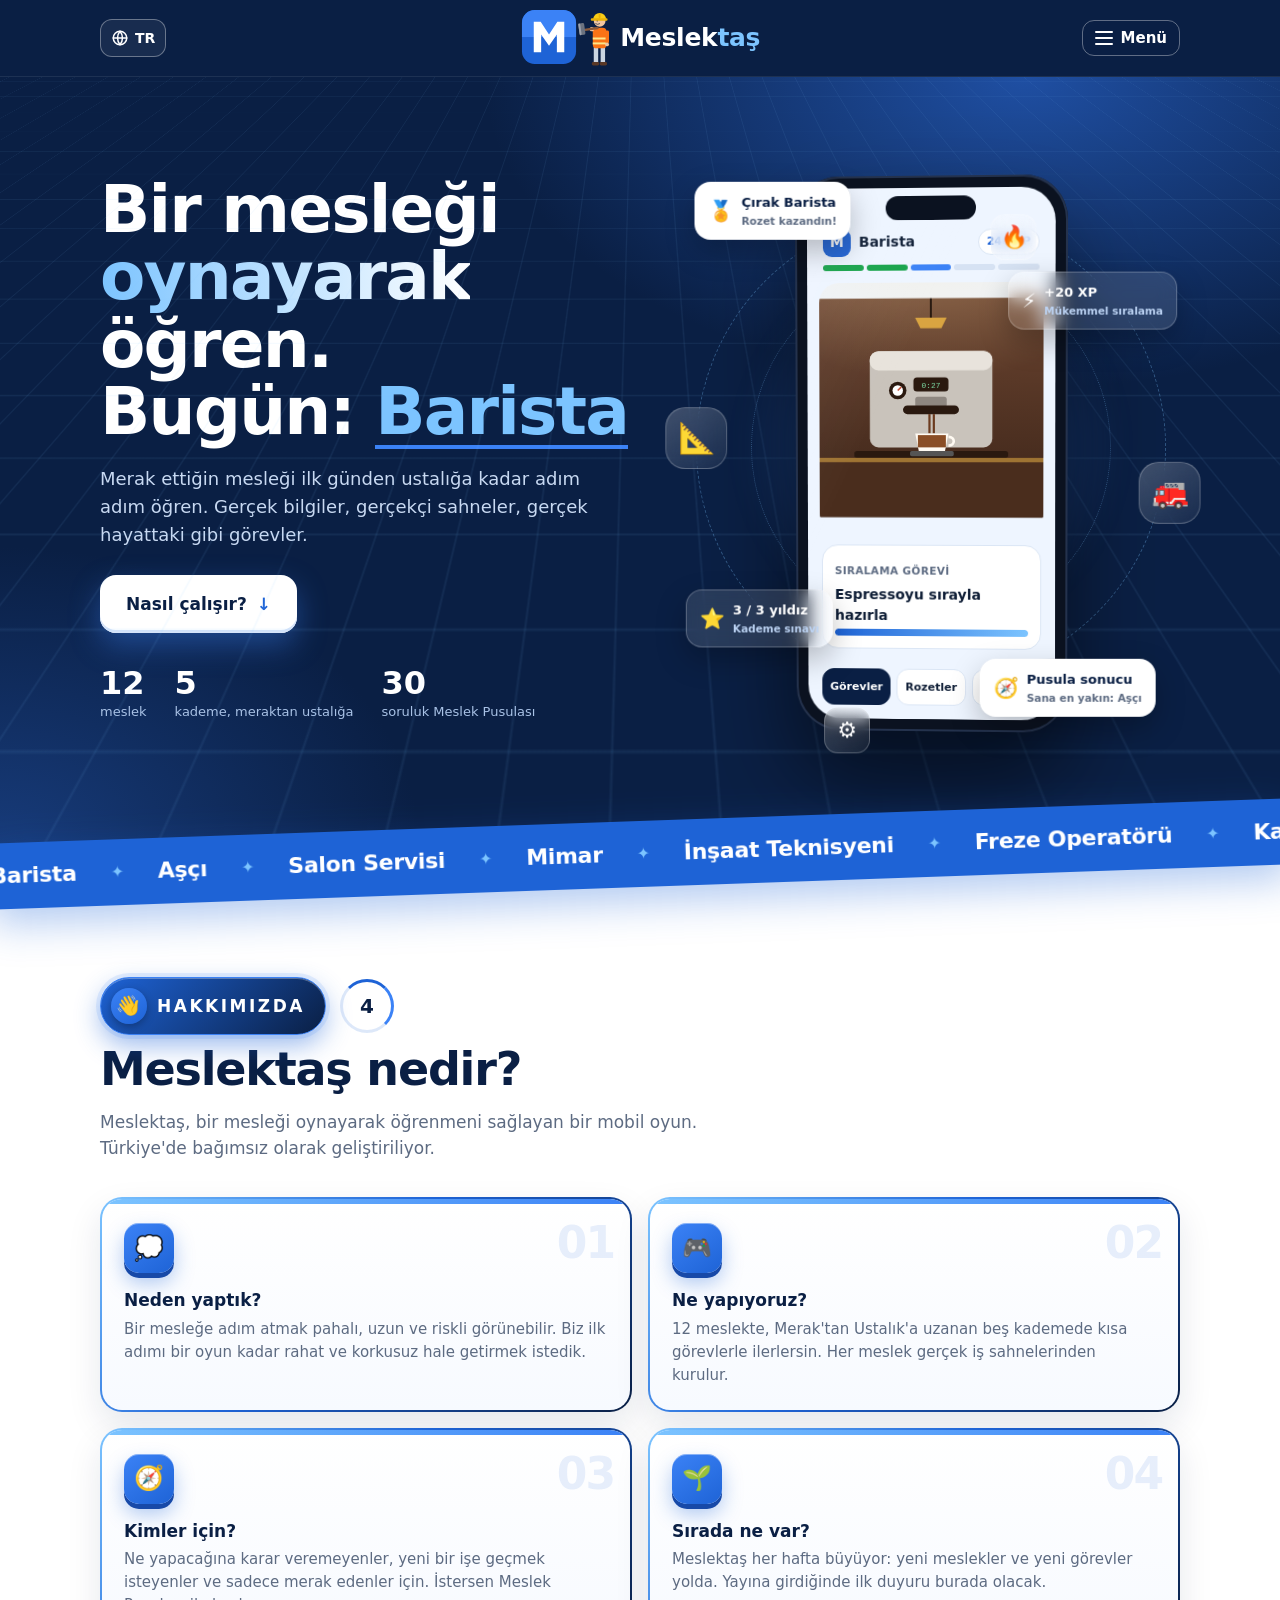
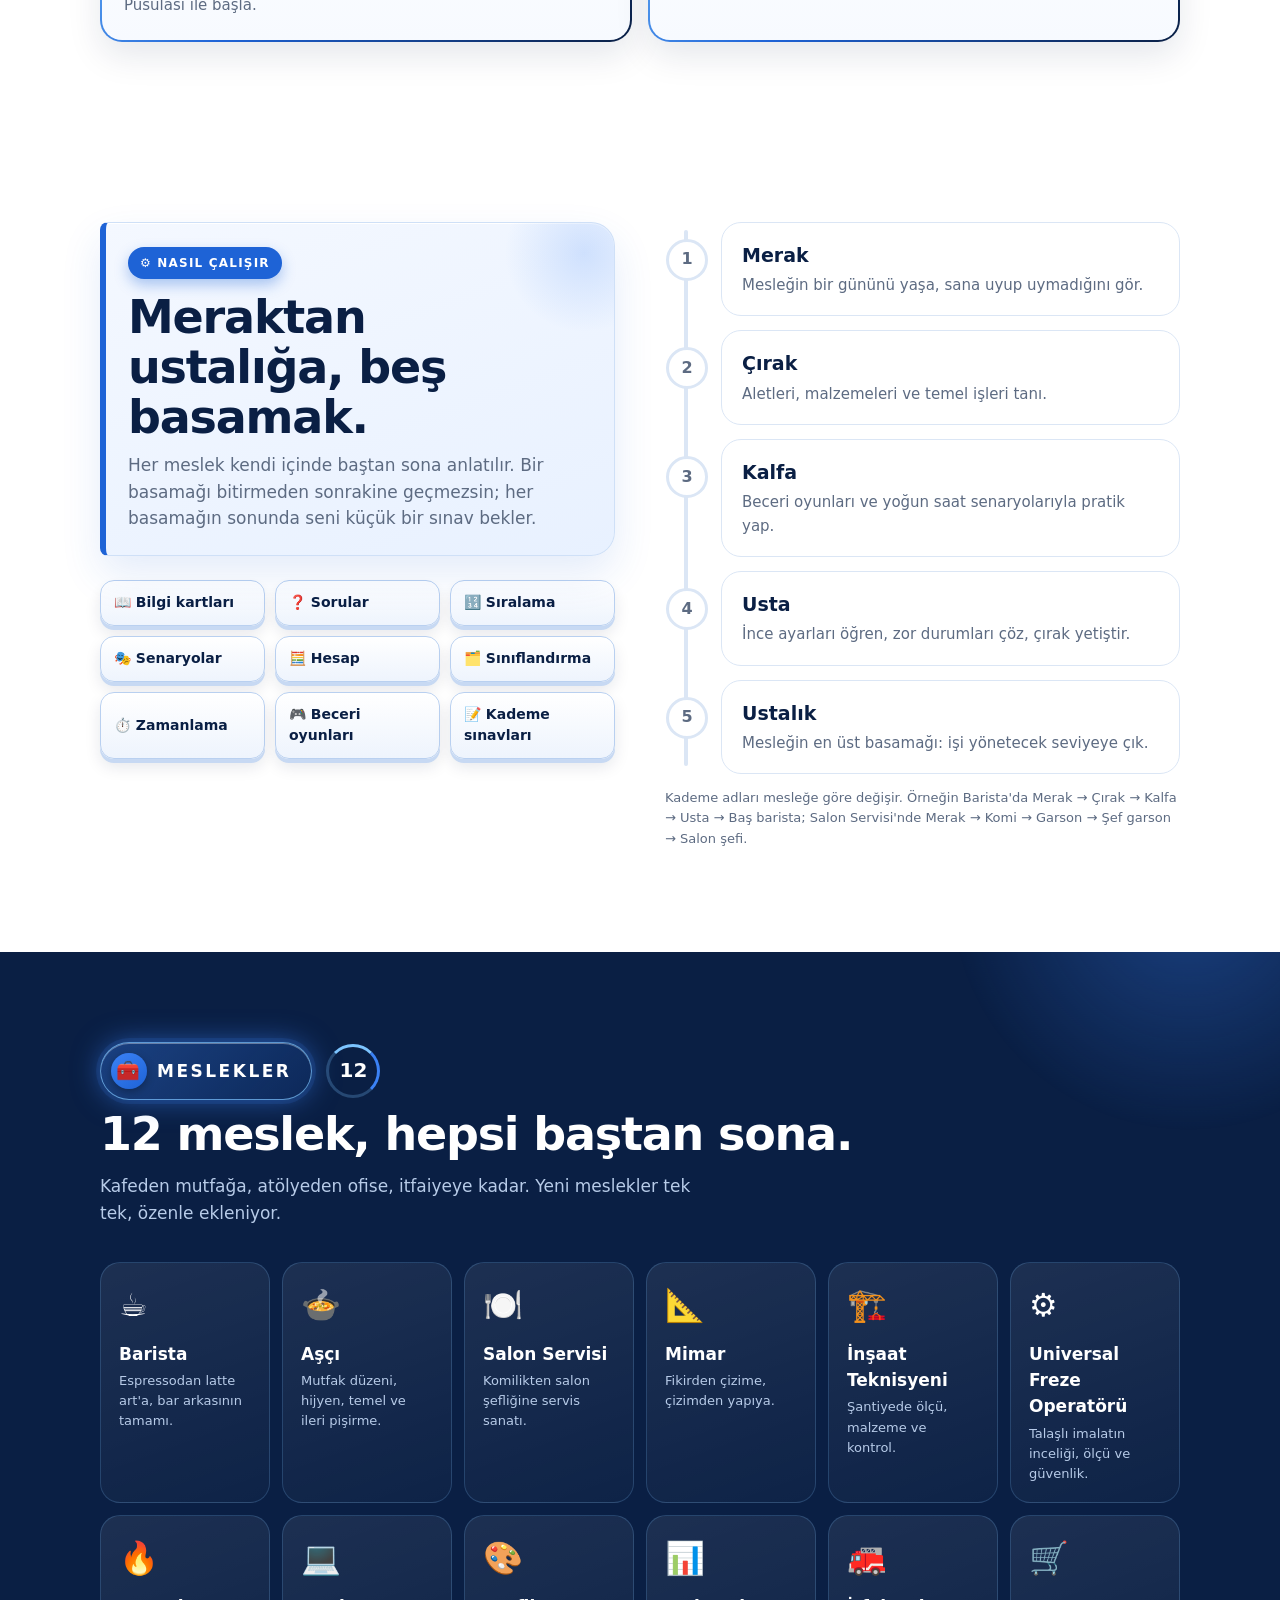
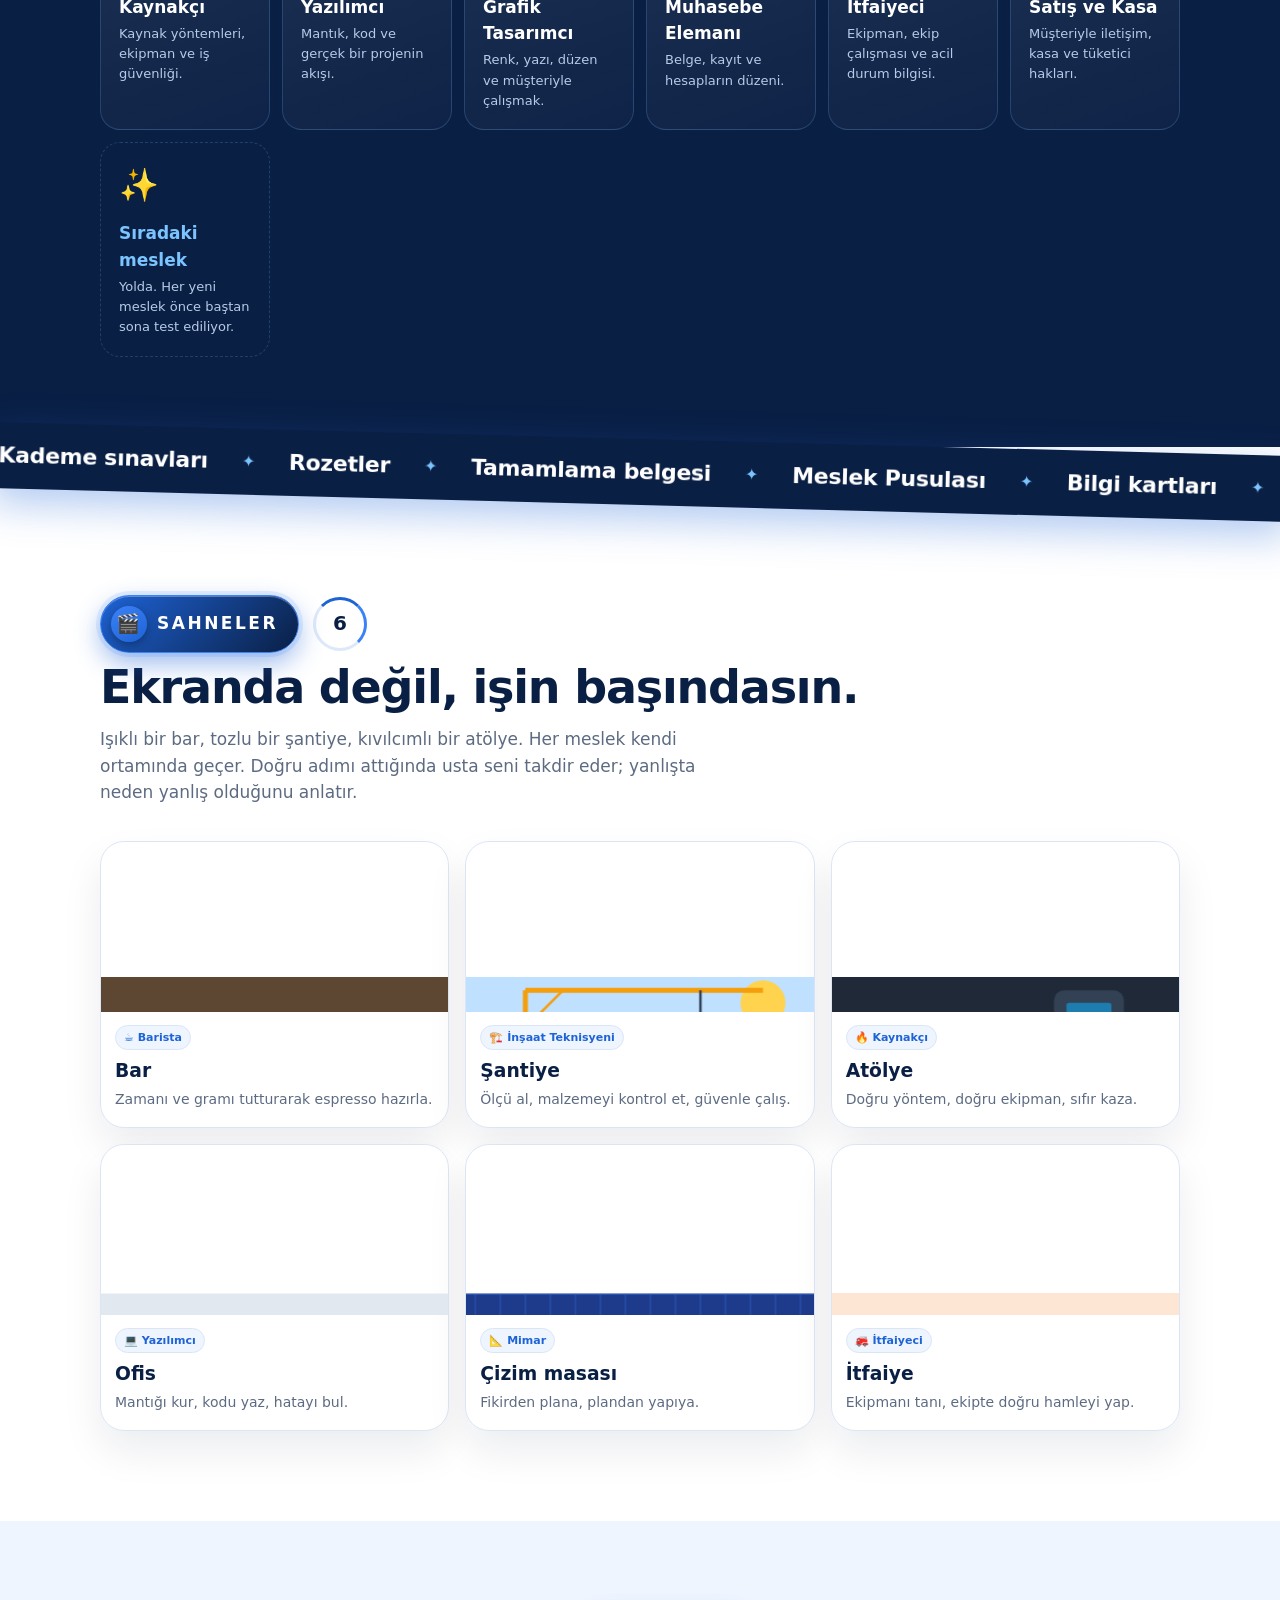
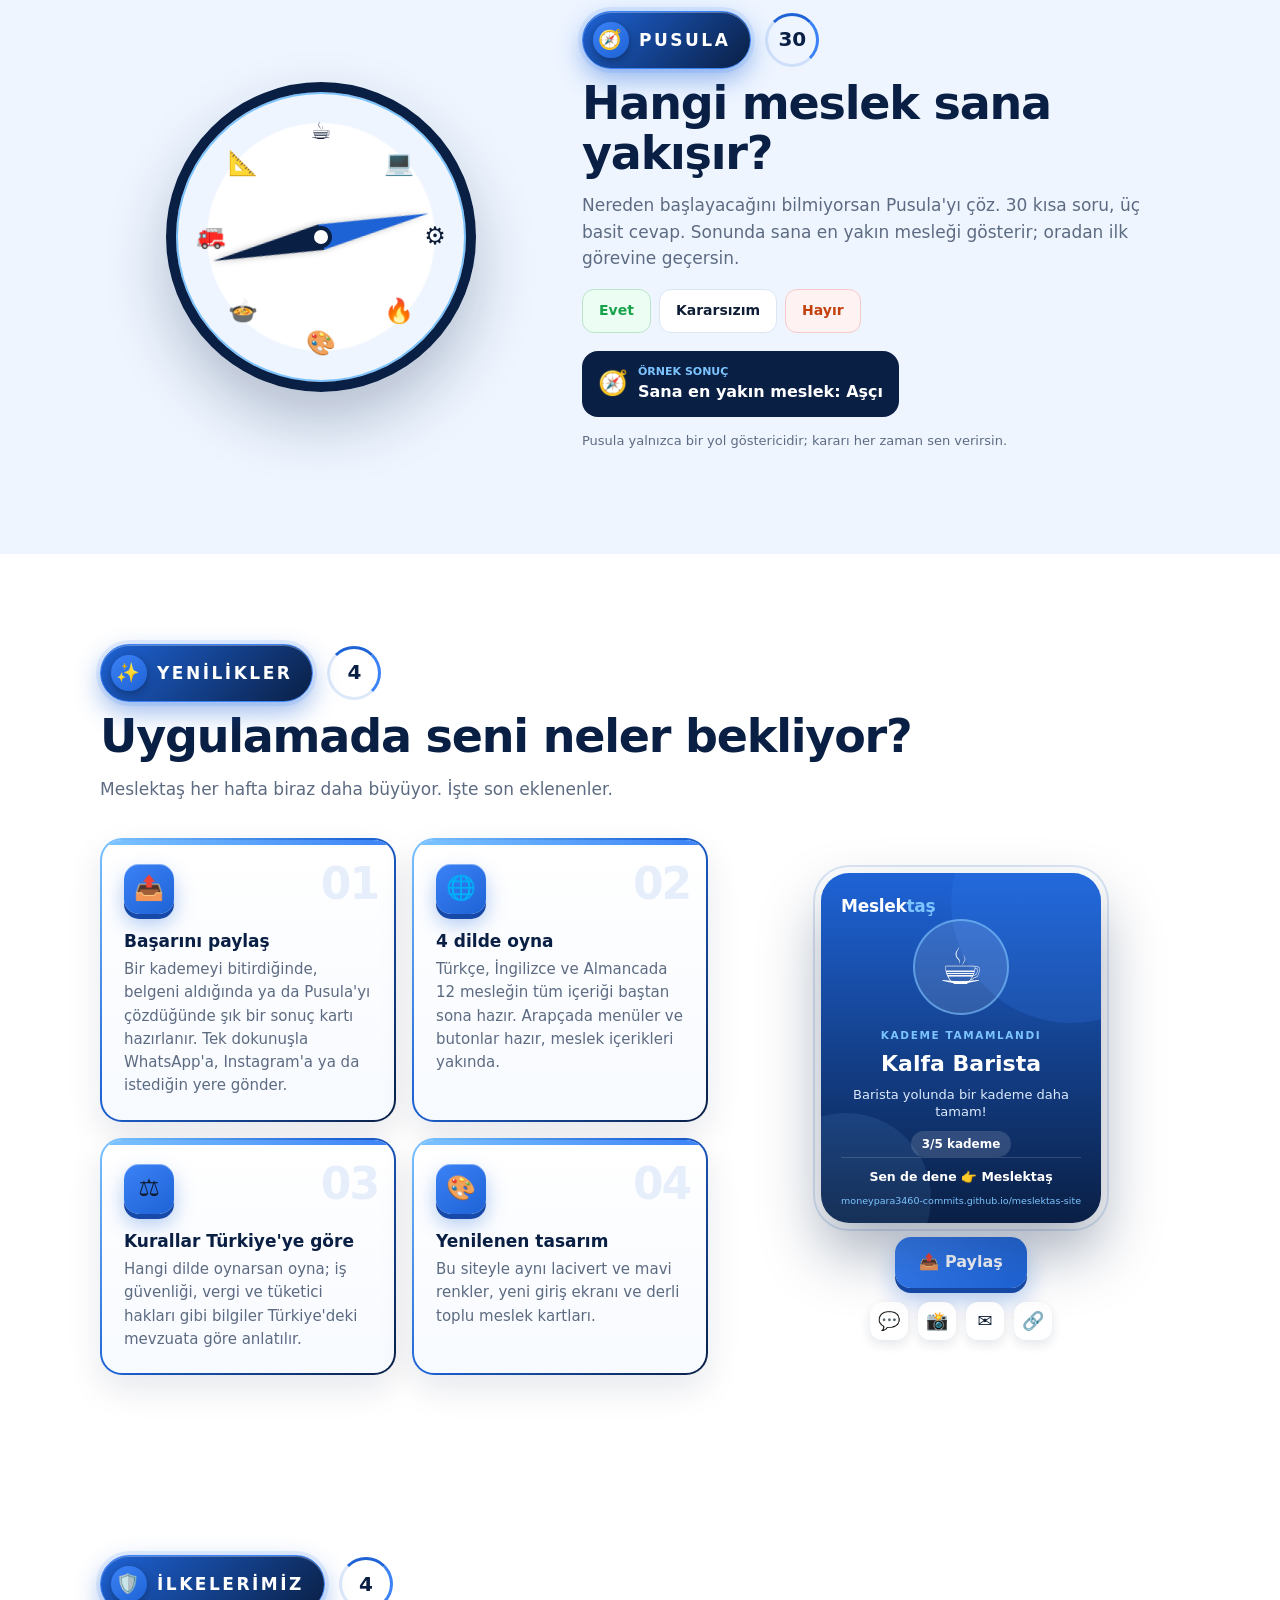
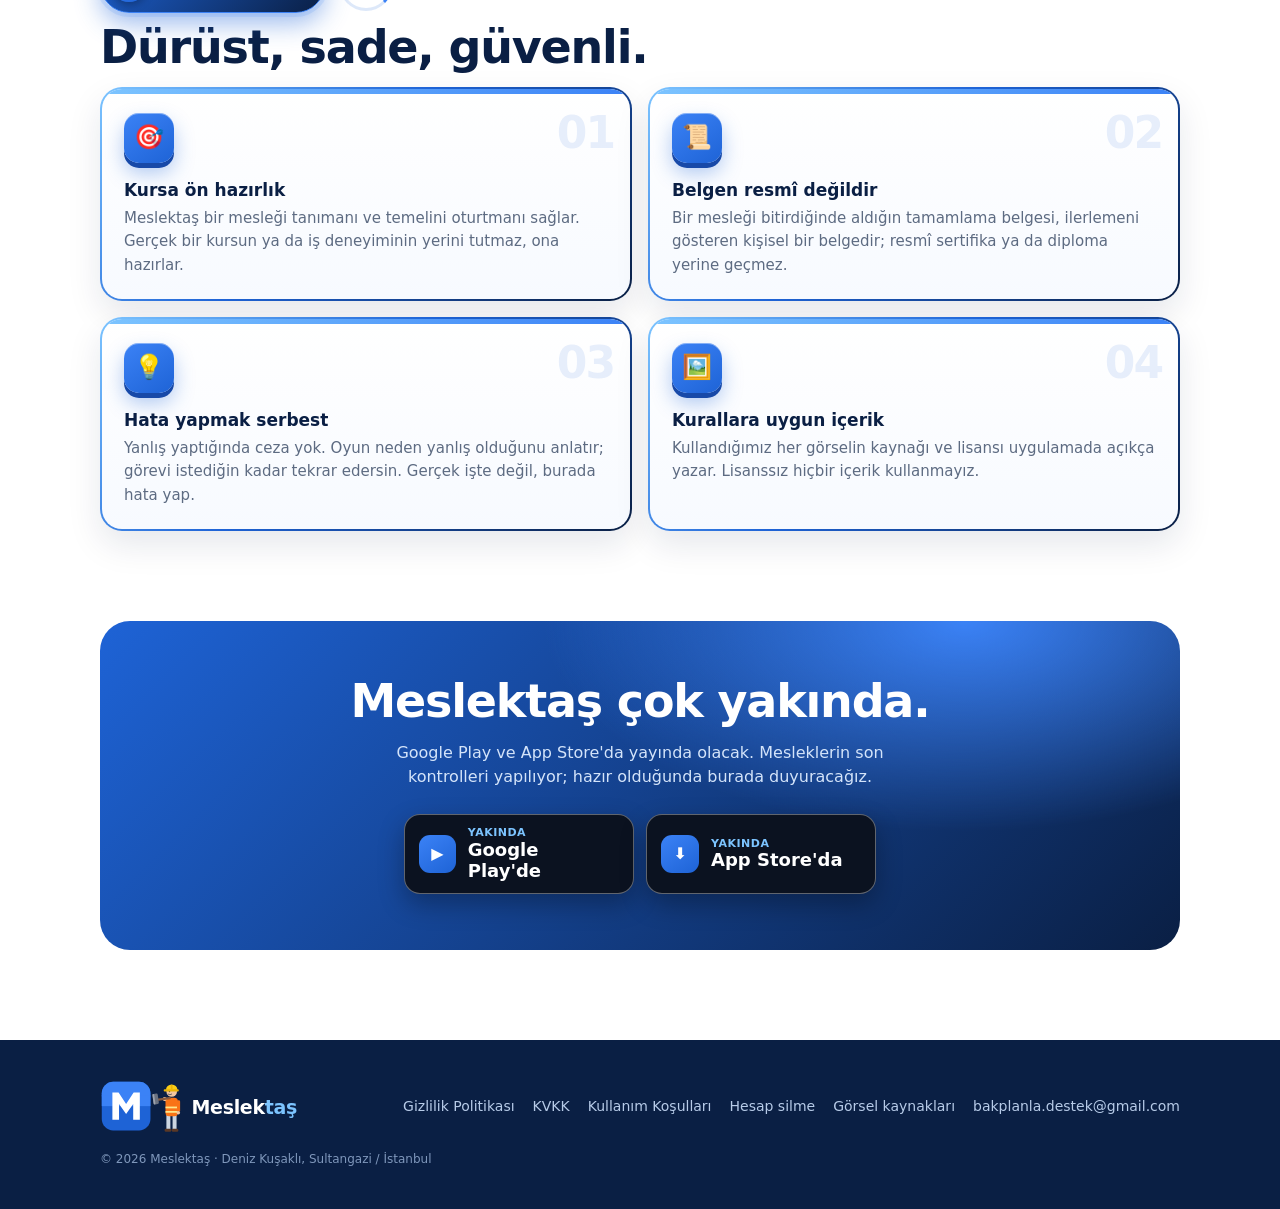
<file: index.html>
<!DOCTYPE html>
<html lang="tr">
<head>
<meta charset="utf-8">
<meta name="viewport" content="width=device-width, initial-scale=1">
<title>Meslektaş — Bir mesleği oynayarak öğren</title>
<meta name="description" content="Meslektaş: merak ettiğin mesleği ilk adımdan ustalığa kadar, gerçek bilgilerle ve oyun gibi öğren.">
<meta name="theme-color" content="#0a1f44">
<style>
:root{
  --lacivert:#0a1f44; --lacivert2:#12305f; --mavi:#1e63d6; --mavi2:#3b82f6; --gok:#7cc4ff;
  --buz:#eef5ff; --beyaz:#fff; --murekkep:#0f1e36; --gri:#5d6b82; --cizgi:#dbe6f5; --yesil:#16a34a;
}
*{box-sizing:border-box;-webkit-tap-highlight-color:transparent}
html{scroll-behavior:smooth}
html,body{overflow-x:hidden}
body{margin:0;background:var(--beyaz);color:var(--murekkep);overflow-x:hidden;
  font-family:system-ui,-apple-system,"Segoe UI",Roboto,"Helvetica Neue",Arial,sans-serif;line-height:1.55}
a{color:inherit}
:focus-visible{outline:3px solid var(--gok);outline-offset:3px;border-radius:6px}
.wrap{max-width:1120px;margin:0 auto;padding:0 20px}

/* ---------- üst çubuk ve menü ---------- */
.ust{background:var(--lacivert);color:#fff;position:sticky;top:0;z-index:50;border-bottom:1px solid rgba(255,255,255,.08)}
.ust .wrap{display:grid;grid-template-columns:1fr auto 1fr;align-items:center;gap:12px;padding-top:8px;padding-bottom:8px}
.ust .logo{grid-column:2;font-size:25px}
.ust nav,.ust .menu-btn{grid-column:3;justify-self:end}
.dil{grid-column:1;justify-self:start;position:relative}
.dil-btn{display:inline-flex;align-items:center;gap:6px;background:rgba(255,255,255,.06);border:1.5px solid rgba(255,255,255,.35);color:#fff;border-radius:12px;padding:9px 10px;font:800 14px system-ui,sans-serif;cursor:pointer}
.dil-btn[aria-expanded="true"]{background:rgba(124,196,255,.18);border-color:var(--gok)}
.dil-menu{position:absolute;top:calc(100% + 8px);left:0;min-width:170px;margin:0;padding:6px;list-style:none;background:#fff;border-radius:14px;box-shadow:0 18px 40px rgba(0,0,0,.28);opacity:0;visibility:hidden;transform:translateY(-6px);transition:opacity .2s,transform .2s,visibility 0s .2s;z-index:60}
.dil-menu.acik{opacity:1;visibility:visible;transform:none;transition:opacity .2s,transform .2s}
.dil-menu button{width:100%;display:flex;justify-content:space-between;align-items:center;gap:10px;background:none;border:0;border-radius:10px;padding:10px 12px;font:600 15px system-ui,sans-serif;color:var(--murekkep);cursor:pointer;text-align:start}
.dil-menu button:hover{background:var(--buz)}
.dil-menu button[aria-checked="true"]{background:var(--mavi);color:#fff}
.dil-menu button small{font-size:11px;font-weight:800;opacity:.6}
html[dir="rtl"] .dil-menu{left:auto;right:0}
html[dir="rtl"] .yol{padding-left:0;padding-right:56px}
html[dir="rtl"] .yol .ray{left:auto;right:19px}
html[dir="rtl"] .basamak .no{left:auto;right:-56px}
html[dir="rtl"] .basamak.yan{transform:translateX(-6px)}
html[dir="rtl"] .baslik-kutu{border-left:1px solid #cfe0f7;border-right:6px solid var(--mavi);border-radius:24px 8px 8px 24px}
html[dir="rtl"] .ilke::after{right:auto;left:16px}
html[dir="rtl"] .isik-rozet{padding:10px 10px 10px 20px;letter-spacing:0}
html[dir="rtl"] .magaza{text-align:right;padding:12px 14px 12px 20px}
@media(max-width:480px){.dil-btn{padding:9px 8px;font-size:13px}.dil-btn svg{width:16px;height:16px}}
.ust .logo-svg{height:60px}
.logo{display:flex;align-items:center;gap:10px;text-decoration:none;font-weight:900;font-size:19px;letter-spacing:-.3px}
.logo i{font-style:normal;width:36px;height:36px;border-radius:11px;display:grid;place-items:center;
  background:linear-gradient(145deg,var(--mavi2),var(--mavi));color:#fff;font-size:19px;box-shadow:0 6px 18px rgba(59,130,246,.45)}
.logo b{color:var(--gok);font-weight:900}
.logo{direction:ltr}
.logo-svg{height:54px;width:auto;display:block;overflow:visible}
.lg-kol{transform-box:view-box;transform-origin:262px 120px;animation:lgvur 1.6s cubic-bezier(.5,0,.2,1) infinite}
@keyframes lgvur{0%,55%{transform:rotate(58deg)}72%{transform:rotate(-4deg)}80%{transform:rotate(2deg)}100%{transform:rotate(58deg)}}
.lg-harf{transform-box:view-box;transform-origin:155px 131px;animation:lgsars 1.6s infinite}
@keyframes lgsars{0%,70%{transform:none}74%{transform:translateX(-5px) rotate(-3deg) scale(.96)}82%{transform:translateX(2px)}88%,100%{transform:none}}
.lg-kiv{opacity:0;transform-box:view-box;transform-origin:224px 134px;animation:lgkiv 1.6s infinite}
@keyframes lgkiv{0%,70%{opacity:0;transform:scale(.3)}74%{opacity:1;transform:scale(1)}90%,100%{opacity:0;transform:scale(1.5)}}
.ust nav{display:flex;gap:22px;font-size:15px;margin-left:auto}
.ust nav a{text-decoration:none;opacity:.85}
.ust nav a:hover{opacity:1;color:var(--gok)}
.menu-btn{display:none;align-items:center;gap:8px;background:transparent;border:1.5px solid rgba(255,255,255,.35);color:#fff;border-radius:12px;padding:8px 12px;font:600 15px system-ui,sans-serif;cursor:pointer}
.menu-btn .cizgi3{position:relative;width:18px;height:2px;background:#fff;border-radius:2px;transition:background .2s}
.menu-btn .cizgi3::before,.menu-btn .cizgi3::after{content:"";position:absolute;left:0;width:18px;height:2px;background:#fff;border-radius:2px;transition:transform .2s}
.menu-btn .cizgi3::before{top:-6px}.menu-btn .cizgi3::after{top:6px}
.menu-btn[aria-expanded="true"] .cizgi3{background:transparent}
.menu-btn[aria-expanded="true"] .cizgi3::before{transform:translateY(6px) rotate(45deg)}
.menu-btn[aria-expanded="true"] .cizgi3::after{transform:translateY(-6px) rotate(-45deg)}
.menu-panel{display:none}
@media (min-width:0px){
  .ust nav{display:none}
  .menu-btn{display:inline-flex}
  .menu-panel{display:block;position:fixed;left:0;right:0;top:var(--ust-h,61px);bottom:0;background:var(--lacivert);color:#fff;overflow-y:auto;padding:8px 20px 32px;transform:translateY(-8px);opacity:0;visibility:hidden;transition:opacity .2s,transform .2s,visibility .2s}
  .menu-panel.acik{opacity:1;transform:none;visibility:visible}
  body.menu-acik{overflow:hidden}
}
.menu-panel ul{list-style:none;margin:0;padding:0}
@media (max-width:480px){.menu-yazi{display:none}.menu-btn{padding:11px 10px}.ust .logo{font-size:23px}.ust .logo-svg{height:56px}}
.menu-panel .ana a{display:flex;justify-content:space-between;align-items:center;padding:15px 0;border-bottom:1px solid rgba(255,255,255,.12);font-weight:800;font-size:24px;text-decoration:none;color:#fff;letter-spacing:-.4px}
.menu-panel .ana a::after{content:"→";color:var(--gok);font-size:20px}
.menu-panel h3{margin:28px 0 10px;font:700 13px system-ui,sans-serif;letter-spacing:.08em;text-transform:uppercase;color:var(--gok)}
.menu-panel .kucuk{display:grid;grid-template-columns:1fr 1fr;gap:4px 16px}
.menu-panel .kucuk a{display:block;padding:8px 0;color:#cfe0f7;text-decoration:none;font-size:16px}
.menu-panel .kucuk small,.menu-panel .iletisim small{font-size:11px;opacity:.6}
.menu-panel .iletisim li{padding:6px 0;color:#cfe0f7}
.menu-panel .iletisim a{color:#fff;font-weight:700;text-decoration:none;word-break:break-all}

/* ---------- giriş ---------- */
.giris{position:relative;overflow:hidden;color:#fff;
  background:radial-gradient(900px 520px at 80% 0%,#1f4fa3 0%,transparent 60%),radial-gradient(700px 500px at 0% 100%,#173b7a 0%,transparent 60%),var(--lacivert)}
.izgara{position:absolute;inset:-40%;background-image:linear-gradient(rgba(124,196,255,.08) 1px,transparent 1px),linear-gradient(90deg,rgba(124,196,255,.08) 1px,transparent 1px);
  background-size:44px 44px;transform:perspective(600px) rotateX(55deg);transform-origin:center 30%;will-change:transform}
.giris .wrap{position:relative;display:grid;grid-template-columns:1.05fr .95fr;gap:30px;align-items:center;padding-top:60px;padding-bottom:90px}
@media(max-width:860px){.giris .wrap{grid-template-columns:1fr;padding-top:36px;padding-bottom:60px;text-align:center}}
.yakinda{display:inline-flex;align-items:center;gap:8px;font-size:13px;font-weight:700;color:var(--gok);
  border:1px solid rgba(124,196,255,.4);background:rgba(124,196,255,.08);padding:6px 12px;border-radius:99px}
.yakinda i{width:8px;height:8px;border-radius:50%;background:var(--gok);animation:nabiz 1.8s infinite}
@keyframes nabiz{0%{box-shadow:0 0 0 0 rgba(124,196,255,.7)}70%{box-shadow:0 0 0 10px rgba(124,196,255,0)}100%{box-shadow:0 0 0 0 rgba(124,196,255,0)}}
.giris h1{font-size:clamp(38px,6.4vw,66px);line-height:1.02;letter-spacing:-1.8px;margin:6px 0 16px;font-weight:900}
.giris h1 em{font-style:normal;background:linear-gradient(90deg,var(--gok),#fff,var(--gok));background-size:200% 100%;-webkit-background-clip:text;background-clip:text;color:transparent;animation:parla 4s linear infinite}
@keyframes parla{to{background-position:-200% 0}}
.donen{display:inline-block;color:var(--gok);border-bottom:4px solid var(--mavi2);transition:opacity .35s,transform .35s}
.donen.cik{opacity:0;transform:translateY(10px) rotateX(60deg)}
.giris p.alt{font-size:18px;color:#c8d9f2;max-width:520px;margin:0 0 26px}
@media(max-width:860px){.giris p.alt{margin-left:auto;margin-right:auto}}
.dugmeler{display:flex;gap:12px;flex-wrap:wrap}
@media(max-width:860px){.dugmeler{justify-content:center}}
.btn{display:inline-flex;align-items:center;gap:10px;padding:14px 20px;border-radius:14px;font-weight:800;text-decoration:none;font-size:15px;border:0;cursor:pointer}
.btn.ana{background:#fff;color:var(--lacivert);box-shadow:0 10px 30px rgba(59,130,246,.35)}
.btn.ana small{display:block;font-size:11px;font-weight:600;opacity:.7}
.btn.cizgi{border:1.5px solid rgba(255,255,255,.3);color:#fff}
.btn.kesfet{background:#fff;color:var(--lacivert);font-size:17px;padding:16px 26px;border-radius:16px;box-shadow:0 12px 30px rgba(59,130,246,.4),inset 0 -3px 0 #d6e4fa}
.ok-asagi{display:inline-block;animation:zipla 1.4s ease-in-out infinite;color:var(--mavi)}
@keyframes zipla{50%{transform:translateY(4px)}}
.btn:active{transform:scale(.97)}
.sayilar{display:flex;gap:28px;margin-top:34px;flex-wrap:wrap}
@media(max-width:860px){.sayilar{justify-content:center}}
.sayilar b{display:block;font-size:32px;color:#fff;line-height:1;font-weight:900}
.sayilar span{font-size:13px;color:#a9c2e6}

/* sahne: telefon + yüzen katmanlar */
.sahne-kutu{position:relative;height:620px;display:flex;justify-content:center;align-items:center;perspective:1100px}
@media(max-width:860px){.sahne-kutu{height:600px;margin-top:10px}}
.hale{position:absolute;width:420px;height:420px;border-radius:50%;background:radial-gradient(circle,rgba(59,130,246,.45),transparent 65%);filter:blur(10px)}
.halka{position:absolute;width:470px;height:470px;border-radius:50%;border:1px dashed rgba(124,196,255,.35);animation:dondur 40s linear infinite}
.halka.h2{width:360px;height:360px;animation-duration:28s;animation-direction:reverse;border-style:dotted}
@keyframes dondur{to{transform:rotate(360deg)}}
.tel{position:relative;width:272px;height:556px;border-radius:44px;background:#0b1220;padding:12px;transform-style:preserve-3d;will-change:transform;
  box-shadow:0 50px 90px rgba(0,0,0,.55),inset 0 0 0 2px #24324d}
.tel::after{content:"";position:absolute;inset:12px;border-radius:34px;pointer-events:none;
  background:linear-gradient(115deg,rgba(255,255,255,.22) 0%,rgba(255,255,255,0) 35%);opacity:var(--parilti,.4)}
.yuzen{position:absolute;z-index:3;will-change:transform;pointer-events:none}
.cip{display:flex;align-items:center;gap:8px;padding:10px 13px;border-radius:16px;font-size:13px;font-weight:800;color:#fff;white-space:nowrap;
  background:rgba(255,255,255,.12);border:1px solid rgba(255,255,255,.25);backdrop-filter:blur(10px);-webkit-backdrop-filter:blur(10px);box-shadow:0 12px 30px rgba(0,0,0,.25)}
.cip .em{font-size:20px}
.cip small{display:block;font-size:10.5px;font-weight:600;color:#bcd3f3}
.cip.beyaz{background:#fff;color:var(--lacivert)}
.cip.beyaz small{color:var(--gri)}
.top{width:62px;height:62px;border-radius:20px;display:grid;place-items:center;font-size:30px;
  background:linear-gradient(145deg,rgba(255,255,255,.22),rgba(255,255,255,.06));border:1px solid rgba(255,255,255,.25);backdrop-filter:blur(8px);-webkit-backdrop-filter:blur(8px)}
.top.k{width:46px;height:46px;font-size:22px;border-radius:14px}

/* telefon ekranı */
.ekran{width:100%;height:100%;border-radius:34px;overflow:hidden;background:var(--buz);color:var(--murekkep);position:relative}
.cent{position:absolute;top:8px;left:50%;transform:translateX(-50%);width:90px;height:24px;background:#0b1220;border-radius:20px;z-index:5}
.e-ust{padding:40px 16px 8px;display:flex;align-items:center;gap:8px}
.e-ust .mini{width:28px;height:28px;border-radius:9px;display:grid;place-items:center;background:var(--mavi);color:#fff;font-weight:900;font-size:14px}
.e-ust b{font-size:14px}
.e-ust .xp{margin-left:auto;font-size:11px;font-weight:800;background:#fff;border:1px solid var(--cizgi);padding:3px 8px;border-radius:99px;color:var(--mavi)}
.e-kademe{display:flex;gap:3px;padding:0 16px 8px}
.e-kademe span{flex:1;height:6px;border-radius:4px;background:#d6e2f3}
.e-kademe span.d{background:var(--yesil)}
.e-kademe span.s{background:var(--mavi2);animation:yanip 1.4s infinite}
@keyframes yanip{50%{opacity:.4}}
.sahneler{position:relative;height:250px;margin:4px 12px;border-radius:20px;overflow:hidden}
.sahne{position:absolute;inset:0;opacity:0;transition:opacity .7s}
.sahne.aktif{opacity:1}
.sahne svg{width:100%;height:100%;display:block}
.e-gorev{margin:12px 14px 0;background:#fff;border:1px solid var(--cizgi);border-radius:16px;padding:12px}
.e-gorev small{font-size:10.5px;color:var(--gri);font-weight:700;letter-spacing:.4px;text-transform:uppercase}
.e-gorev div{font-weight:800;font-size:14px;margin-top:2px}
.e-ilerle{height:7px;background:#e3ecf8;border-radius:5px;margin-top:10px;overflow:hidden}
.e-ilerle i{display:block;height:100%;width:0;background:linear-gradient(90deg,var(--mavi),var(--gok));border-radius:5px}
.e-ilerle i.dol{animation:dol 3.6s ease-out forwards}
@keyframes dol{to{width:100%}}
.arti{position:absolute;right:26px;top:290px;font-weight:900;color:var(--yesil);font-size:18px;opacity:0}
.arti.uc{animation:uc 1.2s ease-out}
@keyframes uc{0%{opacity:0;transform:translateY(10px)}20%{opacity:1}100%{opacity:0;transform:translateY(-30px)}}
.e-alt{position:absolute;bottom:14px;left:14px;right:14px;display:flex;gap:6px}
.e-alt span{flex:1;font-size:11px;text-align:center;padding:9px 0;border-radius:12px;background:#fff;border:1px solid var(--cizgi);font-weight:700}
.e-alt span.s{background:var(--lacivert);color:#fff;border-color:var(--lacivert)}

/* svg sahne animasyonları */
.buhar{animation:buhar 2.6s ease-in-out infinite;opacity:0}
.buhar.b2{animation-delay:.8s}.buhar.b3{animation-delay:1.6s}
@keyframes buhar{0%{opacity:0;transform:translateY(8px)}40%{opacity:.7}100%{opacity:0;transform:translateY(-22px)}}
.akis{animation:akis 2.4s ease-in-out infinite}
@keyframes akis{0%,10%{transform:scaleY(0)}30%,80%{transform:scaleY(1)}100%{transform:scaleY(0)}}
.dolum{animation:dolum 2.4s ease-in-out infinite;transform-origin:center bottom;transform-box:fill-box}
@keyframes dolum{0%,20%{transform:scaleY(.05)}85%,100%{transform:scaleY(1)}}
.alev{animation:alev .5s ease-in-out infinite alternate;transform-origin:center bottom;transform-box:fill-box}
@keyframes alev{to{transform:scaleY(1.25) scaleX(.9)}}
.kasik{animation:kasik 2s ease-in-out infinite;transform-origin:150px 120px}
@keyframes kasik{0%,100%{transform:rotate(-14deg)}50%{transform:rotate(14deg)}}
.tabak{animation:koy 3.2s ease-in-out infinite;opacity:0}
.tabak.t2{animation-delay:.5s}.tabak.t3{animation-delay:1s}.tabak.t4{animation-delay:1.5s}
@keyframes koy{0%{opacity:0;transform:translateY(-14px)}20%,85%{opacity:1;transform:none}100%{opacity:0}}
.isik{animation:isik 4s ease-in-out infinite}
@keyframes isik{50%{opacity:.55}}
.kivilcim{animation:kiv 1s linear infinite;transform-box:fill-box}
@keyframes kiv{0%{opacity:1;transform:translate(0,0)}100%{opacity:0;transform:translate(var(--x),var(--y))}}

/* kayan şerit */
.serit{background:var(--mavi);color:#fff;overflow:hidden;padding:16px 0;transform:rotate(-2deg);margin:-26px -10px 0;position:relative;z-index:4;box-shadow:0 14px 40px rgba(30,99,214,.35)}
.serit.ters{background:var(--lacivert);transform:rotate(1.5deg);margin-top:-8px}
.serit .ic{display:flex;gap:34px;white-space:nowrap;font-weight:900;font-size:22px;letter-spacing:-.3px;will-change:transform}
.serit .ic span{display:flex;align-items:center;gap:34px}
.serit .ic span::after{content:"✦";color:var(--gok);font-size:16px}

/* bölümler */
section{padding:90px 0;position:relative}
@media(max-width:720px){section{padding:64px 0}}
.ust-yazi{font-size:13px;font-weight:800;letter-spacing:1.4px;text-transform:uppercase;color:var(--mavi)}
h2{font-size:clamp(30px,4.4vw,46px);line-height:1.08;letter-spacing:-1.2px;margin:10px 0 14px;color:var(--lacivert)}
.giris-yazi{max-width:620px;color:var(--gri);font-size:17px;margin:0 0 36px}
.gor{opacity:0;transform:translateY(30px);transition:opacity .8s cubic-bezier(.2,.7,.2,1),transform .8s cubic-bezier(.2,.7,.2,1)}
.gor.sol{transform:translateX(-60px) rotate(-3deg)}
.gor.sag{transform:translateX(60px) rotate(3deg)}
.gor.buyu{transform:scale(.85)}
.gor.var{opacity:1;transform:none}

/* kademeler — kaydırdıkça dolan çizgi */
.yol{position:relative;padding-left:56px}
.yol .ray{position:absolute;left:19px;top:8px;bottom:8px;width:4px;border-radius:4px;background:var(--cizgi)}
.yol .ray i{position:absolute;left:0;top:0;width:100%;height:0;border-radius:4px;background:linear-gradient(var(--gok),var(--mavi))}
.basamak{position:relative;background:#fff;border:1px solid var(--cizgi);border-radius:20px;padding:18px 20px;margin-bottom:14px;transition:border-color .4s,box-shadow .4s,transform .4s}
.basamak .no{position:absolute;left:-56px;top:16px;width:42px;height:42px;border-radius:50%;display:grid;place-items:center;font-weight:900;
  background:#fff;color:var(--gri);border:3px solid var(--cizgi);transition:all .4s}
.basamak h3{margin:0 0 4px;font-size:19px;color:var(--lacivert)}
.basamak p{margin:0;font-size:15px;color:var(--gri)}
.basamak.yan{border-color:#b8d3f7;box-shadow:0 14px 30px rgba(30,99,214,.12);transform:translateX(6px)}
.basamak.yan .no{background:var(--mavi);color:#fff;border-color:#cfe0fb;box-shadow:0 0 0 6px rgba(59,130,246,.15)}
.basamak.son.yan{background:var(--lacivert);border-color:var(--lacivert)}
.basamak.son.yan h3{color:#fff}.basamak.son.yan p{color:#bcd3f3}
.iki{display:grid;grid-template-columns:1fr 1fr;gap:50px;align-items:start}
@media(max-width:860px){.iki{grid-template-columns:1fr;gap:30px}}
.yapiskan{position:sticky;top:100px}
@media(max-width:860px){.yapiskan{position:static}}
.not{font-size:13px;color:var(--gri);margin-top:14px}
.baslik-kutu{position:relative;background:linear-gradient(160deg,#f4f8ff,#e8f1ff);border:1px solid #cfe0f7;border-left:6px solid var(--mavi);
  border-radius:8px 24px 24px 8px;padding:24px 22px;box-shadow:0 18px 40px rgba(30,99,214,.12),inset 0 1px 0 #fff;overflow:hidden}
.baslik-kutu::after{content:"";position:absolute;right:-50px;top:-50px;width:160px;height:160px;border-radius:50%;background:radial-gradient(circle,rgba(59,130,246,.18),transparent 70%)}
.baslik-kutu h2{margin:14px 0 10px}
.baslik-kutu p{margin:0;color:var(--gri);font-size:17px}
.rozet-etiket{display:inline-flex;align-items:center;gap:6px;background:var(--mavi);color:#fff;font-size:12px;font-weight:800;letter-spacing:1.2px;text-transform:uppercase;
  padding:7px 12px;border-radius:99px;box-shadow:0 6px 14px rgba(30,99,214,.35)}
.turler{display:flex;flex-wrap:wrap;gap:10px;margin-top:24px}
.turler{display:grid;grid-template-columns:repeat(auto-fill,minmax(150px,1fr));gap:10px}
.turler span{display:flex;align-items:center;gap:8px;background:linear-gradient(#ffffff,#eef4fd);border:1.5px solid #b9d0f0;border-radius:14px;padding:11px 13px;
  font-size:14px;font-weight:700;color:var(--lacivert);box-shadow:0 4px 0 #c7d9f3,0 8px 16px rgba(10,31,68,.10),inset 0 1px 0 #fff;transition:transform .12s,box-shadow .12s}
.turler span:active,.turler span:hover{transform:translateY(3px);box-shadow:0 1px 0 #c7d9f3,0 3px 8px rgba(10,31,68,.10),inset 0 1px 0 #fff}

/* meslekler */
.koyu{background:var(--lacivert);color:#fff;overflow:hidden}
.koyu h2{color:#fff}
.koyu .giris-yazi{color:#b7cbe8}
.koyu .ust-yazi{color:var(--gok)}
.rozet-satir{display:flex;align-items:center;gap:14px;margin-bottom:6px}
.isik-rozet{position:relative;overflow:hidden;display:inline-flex;align-items:center;gap:10px;padding:10px 20px 10px 10px;border-radius:99px;
  background:linear-gradient(135deg,rgba(59,130,246,.35),rgba(30,99,214,.15));border:1.5px solid rgba(124,196,255,.7);
  color:#fff;font-weight:900;font-size:17px;letter-spacing:2.5px;text-transform:uppercase;
  box-shadow:0 0 0 4px rgba(59,130,246,.12),0 0 28px rgba(59,130,246,.55),inset 0 1px 0 rgba(255,255,255,.35)}
.isik-rozet::after{content:"";position:absolute;top:0;bottom:0;width:40%;left:-60%;
  background:linear-gradient(100deg,transparent,rgba(255,255,255,.45),transparent);animation:supur 3.2s ease-in-out infinite}
@keyframes supur{0%,40%{left:-60%}80%,100%{left:130%}}
.ir-ik{width:36px;height:36px;border-radius:50%;display:grid;place-items:center;font-size:19px;background:linear-gradient(145deg,var(--mavi2),var(--mavi));box-shadow:0 3px 8px rgba(0,0,0,.3)}
.isik-rozet.acik{background:linear-gradient(135deg,var(--mavi),var(--lacivert));border-color:var(--mavi2);
  box-shadow:0 0 0 4px rgba(59,130,246,.12),0 10px 26px rgba(30,99,214,.45),inset 0 1px 0 rgba(255,255,255,.3)}
.sayi-halka.acik b{color:var(--lacivert)}
.sayi-halka.acik i{border-color:rgba(30,99,214,.15);border-top-color:var(--mavi);border-right-color:var(--mavi2)}
@media(max-width:480px){.isik-rozet{font-size:15px;letter-spacing:2px;padding:8px 16px 8px 8px}.ir-ik{width:32px;height:32px;font-size:17px}.sayi-halka{width:48px;height:48px}.sayi-halka b{font-size:18px}}
.sayi-halka{position:relative;width:54px;height:54px;display:grid;place-items:center}
.sayi-halka b{font-size:20px;font-weight:900;color:#fff}
.sayi-halka i{position:absolute;inset:0;border-radius:50%;border:3px solid rgba(124,196,255,.25);border-top-color:var(--gok);border-right-color:var(--mavi2);animation:dondur 2.4s linear infinite}
.isik-top{position:absolute;width:520px;height:520px;border-radius:50%;background:radial-gradient(circle,rgba(59,130,246,.35),transparent 65%);top:-120px;right:-160px;will-change:transform;pointer-events:none}
.meslekler{display:grid;grid-template-columns:repeat(auto-fill,minmax(150px,1fr));gap:12px;position:relative}
.meslek{background:linear-gradient(160deg,rgba(255,255,255,.08),rgba(255,255,255,.02));border:1px solid rgba(124,196,255,.2);border-radius:20px;padding:18px;
  transition:transform .3s,border-color .3s,background .3s, opacity .8s}
.meslek:hover{transform:translateY(-6px) rotate(-1deg);border-color:var(--gok);background:linear-gradient(160deg,rgba(59,130,246,.25),rgba(255,255,255,.03))}
.meslek .ik{font-size:32px;display:inline-block;transition:transform .4s}
.meslek:hover .ik{transform:scale(1.2) rotate(-8deg)}
.meslek h3{margin:10px 0 4px;font-size:17px;color:#fff}
.meslek p{margin:0;font-size:13px;color:#b7cbe8}
.meslek.yeni{border-style:dashed;background:transparent}
.meslek.yeni h3{color:var(--gok)}

/* sahneler */
.altili{display:grid;grid-template-columns:repeat(3,1fr);gap:16px}
@media(max-width:860px){.altili{grid-template-columns:1fr 1fr;gap:12px}}
.mtag{display:inline-block;font-size:11px;font-weight:800;color:var(--mavi);background:var(--buz);border:1px solid var(--cizgi);padding:3px 8px;border-radius:99px;margin-bottom:6px}
.vinc{animation:vinc 4s ease-in-out infinite}
@keyframes vinc{0%,100%{transform:translateX(0)}50%{transform:translateX(-60px)}}
.imlec{animation:imlec 1s steps(1) infinite}
@keyframes imlec{50%{opacity:0}}
.ciz{stroke-dasharray:900;stroke-dashoffset:900;animation:ciz 5s ease-in-out infinite}
@keyframes ciz{60%,85%{stroke-dashoffset:0}100%{stroke-dashoffset:0;opacity:0}}
.kalem{offset-path:path("M80 170V80L150 40L220 80V170");animation:kalem 5s ease-in-out infinite}
@keyframes kalem{0%{offset-distance:0%}60%,100%{offset-distance:100%}}
.su{animation:su .6s linear infinite}
@keyframes su{to{stroke-dashoffset:-18}}
.sk{background:#fff;border:1px solid var(--cizgi);border-radius:24px;overflow:hidden;box-shadow:0 20px 40px rgba(10,31,68,.08)}
.sk .pencere{height:170px;overflow:hidden;position:relative}
.sk .pencere svg{position:absolute;left:0;top:-20px;width:100%;height:210px;will-change:transform}
.sk div.y{padding:12px 14px 16px}
@media(max-width:860px){.sk .pencere{height:110px}.sk .pencere svg{top:-15px;height:140px}.sk h3{font-size:16px}.sk p{font-size:12.5px!important;line-height:1.4}.sk{border-radius:18px}}
.sk h3{margin:0 0 4px;color:var(--lacivert)}
.sk p{margin:0;font-size:14px;color:var(--gri)}

/* pusula */
.pusula{display:grid;grid-template-columns:.85fr 1.15fr;gap:40px;align-items:center}
@media(max-width:860px){.pusula{grid-template-columns:1fr}}
.ibre-kutu{display:flex;justify-content:center}
.ibre{width:min(310px,80vw);aspect-ratio:1;border-radius:50%;background:radial-gradient(circle,#fff 0 55%,var(--buz) 56%);
  border:10px solid var(--lacivert);box-shadow:0 30px 60px rgba(10,31,68,.25),inset 0 0 0 2px var(--gok);position:relative}
.ibre .ok{position:absolute;left:50%;top:12%;width:26px;height:76%;margin-left:-13px;will-change:transform;filter:drop-shadow(0 3px 3px rgba(0,0,0,.25))}
.ibre .ok::before{content:"";position:absolute;inset:0;background:linear-gradient(var(--mavi) 50%,var(--lacivert) 50%);clip-path:polygon(50% 0,100% 50%,50% 100%,0 50%)}
.ibre .orta{position:absolute;left:50%;top:50%;width:22px;height:22px;margin:-11px;border-radius:50%;background:#fff;border:4px solid var(--lacivert)}
.ibre .yon{position:absolute;font-size:24px}
.cevap{display:flex;gap:8px;margin:18px 0}
.cevap span{padding:10px 16px;border-radius:12px;font-weight:800;font-size:14px;background:#fff;border:1px solid var(--cizgi)}
.cevap span:first-child{background:#ecfdf3;border-color:#bbe5c9;color:var(--yesil)}
.cevap span:last-child{background:#fef2f2;border-color:#f6caca;color:#c2410c}
.sonuc{display:inline-flex;align-items:center;gap:10px;background:var(--lacivert);color:#fff;border-radius:16px;padding:12px 16px;font-weight:800}
.sonuc small{display:block;font-size:11px;color:var(--gok);font-weight:700}

/* ilkeler */
.ilkeler{display:grid;grid-template-columns:repeat(2,1fr);gap:16px}
@media(max-width:760px){.ilkeler{grid-template-columns:1fr}}
.ilke{position:relative;overflow:hidden;border:2px solid transparent;border-radius:22px;padding:24px 22px 22px;
  background:linear-gradient(#fff,#f7faff) padding-box,linear-gradient(135deg,var(--gok),var(--mavi) 45%,var(--lacivert)) border-box;
  box-shadow:0 14px 34px rgba(10,31,68,.10);transition:transform .3s,box-shadow .3s}
.ilke::before{content:"";position:absolute;left:0;right:0;top:0;height:5px;background:linear-gradient(90deg,var(--gok),var(--mavi2),var(--gok));background-size:200% 100%;animation:parla 3s linear infinite}
.ilke::after{content:attr(data-no);position:absolute;right:16px;top:10px;font-size:44px;font-weight:900;color:var(--mavi);opacity:.10;letter-spacing:-2px}
.ilke:hover{transform:translateY(-4px);box-shadow:0 18px 40px rgba(10,31,68,.1)}
.ilke b{display:block;font-size:17px;color:var(--lacivert);margin-bottom:4px}
.ilke p{margin:0;font-size:15px;color:var(--gri)}
.ilke .ik{width:50px;height:50px;border-radius:15px;display:grid;place-items:center;font-size:24px;margin-bottom:14px;background:linear-gradient(145deg,var(--mavi2),var(--mavi));box-shadow:0 5px 0 #1749a8,0 10px 20px rgba(30,99,214,.35),inset 0 1px 0 rgba(255,255,255,.4)}

/* yenilikler */
.yenilik-izgara{display:grid;grid-template-columns:1.25fr .9fr;gap:34px;align-items:center}
@media(max-width:860px){.yenilik-izgara{grid-template-columns:1fr}}
.yenilik-izgara .ilkeler{grid-template-columns:1fr 1fr}
@media(max-width:560px){.yenilik-izgara .ilkeler{grid-template-columns:1fr}}
.pk-sahne{display:flex;flex-direction:column;align-items:center;gap:14px}
.pk{width:280px;height:350px;border-radius:28px;position:relative;overflow:hidden;padding:20px;color:#fff;display:flex;flex-direction:column;
  background:linear-gradient(180deg,var(--mavi),var(--lacivert));box-shadow:0 30px 60px rgba(10,31,68,.35),0 0 0 6px #fff,0 0 0 8px var(--cizgi);animation:pkSuz 5s ease-in-out infinite}
.pk::before{content:"";position:absolute;width:240px;height:240px;border-radius:50%;background:var(--mavi2);opacity:.2;top:-90px;right:-90px}
.pk::after{content:"";position:absolute;width:170px;height:170px;border-radius:50%;background:var(--gok);opacity:.1;bottom:-60px;left:-60px}
@keyframes pkSuz{0%,100%{transform:translateY(0) rotate(-2deg)}50%{transform:translateY(-10px) rotate(2deg)}}
.pk-logo{font-weight:900;font-size:17px;letter-spacing:-.3px;position:relative;z-index:1}.pk-logo b{color:var(--gok)}
.pk-orta{flex:1;display:flex;flex-direction:column;align-items:center;justify-content:center;text-align:center;position:relative;z-index:1}
.pk-ik{width:96px;height:96px;border-radius:50%;display:grid;place-items:center;font-size:50px;background:rgba(255,255,255,.12);border:2px solid rgba(124,196,255,.6)}
.pk-ust{color:var(--gok);font-weight:900;font-size:10.5px;letter-spacing:1.6px;margin-top:12px}
.pk-bas{font-weight:900;font-size:22px;margin-top:3px}
.pk-alt{color:#dbeafe;font-size:13px;margin-top:5px;line-height:1.35}
.pk-cip{display:inline-block;background:rgba(255,255,255,.14);border-radius:99px;padding:4px 11px;font-weight:800;font-size:12px;margin-top:10px}
.pk-alt-cizgi{border-top:1px solid rgba(255,255,255,.15);padding-top:9px;text-align:center;position:relative;z-index:1}
.pk-alt-cizgi b{display:block;font-size:12.5px}.pk-alt-cizgi small{color:var(--gok);font-size:9.5px}
.pk-paylas{display:inline-flex;align-items:center;gap:8px;background:linear-gradient(145deg,var(--mavi2),var(--mavi));color:#fff;font-weight:900;border-radius:16px;padding:13px 24px;
  box-shadow:0 5px 0 #1749a8,0 12px 24px rgba(30,99,214,.35)}
.pk-uygulamalar{display:flex;gap:10px}
.pk-uygulamalar span{width:38px;height:38px;border-radius:12px;display:grid;place-items:center;font-size:18px;background:#fff;box-shadow:0 4px 12px rgba(10,31,68,.12)}

/* çağrı */
.cagri{background:radial-gradient(600px 300px at 80% 0%,#3b82f6,transparent 70%),linear-gradient(135deg,var(--mavi),var(--lacivert));color:#fff;border-radius:30px;padding:56px 28px;text-align:center;overflow:hidden;position:relative}
.cagri h2{color:#fff;margin-top:0}
.cagri p{color:#d4e4fa;max-width:520px;margin:0 auto 24px}
.magazalar{display:flex;gap:12px;justify-content:center;flex-wrap:wrap}
.magaza{display:inline-flex;align-items:center;gap:12px;text-align:left;background:#0b1220;color:#fff;border:1.5px solid rgba(255,255,255,.35);border-radius:16px;
  padding:12px 20px 12px 14px;width:230px;box-shadow:0 10px 26px rgba(0,0,0,.3);font-weight:800;font-size:18px;line-height:1.15}
.magaza small{display:block;font-size:11px;font-weight:600;color:var(--gok);letter-spacing:.5px;text-transform:uppercase}
.m-ik{width:38px;height:38px;border-radius:11px;display:grid;place-items:center;background:linear-gradient(145deg,var(--mavi2),var(--mavi));font-size:16px}

footer{background:var(--lacivert);color:#b7cbe8;padding:40px 0;font-size:14px}
footer .wrap{display:flex;flex-wrap:wrap;gap:16px 28px;align-items:center}
footer .baglar{display:flex;gap:18px;flex-wrap:wrap;margin-left:auto}
footer a{text-decoration:none}
footer .ac{font-size:12px;color:#7f97bb;width:100%}

/* ilerleme çubuğu */
.ilerleme{position:fixed;top:0;left:0;height:3px;width:0;background:linear-gradient(90deg,var(--gok),var(--mavi2));z-index:60}

@media (prefers-reduced-motion:reduce){*{animation:none!important;transition:none!important}.gor{opacity:1;transform:none}}
</style>
</head>
<body>
<div class="ilerleme" id="ilerleme"></div>

<header class="ust" id="ust">
  <div class="wrap">
    <div class="dil" id="dil">
      <button class="dil-btn" id="dilBtn" type="button" aria-haspopup="true" aria-expanded="false" aria-controls="dilMenu" aria-label="Dil / Language"><svg width="18" height="18" viewBox="0 0 24 24" fill="none" stroke="currentColor" stroke-width="2" stroke-linecap="round" aria-hidden="true"><circle cx="12" cy="12" r="9"/><path d="M3 12h18M12 3a14 14 0 0 1 0 18M12 3a14 14 0 0 0 0 18"/></svg><span id="dilKod">TR</span></button>
      <ul class="dil-menu" id="dilMenu" role="menu">
        <li role="none"><button role="menuitemradio" aria-checked="true" data-dil="tr" lang="tr">Türkçe<small>TR</small></button></li>
        <li role="none"><button role="menuitemradio" aria-checked="false" data-dil="en" lang="en">English<small>EN</small></button></li>
        <li role="none"><button role="menuitemradio" aria-checked="false" data-dil="de" lang="de">Deutsch<small>DE</small></button></li>
        <li role="none"><button role="menuitemradio" aria-checked="false" data-dil="ar" lang="ar" dir="rtl">العربية<small>AR</small></button></li>
      </ul>
    </div>
    <a class="logo" href="#" aria-label="Meslektaş ana sayfa"><svg class="logo-svg" viewBox="96 72 184 122" aria-hidden="true">
<g class="lg-harf"><rect x="100" y="76" width="110" height="110" rx="26" fill="#1e63d6"/><rect x="100" y="76" width="110" height="55" rx="26" fill="#3b82f6"/><rect x="100" y="106" width="110" height="25" fill="#3b82f6"/>
<path d="M124 162V100h14l17 26 17-26h14v62h-15V126l-16 23-16-23v36z" fill="#fff"/></g>
<g class="lg-kiv"><path d="M222 118l4-10M230 126l10-4M230 140l10 5M222 148l3 10" stroke="#ffd34d" stroke-width="3" stroke-linecap="round" fill="none"/></g>
<rect x="246" y="150" width="9" height="34" rx="3" fill="#cbd5e1"/><rect x="260" y="150" width="9" height="34" rx="3" fill="#cbd5e1"/>
<rect x="242" y="182" width="15" height="7" rx="3" fill="#5a3826"/><rect x="258" y="182" width="15" height="7" rx="3" fill="#5a3826"/>
<rect x="244" y="112" width="28" height="42" rx="8" fill="#f97316"/><rect x="244" y="132" width="28" height="4" fill="#fde68a"/><rect x="244" y="142" width="28" height="4" fill="#fde68a"/>
<rect x="270" y="118" width="7" height="26" rx="3" fill="#f97316"/><circle cx="273" cy="146" r="4" fill="#f1c6a0"/>
<circle cx="258" cy="98" r="12" fill="#f1c6a0"/><circle cx="253" cy="98" r="1.6" fill="#24324d"/><path d="M250 104q4 3 8 0" stroke="#24324d" stroke-width="1.5" fill="none" stroke-linecap="round"/>
<path d="M245 95a13 13 0 0 1 26 0z" fill="#facc15"/><rect x="240" y="93" width="34" height="5" rx="2" fill="#eab308"/><rect x="256" y="83" width="4" height="10" rx="2" fill="#eab308"/>
<g class="lg-kol"><path d="M262 120L244 116" stroke="#f97316" stroke-width="7" stroke-linecap="round" fill="none"/><circle cx="242" cy="115" r="4.5" fill="#f1c6a0"/>
<g transform="rotate(-8 242 115)"><rect x="226" y="112" width="30" height="5" rx="2" fill="#8a5a3c"/><rect x="216" y="100" width="12" height="24" rx="3" fill="#6b7280"/><rect x="216" y="100" width="4" height="24" rx="2" fill="#9ca3af"/></g></g>
</svg><span>Meslek<b>taş</b></span></a>
    <nav aria-label="Sayfa bölümleri">
      <a href="#hakkimizda">Hakkımızda</a>
      <a href="#nasil">Nasıl çalışır</a>
      <a href="#meslekler">Meslekler</a>
      <a href="#sahneler">Sahneler</a>
      <a href="#pusula">Meslek Pusulası</a>
      <a href="#ilkeler">İlkelerimiz</a>
    </nav>
    <button aria-controls="menuPanel" aria-expanded="false" aria-label="Menüyü aç" class="menu-btn" id="menuBtn" type="button"><span aria-hidden="true" class="cizgi3"></span><span class="menu-yazi">Menü</span></button>
  </div>
  <div class="menu-panel" id="menuPanel">
    <ul class="ana">
      <li><a href="#hakkimizda">Hakkımızda</a></li>
      <li><a href="#nasil">Nasıl çalışır</a></li>
      <li><a href="#meslekler">Meslekler</a></li>
      <li><a href="#sahneler">Sahneler</a></li>
      <li><a href="#pusula">Meslek Pusulası</a></li>
      <li><a href="#yenilikler">Yenilikler</a></li>
      <li><a href="#ilkeler">İlkelerimiz</a></li>
    </ul>
    <h3>Yasal</h3>
    <ul class="kucuk">
      <li><a href="gizlilik.html">Gizlilik Politikası</a></li>
      <li><a href="kvkk.html">KVKK</a></li>
      <li><a href="kullanim-kosullari.html">Kullanım Koşulları</a></li>
      <li><a href="hesap-silme.html">Hesap silme</a></li>
      <li><a href="gorsel-kaynaklari.html">Görsel kaynakları</a></li>
    </ul>
    <h3>İletişim</h3>
    <ul class="iletisim">
      <li><span>Destek e-postası</span><br><a href="mailto:bakplanla.destek@gmail.com">bakplanla.destek@gmail.com</a></li>
    </ul>
  </div>
</header>

<main>
<section class="giris" style="padding:0">
  <div class="izgara" id="izgara"></div>
  <div class="wrap">
    <div>
            <h1>Bir mesleği <em>oynayarak</em> öğren.<br>Bugün: <span class="donen" id="donen">Barista</span></h1>
      <p class="alt">Merak ettiğin mesleği ilk günden ustalığa kadar adım adım öğren. Gerçek bilgiler, gerçekçi sahneler, gerçek hayattaki gibi görevler.</p>
      <div class="dugmeler">
        <a class="btn kesfet" href="#nasil">Nasıl çalışır? <span class="ok-asagi">↓</span></a>
      </div>
      <div class="sayilar">
        <div><b data-say="12">0</b><span>meslek</span></div>
        <div><b data-say="5">0</b><span>kademe, meraktan ustalığa</span></div>
        <div><b data-say="30">0</b><span>soruluk Meslek Pusulası</span></div>
      </div>
    </div>

    <div class="sahne-kutu" id="sahneKutu" aria-hidden="true">
      <div class="hale"></div><div class="halka"></div><div class="halka h2"></div>

      <div class="yuzen" data-d="1.6" style="top:7%;left:2%"><div class="cip beyaz"><span class="em">🏅</span><span>Çırak Barista<small>Rozet kazandın!</small></span></div></div>
      <div class="yuzen" data-d="-1.3" style="top:22%;right:0"><div class="cip"><span class="em">⚡</span><span>+20 XP<small>Mükemmel sıralama</small></span></div></div>
      <div class="yuzen" data-d="2.2" style="bottom:18%;left:0"><div class="cip"><span class="em">⭐</span><span>3 / 3 yıldız<small>Kademe sınavı</small></span></div></div>
      <div class="yuzen" data-d="-2" style="bottom:6%;right:4%"><div class="cip beyaz"><span class="em">🧭</span><span>Pusula sonucu<small>Sana en yakın: Aşçı</small></span></div></div>
      <div class="yuzen" data-d="3" style="top:12%;right:30%"><div class="top k">🔥</div></div>
      <div class="yuzen" data-d="-2.6" style="top:44%;left:-2%"><div class="top">📐</div></div>
      <div class="yuzen" data-d="2.6" style="top:52%;right:-3%"><div class="top">🚒</div></div>
      <div class="yuzen" data-d="-3.2" style="bottom:0;left:30%"><div class="top k">⚙️</div></div>

      <div class="tel" id="tel">
        <div class="ekran">
          <div class="cent"></div>
          <div class="e-ust"><div class="mini">M</div><b id="eMeslek">Barista</b><span class="xp" id="eXp">240 XP</span></div>
          <div class="e-kademe"><span class="d"></span><span class="d"></span><span class="s"></span><span></span><span></span></div>
          <div class="sahneler">
            <div class="sahne aktif">
              <svg viewBox="0 0 256 250">
                <defs><linearGradient id="dv" x1="0" y1="0" x2="0" y2="1"><stop offset="0" stop-color="#6b4430"/><stop offset="1" stop-color="#3b2418"/></linearGradient>
                <radialGradient id="ls" cx=".5" cy="0" r=".9"><stop offset="0" stop-color="#ffe2a8"/><stop offset="1" stop-color="#ffe2a8" stop-opacity="0"/></radialGradient></defs>
                <rect width="256" height="250" fill="url(#dv)"/>
                <ellipse class="isik" cx="128" cy="0" rx="150" ry="120" fill="url(#ls)" opacity=".35"/>
                <line x1="128" y1="0" x2="128" y2="22" stroke="#1d120b" stroke-width="2"/><path d="M110 22h36l-6 12h-24z" fill="#d9a441"/>
                <rect x="58" y="60" width="140" height="110" rx="10" fill="#c9c3bb"/><rect x="58" y="60" width="140" height="22" rx="10" fill="#e8e3dc"/>
                <circle cx="90" cy="105" r="10" fill="#2a190f"/><circle cx="90" cy="105" r="6" fill="#fff"/><line x1="90" y1="105" x2="94" y2="101" stroke="#c8553d" stroke-width="2"/>
                <rect x="108" y="90" width="40" height="16" rx="4" fill="#2a190f"/><text x="128" y="102" font-size="9" fill="#7fe0a8" text-anchor="middle" font-family="monospace">0:27</text>
                <rect x="110" y="112" width="36" height="12" rx="3" fill="#8e8780"/><rect x="96" y="122" width="64" height="10" rx="5" fill="#2a190f"/>
                <rect class="akis" x="125" y="132" width="2.5" height="22" fill="#6b3a1e" style="transform-origin:126px 132px"/>
                <rect class="akis" x="130" y="132" width="2.5" height="22" fill="#6b3a1e" style="transform-origin:131px 132px;animation-delay:.1s"/>
                <path d="M110 154h38l-4 20h-30z" fill="#fffaf2"/><rect class="dolum" x="113" y="156" width="32" height="14" fill="#8a4e26"/>
                <path d="M148 158c8 0 8 10 0 10" stroke="#fffaf2" stroke-width="3" fill="none"/>
                <rect x="40" y="174" width="176" height="8" rx="3" fill="#2a190f"/><rect x="0" y="182" width="256" height="68" fill="#4a2d1d"/>
                <rect x="0" y="182" width="256" height="5" fill="#d9a441" opacity=".6"/><rect x="104" y="174" width="50" height="6" rx="2" fill="#555"/>
                <path class="buhar" d="M122 150c-4-6 4-8 0-14" stroke="#fff" stroke-width="2" fill="none"/><path class="buhar b2" d="M134 150c-4-6 4-8 0-14" stroke="#fff" stroke-width="2" fill="none"/>
              </svg>
            </div>
            <div class="sahne">
              <svg viewBox="0 0 256 250">
                <rect width="256" height="250" fill="#e9e4dc"/>
                <g fill="#fff" stroke="#d8d1c6"><rect x="0" y="0" width="64" height="40"/><rect x="64" y="0" width="64" height="40"/><rect x="128" y="0" width="64" height="40"/><rect x="192" y="0" width="64" height="40"/></g>
                <rect x="20" y="10" width="216" height="30" rx="4" fill="#9aa0a6"/><rect x="30" y="40" width="196" height="8" fill="#7d838a"/>
                <path class="buhar" d="M110 92c-6-8 6-12 0-22" stroke="#fff" stroke-width="3" fill="none"/><path class="buhar b2" d="M130 92c-6-8 6-12 0-22" stroke="#fff" stroke-width="3" fill="none"/><path class="buhar b3" d="M150 92c-6-8 6-12 0-22" stroke="#fff" stroke-width="3" fill="none"/>
                <g class="kasik"><rect x="148" y="60" width="5" height="64" rx="2" fill="#b98a52"/></g>
                <rect x="84" y="98" width="88" height="62" rx="8" fill="#5f6870"/><ellipse cx="128" cy="100" rx="44" ry="9" fill="#e0912f"/>
                <ellipse cx="128" cy="100" rx="44" ry="9" fill="none" stroke="#4c545b" stroke-width="3"/>
                <rect x="66" y="108" width="20" height="7" rx="3" fill="#4c545b"/><rect x="170" y="108" width="20" height="7" rx="3" fill="#4c545b"/>
                <rect x="40" y="160" width="176" height="14" rx="4" fill="#2b2b2b"/>
                <path class="alev" d="M100 160q4-12 8 0z" fill="#3d8bff"/><path class="alev" d="M118 160q4-14 8 0z" fill="#3d8bff" style="animation-delay:.15s"/>
                <path class="alev" d="M136 160q4-12 8 0z" fill="#3d8bff" style="animation-delay:.3s"/><path class="alev" d="M152 160q4-10 8 0z" fill="#3d8bff" style="animation-delay:.1s"/>
                <rect x="0" y="174" width="256" height="76" fill="#c0c5ca"/><rect x="0" y="174" width="256" height="6" fill="#dfe3e6"/>
                <rect x="198" y="128" width="40" height="32" rx="4" fill="#fff"/><text x="218" y="148" font-size="11" text-anchor="middle" fill="#c8553d" font-weight="700">180°</text>
              </svg>
            </div>
            <div class="sahne">
              <svg viewBox="0 0 256 250">
                <rect width="256" height="250" fill="#8a5a3c"/>
                <g stroke="#7a4e33" stroke-width="2"><line x1="0" y1="40" x2="256" y2="40"/><line x1="0" y1="80" x2="256" y2="80"/><line x1="0" y1="120" x2="256" y2="120"/><line x1="0" y1="160" x2="256" y2="160"/><line x1="0" y1="200" x2="256" y2="200"/></g>
                <rect x="38" y="35" width="180" height="180" rx="10" fill="#fffaf2" stroke="#e6dccd" stroke-width="4"/>
                <circle cx="128" cy="125" r="14" fill="#d9a441" opacity=".8"/><circle cx="128" cy="125" r="6" fill="#fff3d0"/>
                <g class="tabak"><circle cx="128" cy="69" r="20" fill="#fff" stroke="#d8cfc2" stroke-width="2"/><rect x="100" y="57" width="3" height="24" rx="1" fill="#9a9a9a"/><rect x="153" y="57" width="3" height="24" rx="1" fill="#9a9a9a"/></g>
                <g class="tabak t2"><circle cx="128" cy="181" r="20" fill="#fff" stroke="#d8cfc2" stroke-width="2"/><rect x="100" y="169" width="3" height="24" rx="1" fill="#9a9a9a"/><rect x="153" y="169" width="3" height="24" rx="1" fill="#9a9a9a"/></g>
                <g class="tabak t3"><circle cx="72" cy="125" r="20" fill="#fff" stroke="#d8cfc2" stroke-width="2"/></g>
                <g class="tabak t4"><circle cx="184" cy="125" r="20" fill="#fff" stroke="#d8cfc2" stroke-width="2"/></g>
                <g fill="#5a3826"><rect x="108" y="11" width="40" height="18" rx="6"/><rect x="108" y="221" width="40" height="18" rx="6"/><rect x="12" y="105" width="18" height="40" rx="6"/><rect x="226" y="105" width="18" height="40" rx="6"/></g>
              </svg>
            </div>
          </div>
          <div class="e-gorev"><small id="eTur">Sıralama görevi</small><div id="eGorev">Espressoyu sırayla hazırla</div><div class="e-ilerle"><i id="eBar" class="dol"></i></div></div>
          <div class="arti" id="arti">+20 XP</div>
          <div class="e-alt"><span class="s">Görevler</span><span>Rozetler</span><span>Pusula</span></div>
        </div>
      </div>
    </div>
  </div>
</section>

<div class="serit"><div class="ic" data-yon="-1"><span>Barista</span><span>Aşçı</span><span>Salon Servisi</span><span>Mimar</span><span>İnşaat Teknisyeni</span><span>Freze Operatörü</span><span>Kaynakçı</span><span>Yazılımcı</span><span>Grafik Tasarımcı</span><span>Muhasebe Elemanı</span><span>İtfaiyeci</span><span>Barista</span><span>Aşçı</span><span>Salon Servisi</span><span>Mimar</span></div></div>

<section id="hakkimizda">
  <div class="wrap">
    <div class="rozet-satir gor"><span class="isik-rozet acik"><span class="ir-ik">👋</span>Hakkımızda</span><span class="sayi-halka acik"><b>4</b><i></i></span></div>
    <h2 class="gor">Meslektaş nedir?</h2>
    <p class="giris-yazi gor">Meslektaş, bir mesleği oynayarak öğrenmeni sağlayan bir mobil oyun. Türkiye'de bağımsız olarak geliştiriliyor.</p>
    <div class="ilkeler">
      <div class="ilke gor sol" data-no="01"><span class="ik">💭</span><b>Neden yaptık?</b><p>Bir mesleğe adım atmak pahalı, uzun ve riskli görünebilir. Biz ilk adımı bir oyun kadar rahat ve korkusuz hale getirmek istedik.</p></div>
      <div class="ilke gor sag" data-no="02"><span class="ik">🎮</span><b>Ne yapıyoruz?</b><p>12 meslekte, Merak'tan Ustalık'a uzanan beş kademede kısa görevlerle ilerlersin. Her meslek gerçek iş sahnelerinden kurulur.</p></div>
      <div class="ilke gor sol" data-no="03"><span class="ik">🧭</span><b>Kimler için?</b><p>Ne yapacağına karar veremeyenler, yeni bir işe geçmek isteyenler ve sadece merak edenler için. İstersen Meslek Pusulası ile başla.</p></div>
      <div class="ilke gor sag" data-no="04"><span class="ik">🌱</span><b>Sırada ne var?</b><p>Meslektaş her hafta büyüyor: yeni meslekler ve yeni görevler yolda. Yayına girdiğinde ilk duyuru burada olacak.</p></div>
    </div>
  </div>
</section>

<section id="nasil">
  <div class="wrap iki">
    <div class="yapiskan">
      <div class="baslik-kutu gor">
        <span class="rozet-etiket">⚙️ Nasıl çalışır</span>
        <h2>Meraktan ustalığa, beş basamak.</h2>
        <p>Her meslek kendi içinde baştan sona anlatılır. Bir basamağı bitirmeden sonrakine geçmezsin; her basamağın sonunda seni küçük bir sınav bekler.</p>
      </div>
      <div class="turler gor">
        <span>📖 Bilgi kartları</span><span>❓ Sorular</span><span>🔢 Sıralama</span><span>🎭 Senaryolar</span>
        <span>🧮 Hesap</span><span>🗂️ Sınıflandırma</span><span>⏱️ Zamanlama</span><span>🎮 Beceri oyunları</span><span>📝 Kademe sınavları</span>
      </div>
    </div>
    <div>
      <div class="yol" id="yol">
        <div class="ray"><i id="rayDolu"></i></div>
        <div class="basamak"><div class="no">1</div><h3>Merak</h3><p>Mesleğin bir gününü yaşa, sana uyup uymadığını gör.</p></div>
        <div class="basamak"><div class="no">2</div><h3>Çırak</h3><p>Aletleri, malzemeleri ve temel işleri tanı.</p></div>
        <div class="basamak"><div class="no">3</div><h3>Kalfa</h3><p>Beceri oyunları ve yoğun saat senaryolarıyla pratik yap.</p></div>
        <div class="basamak"><div class="no">4</div><h3>Usta</h3><p>İnce ayarları öğren, zor durumları çöz, çırak yetiştir.</p></div>
        <div class="basamak son"><div class="no">5</div><h3>Ustalık</h3><p>Mesleğin en üst basamağı: işi yönetecek seviyeye çık.</p></div>
      </div>
      <p class="not">Kademe adları mesleğe göre değişir. Örneğin Barista'da Merak → Çırak → Kalfa → Usta → Baş barista; Salon Servisi'nde Merak → Komi → Garson → Şef garson → Salon şefi.</p>
    </div>
  </div>
</section>

<section class="koyu" id="meslekler">
  <div class="isik-top" id="isikTop"></div>
  <div class="wrap">
    <div class="rozet-satir gor">
      <span class="isik-rozet"><span class="ir-ik">🧰</span>Meslekler</span>
      <span class="sayi-halka"><b>12</b><i></i></span>
    </div>
    <h2 class="gor">12 meslek, hepsi baştan sona.</h2>
    <p class="giris-yazi gor">Kafeden mutfağa, atölyeden ofise, itfaiyeye kadar. Yeni meslekler tek tek, özenle ekleniyor.</p>
    <div class="meslekler">
      <div class="meslek gor sol"><div class="ik">☕</div><h3>Barista</h3><p>Espressodan latte art'a, bar arkasının tamamı.</p></div>
      <div class="meslek gor sag"><div class="ik">🍲</div><h3>Aşçı</h3><p>Mutfak düzeni, hijyen, temel ve ileri pişirme.</p></div>
      <div class="meslek gor sol"><div class="ik">🍽️</div><h3>Salon Servisi</h3><p>Komilikten salon şefliğine servis sanatı.</p></div>
      <div class="meslek gor sag"><div class="ik">📐</div><h3>Mimar</h3><p>Fikirden çizime, çizimden yapıya.</p></div>
      <div class="meslek gor sol"><div class="ik">🏗️</div><h3>İnşaat Teknisyeni</h3><p>Şantiyede ölçü, malzeme ve kontrol.</p></div>
      <div class="meslek gor sag"><div class="ik">⚙️</div><h3>Universal Freze Operatörü</h3><p>Talaşlı imalatın inceliği, ölçü ve güvenlik.</p></div>
      <div class="meslek gor sol"><div class="ik">🔥</div><h3>Kaynakçı</h3><p>Kaynak yöntemleri, ekipman ve iş güvenliği.</p></div>
      <div class="meslek gor sag"><div class="ik">💻</div><h3>Yazılımcı</h3><p>Mantık, kod ve gerçek bir projenin akışı.</p></div>
      <div class="meslek gor sol"><div class="ik">🎨</div><h3>Grafik Tasarımcı</h3><p>Renk, yazı, düzen ve müşteriyle çalışmak.</p></div>
      <div class="meslek gor sag"><div class="ik">📊</div><h3>Muhasebe Elemanı</h3><p>Belge, kayıt ve hesapların düzeni.</p></div>
      <div class="meslek gor sol"><div class="ik">🚒</div><h3>İtfaiyeci</h3><p>Ekipman, ekip çalışması ve acil durum bilgisi.</p></div>
      <div class="meslek gor sag"><div class="ik">🛒</div><h3>Satış ve Kasa</h3><p>Müşteriyle iletişim, kasa ve tüketici hakları.</p></div>
      <div class="meslek yeni gor sol"><div class="ik">✨</div><h3>Sıradaki meslek</h3><p>Yolda. Her yeni meslek önce baştan sona test ediliyor.</p></div>
    </div>
  </div>
</section>

<div class="serit ters"><div class="ic" data-yon="1"><span>Bilgi kartları</span><span>Beceri oyunları</span><span>Senaryolar</span><span>Kademe sınavları</span><span>Rozetler</span><span>Tamamlama belgesi</span><span>Meslek Pusulası</span><span>Bilgi kartları</span><span>Beceri oyunları</span><span>Senaryolar</span></div></div>

<section id="sahneler">
  <div class="wrap">
    <div class="rozet-satir gor"><span class="isik-rozet acik"><span class="ir-ik">🎬</span>Sahneler</span><span class="sayi-halka acik"><b>6</b><i></i></span></div>
    <h2 class="gor">Ekranda değil, işin başındasın.</h2>
    <p class="giris-yazi gor">Işıklı bir bar, tozlu bir şantiye, kıvılcımlı bir atölye. Her meslek kendi ortamında geçer. Doğru adımı attığında usta seni takdir eder; yanlışta neden yanlış olduğunu anlatır.</p>
    <div class="altili">
      <div class="sk gor buyu"><div class="pencere"><svg class="par" viewBox="0 0 300 220" preserveAspectRatio="xMidYMid slice">
        <rect width="300" height="220" fill="#3b2418"/><ellipse class="isik" cx="150" cy="0" rx="170" ry="120" fill="#ffe2a8" opacity=".18"/>
        <rect x="0" y="160" width="300" height="60" fill="#4a2d1d"/><rect x="0" y="160" width="300" height="4" fill="#d9a441" opacity=".6"/>
        <rect x="90" y="70" width="120" height="86" rx="8" fill="#c9c3bb"/><rect x="90" y="70" width="120" height="18" rx="8" fill="#e8e3dc"/><rect x="128" y="116" width="44" height="8" rx="4" fill="#2a190f"/>
        <rect class="akis" x="148" y="124" width="3" height="20" fill="#6b3a1e" style="transform-origin:149px 124px"/>
        <path d="M134 144h32l-3 14h-26z" fill="#fffaf2"/><rect class="dolum" x="137" y="146" width="26" height="10" fill="#8a4e26"/>
        <path class="buhar" d="M146 140c-4-6 4-8 0-14" stroke="#fff" stroke-width="2" fill="none"/></svg></div>
        <div class="y"><span class="mtag">☕ Barista</span><h3>Bar</h3><p>Zamanı ve gramı tutturarak espresso hazırla.</p></div></div>

      <div class="sk gor buyu"><div class="pencere"><svg class="par" viewBox="0 0 300 220" preserveAspectRatio="xMidYMid slice">
        <rect width="300" height="220" fill="#bfe0ff"/><circle cx="250" cy="40" r="18" fill="#ffd34d"/>
        <rect x="0" y="170" width="300" height="50" fill="#c7a77a"/>
        <g fill="none" stroke="#f59e0b" stroke-width="4"><path d="M60 170V30M60 30H250"/><path d="M60 60l30-30M60 90l30-30M60 120l30-30M60 150l30-30" stroke-width="2"/></g>
        <g class="vinc"><line x1="200" y1="30" x2="200" y2="96" stroke="#334155" stroke-width="2"/><rect x="180" y="96" width="40" height="18" fill="#94a3b8"/><rect x="180" y="96" width="40" height="5" fill="#64748b"/></g>
        <g fill="#cbd5e1" stroke="#64748b"><rect x="120" y="120" width="70" height="50"/><rect x="120" y="100" width="70" height="20"/></g>
        <g fill="#7dd3fc"><rect x="130" y="130" width="14" height="12"/><rect x="166" y="130" width="14" height="12"/></g>
        <circle cx="230" cy="158" r="6" fill="#facc15"/><rect x="226" y="164" width="8" height="10" fill="#f97316"/></svg></div>
        <div class="y"><span class="mtag">🏗️ İnşaat Teknisyeni</span><h3>Şantiye</h3><p>Ölçü al, malzemeyi kontrol et, güvenle çalış.</p></div></div>

      <div class="sk gor buyu"><div class="pencere"><svg class="par" viewBox="0 0 300 220" preserveAspectRatio="xMidYMid slice">
        <rect width="300" height="220" fill="#1f2937"/><rect x="0" y="160" width="300" height="60" fill="#374151"/>
        <rect x="70" y="140" width="160" height="20" fill="#6b7280"/><rect x="70" y="136" width="160" height="6" fill="#9ca3af"/>
        <rect x="110" y="126" width="90" height="10" rx="2" fill="#9ca3af"/>
        <circle cx="160" cy="124" r="9" fill="#fff7cc"/><circle cx="160" cy="124" r="20" fill="#fde68a" opacity=".35" class="isik"/>
        <g fill="#fbbf24"><circle class="kivilcim" cx="160" cy="124" r="2" style="--x:-40px;--y:-30px"/><circle class="kivilcim" cx="160" cy="124" r="2" style="--x:35px;--y:-40px;animation-delay:.2s"/>
        <circle class="kivilcim" cx="160" cy="124" r="1.6" style="--x:50px;--y:10px;animation-delay:.4s"/><circle class="kivilcim" cx="160" cy="124" r="1.6" style="--x:-50px;--y:5px;animation-delay:.6s"/>
        <circle class="kivilcim" cx="160" cy="124" r="2" style="--x:-10px;--y:-50px;animation-delay:.8s"/></g>
        <path d="M200 60l-34 58" stroke="#475569" stroke-width="8" stroke-linecap="round"/><rect x="190" y="30" width="56" height="40" rx="8" fill="#334155"/><rect x="200" y="40" width="36" height="12" rx="2" fill="#0ea5e9" opacity=".6"/></svg></div>
        <div class="y"><span class="mtag">🔥 Kaynakçı</span><h3>Atölye</h3><p>Doğru yöntem, doğru ekipman, sıfır kaza.</p></div></div>

      <div class="sk gor buyu"><div class="pencere"><svg class="par" viewBox="0 0 300 220" preserveAspectRatio="xMidYMid slice">
        <rect width="300" height="220" fill="#e2e8f0"/><rect x="0" y="160" width="300" height="60" fill="#94a3b8"/>
        <rect x="70" y="40" width="160" height="104" rx="8" fill="#0f172a"/><rect x="140" y="144" width="20" height="16" fill="#475569"/>
        <g font-family="monospace" font-size="11"><text x="84" y="64" fill="#7cc4ff">function</text><text x="140" y="64" fill="#e2e8f0">basla() {</text>
        <text x="96" y="82" fill="#a7f3d0">ogren(</text><text x="140" y="82" fill="#fde68a">"meslek"</text><text x="192" y="82" fill="#a7f3d0">);</text>
        <text x="96" y="100" fill="#f9a8d4">return</text><text x="142" y="100" fill="#e2e8f0">usta;</text><text x="84" y="118" fill="#e2e8f0">}</text></g>
        <rect class="imlec" x="94" y="110" width="7" height="12" fill="#7cc4ff"/>
        <rect x="100" y="164" width="100" height="10" rx="3" fill="#334155"/></svg></div>
        <div class="y"><span class="mtag">💻 Yazılımcı</span><h3>Ofis</h3><p>Mantığı kur, kodu yaz, hatayı bul.</p></div></div>

      <div class="sk gor buyu"><div class="pencere"><svg class="par" viewBox="0 0 300 220" preserveAspectRatio="xMidYMid slice">
        <rect width="300" height="220" fill="#1e3a8a"/>
        <g stroke="#3b82f6" stroke-width=".6" opacity=".6"><path d="M0 20H300M0 40H300M0 60H300M0 80H300M0 100H300M0 120H300M0 140H300M0 160H300M0 180H300M0 200H300"/><path d="M20 0V220M40 0V220M60 0V220M80 0V220M100 0V220M120 0V220M140 0V220M160 0V220M180 0V220M200 0V220M220 0V220M240 0V220M260 0V220M280 0V220"/></g>
        <path d="M80 170V80L150 40L220 80V170Z M120 170V125H180V170 M95 95H130V115H95Z M170 95H205V115H170Z" stroke="#fff" stroke-width="2" fill="none" stroke-linejoin="round" opacity=".25"/>
        <path class="ciz" d="M80 170V80L150 40L220 80V170Z M120 170V125H180V170 M95 95H130V115H95Z M170 95H205V115H170Z" stroke="#fff" stroke-width="2.5" fill="none" stroke-linejoin="round"/>
        <text x="228" y="60" font-size="11" fill="#bfdbfe" font-family="monospace">6.40 m</text></svg></div>
        <div class="y"><span class="mtag">📐 Mimar</span><h3>Çizim masası</h3><p>Fikirden plana, plandan yapıya.</p></div></div>

      <div class="sk gor buyu"><div class="pencere"><svg class="par" viewBox="0 0 300 220" preserveAspectRatio="xMidYMid slice">
        <rect width="300" height="220" fill="#fde7d4"/><rect x="0" y="170" width="300" height="50" fill="#9ca3af"/>
        <rect x="180" y="60" width="90" height="110" fill="#a8a29e"/><g fill="#57534e"><rect x="195" y="75" width="22" height="22"/><rect x="232" y="75" width="22" height="22"/><rect x="195" y="115" width="22" height="22"/></g>
        <g class="alev"><path d="M240 120q12-30 2-46q20 18 10 46z" fill="#f97316"/><path d="M244 118q6-16 0-26q12 12 4 26z" fill="#fde047"/></g>
        <rect x="20" y="130" width="110" height="40" rx="6" fill="#dc2626"/><rect x="90" y="112" width="40" height="22" rx="4" fill="#dc2626"/><rect x="96" y="116" width="28" height="12" fill="#bfdbfe"/>
        <circle cx="45" cy="172" r="10" fill="#1f2937"/><circle cx="110" cy="172" r="10" fill="#1f2937"/><rect x="20" y="146" width="110" height="4" fill="#fff"/>
        <path class="su" d="M130 120Q190 60 236 104" stroke="#60a5fa" stroke-width="5" fill="none" stroke-linecap="round" stroke-dasharray="10 8"/></svg></div>
        <div class="y"><span class="mtag">🚒 İtfaiyeci</span><h3>İtfaiye</h3><p>Ekipmanı tanı, ekipte doğru hamleyi yap.</p></div></div>
    </div>
  </div>
</section>

<section id="pusula" style="background:var(--buz)">
  <div class="wrap pusula">
    <div class="ibre-kutu gor buyu">
      <div class="ibre">
        <span class="yon" style="top:7%;left:50%;transform:translateX(-50%)">☕</span>
        <span class="yon" style="right:7%;top:50%;transform:translateY(-50%)">⚙️</span>
        <span class="yon" style="bottom:7%;left:50%;transform:translateX(-50%)">🎨</span>
        <span class="yon" style="left:7%;top:50%;transform:translateY(-50%)">🚒</span>
        <span class="yon" style="top:18%;right:18%">💻</span>
        <span class="yon" style="bottom:18%;left:18%">🍲</span>
        <span class="yon" style="top:18%;left:18%">📐</span>
        <span class="yon" style="bottom:18%;right:18%">🔥</span>
        <div class="ok" id="ibre"></div><div class="orta"></div>
      </div>
    </div>
    <div>
      <div class="rozet-satir gor"><span class="isik-rozet acik"><span class="ir-ik">🧭</span>Pusula</span><span class="sayi-halka acik"><b>30</b><i></i></span></div>
      <h2 class="gor">Hangi meslek sana yakışır?</h2>
      <p class="giris-yazi gor" style="margin-bottom:0">Nereden başlayacağını bilmiyorsan Pusula'yı çöz. 30 kısa soru, üç basit cevap. Sonunda sana en yakın mesleği gösterir; oradan ilk görevine geçersin.</p>
      <div class="cevap gor"><span>Evet</span><span>Kararsızım</span><span>Hayır</span></div>
      <div class="sonuc gor"><span style="font-size:24px">🧭</span><span><small>ÖRNEK SONUÇ</small>Sana en yakın meslek: <span id="pusulaSonuc">Aşçı</span></span></div>
      <p class="not">Pusula yalnızca bir yol göstericidir; kararı her zaman sen verirsin.</p>
    </div>
  </div>
</section>

<section id="yenilikler">
  <div class="wrap">
    <div class="rozet-satir gor"><span class="isik-rozet acik"><span class="ir-ik">✨</span>Yenilikler</span><span class="sayi-halka acik"><b>4</b><i></i></span></div>
    <h2 class="gor">Uygulamada seni neler bekliyor?</h2>
    <p class="giris-yazi gor">Meslektaş her hafta biraz daha büyüyor. İşte son eklenenler.</p>
    <div class="yenilik-izgara">
      <div class="ilkeler">
        <div class="ilke gor sol" data-no="01"><span class="ik">📤</span><b>Başarını paylaş</b><p>Bir kademeyi bitirdiğinde, belgeni aldığında ya da Pusula'yı çözdüğünde şık bir sonuç kartı hazırlanır. Tek dokunuşla WhatsApp'a, Instagram'a ya da istediğin yere gönder.</p></div>
        <div class="ilke gor sag" data-no="02"><span class="ik">🌐</span><b>4 dilde oyna</b><p>Türkçe, İngilizce ve Almancada 12 mesleğin tüm içeriği baştan sona hazır. Arapçada menüler ve butonlar hazır, meslek içerikleri yakında.</p></div>
        <div class="ilke gor sol" data-no="03"><span class="ik">⚖️</span><b>Kurallar Türkiye'ye göre</b><p>Hangi dilde oynarsan oyna; iş güvenliği, vergi ve tüketici hakları gibi bilgiler Türkiye'deki mevzuata göre anlatılır.</p></div>
        <div class="ilke gor sag" data-no="04"><span class="ik">🎨</span><b>Yenilenen tasarım</b><p>Bu siteyle aynı lacivert ve mavi renkler, yeni giriş ekranı ve derli toplu meslek kartları.</p></div>
      </div>
      <div class="pk-sahne gor buyu" aria-hidden="true">
        <div class="pk">
          <div class="pk-logo">Meslek<b>taş</b></div>
          <div class="pk-orta">
            <div class="pk-ik">☕</div>
            <div class="pk-ust">KADEME TAMAMLANDI</div>
            <div class="pk-bas">Kalfa Barista</div>
            <div class="pk-alt">Barista yolunda bir kademe daha tamam!</div>
            <span class="pk-cip">3/5 kademe</span>
          </div>
          <div class="pk-alt-cizgi"><b>Sen de dene 👉 Meslektaş</b><small>moneypara3460-commits.github.io/meslektas-site</small></div>
        </div>
        <span class="pk-paylas">📤 Paylaş</span>
        <div class="pk-uygulamalar"><span>💬</span><span>📸</span><span>✉️</span><span>🔗</span></div>
      </div>
    </div>
  </div>
</section>

<section id="ilkeler">
  <div class="wrap">
    <div class="rozet-satir gor"><span class="isik-rozet acik"><span class="ir-ik">🛡️</span>İlkelerimiz</span><span class="sayi-halka acik"><b>4</b><i></i></span></div>
    <h2 class="gor">Dürüst, sade, güvenli.</h2>
    <div class="ilkeler">
      <div class="ilke gor sol" data-no="01"><span class="ik">🎯</span><b>Kursa ön hazırlık</b><p>Meslektaş bir mesleği tanımanı ve temelini oturtmanı sağlar. Gerçek bir kursun ya da iş deneyiminin yerini tutmaz, ona hazırlar.</p></div>
      <div class="ilke gor sag" data-no="02"><span class="ik">📜</span><b>Belgen resmî değildir</b><p>Bir mesleği bitirdiğinde aldığın tamamlama belgesi, ilerlemeni gösteren kişisel bir belgedir; resmî sertifika ya da diploma yerine geçmez.</p></div>
      <div class="ilke gor sol" data-no="03"><span class="ik">💡</span><b>Hata yapmak serbest</b><p>Yanlış yaptığında ceza yok. Oyun neden yanlış olduğunu anlatır; görevi istediğin kadar tekrar edersin. Gerçek işte değil, burada hata yap.</p></div>
      <div class="ilke gor sag" data-no="04"><span class="ik">🖼️</span><b>Kurallara uygun içerik</b><p>Kullandığımız her görselin kaynağı ve lisansı uygulamada açıkça yazar. Lisanssız hiçbir içerik kullanmayız.</p></div>
    </div>
  </div>
</section>

<section id="cagri" style="padding-top:0">
  <div class="wrap">
    <div class="cagri gor buyu">
      <h2>Meslektaş çok yakında.</h2>
      <p>Google Play ve App Store'da yayında olacak. Mesleklerin son kontrolleri yapılıyor; hazır olduğunda burada duyuracağız.</p>
      <div class="magazalar">
        <span class="magaza"><span class="m-ik">▶</span><span><small>Yakında</small>Google Play'de</span></span>
        <span class="magaza"><span class="m-ik">⬇</span><span><small>Yakında</small>App Store'da</span></span>
      </div>
    </div>
  </div>
</section>
</main>

<footer>
  <div class="wrap">
    <a class="logo" href="#" style="color:#fff" aria-label="Meslektaş"><svg class="logo-svg" viewBox="96 72 184 122" aria-hidden="true">
<g class="lg-harf"><rect x="100" y="76" width="110" height="110" rx="26" fill="#1e63d6"/><rect x="100" y="76" width="110" height="55" rx="26" fill="#3b82f6"/><rect x="100" y="106" width="110" height="25" fill="#3b82f6"/>
<path d="M124 162V100h14l17 26 17-26h14v62h-15V126l-16 23-16-23v36z" fill="#fff"/></g>
<g class="lg-kiv"><path d="M222 118l4-10M230 126l10-4M230 140l10 5M222 148l3 10" stroke="#ffd34d" stroke-width="3" stroke-linecap="round" fill="none"/></g>
<rect x="246" y="150" width="9" height="34" rx="3" fill="#cbd5e1"/><rect x="260" y="150" width="9" height="34" rx="3" fill="#cbd5e1"/>
<rect x="242" y="182" width="15" height="7" rx="3" fill="#5a3826"/><rect x="258" y="182" width="15" height="7" rx="3" fill="#5a3826"/>
<rect x="244" y="112" width="28" height="42" rx="8" fill="#f97316"/><rect x="244" y="132" width="28" height="4" fill="#fde68a"/><rect x="244" y="142" width="28" height="4" fill="#fde68a"/>
<rect x="270" y="118" width="7" height="26" rx="3" fill="#f97316"/><circle cx="273" cy="146" r="4" fill="#f1c6a0"/>
<circle cx="258" cy="98" r="12" fill="#f1c6a0"/><circle cx="253" cy="98" r="1.6" fill="#24324d"/><path d="M250 104q4 3 8 0" stroke="#24324d" stroke-width="1.5" fill="none" stroke-linecap="round"/>
<path d="M245 95a13 13 0 0 1 26 0z" fill="#facc15"/><rect x="240" y="93" width="34" height="5" rx="2" fill="#eab308"/><rect x="256" y="83" width="4" height="10" rx="2" fill="#eab308"/>
<g class="lg-kol"><path d="M262 120L244 116" stroke="#f97316" stroke-width="7" stroke-linecap="round" fill="none"/><circle cx="242" cy="115" r="4.5" fill="#f1c6a0"/>
<g transform="rotate(-8 242 115)"><rect x="226" y="112" width="30" height="5" rx="2" fill="#8a5a3c"/><rect x="216" y="100" width="12" height="24" rx="3" fill="#6b7280"/><rect x="216" y="100" width="4" height="24" rx="2" fill="#9ca3af"/></g></g>
</svg><span>Meslek<b>taş</b></span></a>
    <div class="baglar">
      <a href="gizlilik.html">Gizlilik Politikası</a>
      <a href="kvkk.html">KVKK</a>
      <a href="kullanim-kosullari.html">Kullanım Koşulları</a>
      <a href="hesap-silme.html">Hesap silme</a>
      <a href="gorsel-kaynaklari.html">Görsel kaynakları</a>
      <a href="mailto:bakplanla.destek@gmail.com">bakplanla.destek@gmail.com</a>
    </div>
    <div class="ac">© 2026 Meslektaş · Deniz Kuşaklı, Sultangazi / İstanbul</div>
  </div>
</footer>

<script>
var SOZLUK={
"Yenilikler":["What's new","Neuigkeiten","الجديد"],
"Uygulamada seni neler bekliyor?":["What's waiting for you in the app?","Was dich in der App erwartet","ما الذي ينتظرك في التطبيق؟"],
"Meslektaş her hafta biraz daha büyüyor. İşte son eklenenler.":["Meslektaş grows a little more every week. Here's what's new.","Meslektaş wächst jede Woche ein Stück. Das ist neu.","ينمو Meslektaş قليلًا كل أسبوع. إليك أحدث الإضافات."],
"Başarını paylaş":["Share your achievement","Teile deinen Erfolg","شارك إنجازك"],
"Bir kademeyi bitirdiğinde, belgeni aldığında ya da Pusula'yı çözdüğünde şık bir sonuç kartı hazırlanır. Tek dokunuşla WhatsApp'a, Instagram'a ya da istediğin yere gönder.":["When you finish a level, get your certificate or complete the Compass, a stylish result card is created. Send it to WhatsApp, Instagram or anywhere you like with one tap.","Wenn du eine Stufe schaffst, deine Bescheinigung bekommst oder den Kompass löst, entsteht eine schicke Ergebniskarte. Schick sie mit einem Tipp an WhatsApp, Instagram oder wohin du willst.","عندما تُنهي مستوى أو تحصل على شهادتك أو تُكمل البوصلة، تُصنع لك بطاقة نتيجة أنيقة. أرسلها بلمسة واحدة إلى واتساب أو إنستغرام أو أي مكان تريده."],
"4 dilde oyna":["Play in 4 languages","Spiel in 4 Sprachen","العب بـ 4 لغات"],
"Türkçe, İngilizce ve Almancada 12 mesleğin tüm içeriği baştan sona hazır. Arapçada menüler ve butonlar hazır, meslek içerikleri yakında.":["All content for the 12 professions is fully available in Turkish, English and German. In Arabic, menus and buttons are ready; profession content is coming soon.","In Türkisch, Englisch und Deutsch sind alle Inhalte der 12 Berufe komplett verfügbar. Auf Arabisch sind Menüs und Schaltflächen fertig, die Berufsinhalte folgen bald.","المحتوى الكامل للمهن الاثنتي عشرة متاح بالتركية والإنجليزية والألمانية. بالعربية القوائم والأزرار جاهزة، ومحتوى المهن قريبًا."],
"Kurallar Türkiye'ye göre":["Rules based on Türkiye","Regeln nach türkischem Recht","القواعد وفق تركيا"],
"Hangi dilde oynarsan oyna; iş güvenliği, vergi ve tüketici hakları gibi bilgiler Türkiye'deki mevzuata göre anlatılır.":["Whatever language you play in, topics such as workplace safety, tax and consumer rights are explained according to the regulations in Türkiye.","Egal in welcher Sprache du spielst: Themen wie Arbeitssicherheit, Steuern und Verbraucherrechte werden nach den Vorschriften in der Türkei erklärt.","بأي لغة لعبت، تُشرح موضوعات مثل السلامة المهنية والضرائب وحقوق المستهلك وفق الأنظمة المعمول بها في تركيا."],
"Yenilenen tasarım":["A fresh design","Neues Design","تصميم متجدد"],
"Bu siteyle aynı lacivert ve mavi renkler, yeni giriş ekranı ve derli toplu meslek kartları.":["The same navy and blue colours as this website, a new start screen and tidy profession cards.","Dieselben Marine- und Blautöne wie diese Website, ein neuer Startbildschirm und übersichtliche Berufskarten.","نفس ألوان الكحلي والأزرق في هذا الموقع، وشاشة بداية جديدة، وبطاقات مهن مرتّبة."],
"KADEME TAMAMLANDI":["LEVEL COMPLETE","STUFE GESCHAFFT","اكتمل المستوى"],
"Kalfa Barista":["Journeyman Barista","Barista-Geselle","باريستا متمرّس"],
"Barista yolunda bir kademe daha tamam!":["One more level done on the Barista path!","Wieder eine Stufe auf dem Weg Barista geschafft!","مستوى آخر اكتمل في مسار الباريستا!"],
"3/5 kademe":["Level 3/5","Stufe 3/5","المستوى 3/5"],
"Sen de dene 👉 Meslektaş":["Try it too 👉 Meslektaş","Probier es auch 👉 Meslektaş","جرّبها أنت أيضًا 👉 Meslektaş"],
"📤 Paylaş":["📤 Share","📤 Teilen","📤 مشاركة"],
"Satış ve Kasa":["Sales and Checkout","Verkauf und Kasse","المبيعات والصندوق"],
"Müşteriyle iletişim, kasa ve tüketici hakları.":["Talking to customers, the till and consumer rights.","Kundenkontakt, Kasse und Verbraucherrechte.","التواصل مع العملاء والصندوق وحقوق المستهلك."],
"Nasıl çalışır":["How it works","So funktioniert's","كيف يعمل"],
"Meslekler":["Professions","Berufe","المهن"],
"Sahneler":["Scenes","Szenen","المشاهد"],
"Meslek Pusulası":["Career Compass","Berufskompass","بوصلة المهن"],
"İlkelerimiz":["Our principles","Unsere Prinzipien","مبادئنا"],
"Menü":["Menu","Menü","القائمة"],
"Yasal":["Legal","Rechtliches","قانوني"],
"Gizlilik Politikası":["Privacy Policy","Datenschutzerklärung","سياسة الخصوصية"],
"yakında":["coming soon","bald","قريبًا"],
"KVKK":["KVKK (Data Protection)","KVKK (Datenschutz)","KVKK (حماية البيانات)"],
"Kullanım Koşulları":["Terms of Use","Nutzungsbedingungen","شروط الاستخدام"],
"Hesap silme":["Delete account","Konto löschen","حذف الحساب"],
"Görsel kaynakları":["Image credits","Bildnachweise","مصادر الصور"],
"İletişim":["Contact","Kontakt","التواصل"],
"Destek e-postası":["Support email","Support-E-Mail","بريد الدعم"],
"Bir mesleği":["Learn a profession","Lerne einen Beruf","تعلّم مهنة"],
"oynayarak":["by playing","spielend","باللعب"],
"öğren.":[".",".","."],
"Bugün:":["Today:","Heute:","اليوم:"],
"Merak ettiğin mesleği ilk günden ustalığa kadar adım adım öğren. Gerçek bilgiler, gerçekçi sahneler, gerçek hayattaki gibi görevler.":["Learn the profession you're curious about step by step, from day one to mastery. Real knowledge, realistic scenes, tasks just like in real life.","Lerne den Beruf, der dich interessiert, Schritt für Schritt – vom ersten Tag bis zur Meisterschaft. Echtes Wissen, realistische Szenen, Aufgaben wie im echten Leben.","تعلّم المهنة التي تثير فضولك خطوة بخطوة، من اليوم الأول حتى الإتقان. معلومات حقيقية، ومشاهد واقعية، ومهام كما في الحياة الحقيقية."],
"Nasıl çalışır?":["How does it work?","Wie funktioniert's?","كيف يعمل؟"],
"meslek":["professions","Berufe","مهنة"],
"kademe, meraktan ustalığa":["levels, from curiosity to mastery","Stufen, von Neugier bis Meisterschaft","مستويات، من الفضول إلى الإتقان"],
"soruluk Meslek Pusulası":["Career Compass questions","Fragen im Berufskompass","سؤالًا في بوصلة المهن"],
"Çırak Barista":["Apprentice Barista","Barista-Lehrling","باريستا متدرّب"],
"Rozet kazandın!":["Badge earned!","Abzeichen verdient!","حصلت على شارة!"],
"Mükemmel sıralama":["Perfect order","Perfekte Reihenfolge","ترتيب مثالي"],
"3 / 3 yıldız":["3 / 3 stars","3 / 3 Sterne","٣ / ٣ نجوم"],
"Kademe sınavı":["Level exam","Stufenprüfung","اختبار المستوى"],
"Pusula sonucu":["Compass result","Kompass-Ergebnis","نتيجة البوصلة"],
"Sana en yakın: Aşçı":["Your best match: Cook","Passt am besten: Koch","الأقرب إليك: طاهٍ"],
"Sıralama görevi":["Ordering task","Reihenfolge-Aufgabe","مهمة ترتيب"],
"Zamanlama görevi":["Timing task","Timing-Aufgabe","مهمة توقيت"],
"Senaryo görevi":["Scenario task","Szenario-Aufgabe","مهمة سيناريو"],
"Espressoyu sırayla hazırla":["Make the espresso step by step","Bereite den Espresso Schritt für Schritt zu","حضّر الإسبريسو بالترتيب"],
"Mercimek çorbasını kıvamında pişir":["Cook the lentil soup just right","Koche die Linsensuppe genau richtig","اطبخ شوربة العدس بالقوام المناسب"],
"Masayı yeniden hazırla":["Reset the table","Deck den Tisch neu ein","أعد تجهيز الطاولة"],
"Görevler":["Tasks","Aufgaben","المهام"],
"Rozetler":["Badges","Abzeichen","الشارات"],
"Pusula":["Compass","Kompass","البوصلة"],
"Barista":["Barista","Barista","باريستا"],
"Aşçı":["Cook","Koch","طاهٍ"],
"Garson":["Waiter","Kellner","نادل"],
"Salon Servisi":["Restaurant Service","Restaurantservice","خدمة الصالة"],
"Mimar":["Architect","Architekt","مهندس معماري"],
"İnşaat Teknisyeni":["Construction Technician","Bautechniker","فني إنشاءات"],
"Freze Operatörü":["Milling Operator","Fräser","مشغّل التفريز"],
"Freze ustası":["Milling operator","Fräser","مشغّل تفريز"],
"Teknisyen":["Technician","Techniker","فني"],
"Kasiyer":["Cashier","Kassierer","أمين صندوق"],
"Tasarımcı":["Designer","Designer","مصمم"],
"Muhasebeci":["Accountant","Buchhalter","محاسب"],
"Kaynakçı":["Welder","Schweißer","لحّام"],
"Yazılımcı":["Software Developer","Softwareentwickler","مطوّر برمجيات"],
"Grafik Tasarımcı":["Graphic Designer","Grafikdesigner","مصمم جرافيك"],
"Muhasebe Elemanı":["Accounting Clerk","Buchhaltungskraft","موظف محاسبة"],
"İtfaiyeci":["Firefighter","Feuerwehrmann","رجل إطفاء"],
"Universal Freze Operatörü":["Universal Milling Operator","Universalfräser","مشغّل التفريز الشامل"],
"Meraktan ustalığa, beş basamak.":["From curiosity to mastery, in five steps.","Von Neugier zur Meisterschaft – in fünf Stufen.","من الفضول إلى الإتقان، في خمس درجات."],
"Her meslek kendi içinde baştan sona anlatılır. Bir basamağı bitirmeden sonrakine geçmezsin; her basamağın sonunda seni küçük bir sınav bekler.":["Each profession is taught from start to finish on its own. You can't skip a step before finishing it, and a short exam waits at the end of each one.","Jeder Beruf wird für sich von Anfang bis Ende vermittelt. Du gehst erst weiter, wenn eine Stufe abgeschlossen ist – am Ende jeder Stufe wartet eine kleine Prüfung.","تُشرح كل مهنة من البداية إلى النهاية بشكل مستقل. لا تنتقل إلى الدرجة التالية قبل إنهاء الحالية، وفي نهاية كل درجة ينتظرك اختبار قصير."],
"Bilgi kartları":["Info cards","Infokarten","بطاقات المعلومات"],
"Sorular":["Questions","Fragen","أسئلة"],
"Sıralama":["Ordering","Reihenfolge","ترتيب"],
"Senaryolar":["Scenarios","Szenarien","سيناريوهات"],
"Hesap":["Calculations","Rechnen","حسابات"],
"Sınıflandırma":["Sorting","Zuordnen","تصنيف"],
"Zamanlama":["Timing","Timing","توقيت"],
"Beceri oyunları":["Skill games","Geschicklichkeitsspiele","ألعاب المهارة"],
"Kademe sınavları":["Level exams","Stufenprüfungen","اختبارات المستويات"],
"Merak":["Curiosity","Neugier","الفضول"],
"Mesleğin bir gününü yaşa, sana uyup uymadığını gör.":["Live a day in the job and see if it suits you.","Erlebe einen Tag im Beruf und finde heraus, ob er zu dir passt.","عِش يومًا في المهنة واكتشف إن كانت تناسبك."],
"Çırak":["Apprentice","Lehrling","متدرّب"],
"Aletleri, malzemeleri ve temel işleri tanı.":["Get to know the tools, materials and basic tasks.","Lerne Werkzeuge, Materialien und Grundaufgaben kennen.","تعرّف على الأدوات والمواد والأعمال الأساسية."],
"Kalfa":["Journeyman","Geselle","حِرفي"],
"Beceri oyunları ve yoğun saat senaryolarıyla pratik yap.":["Practise with skill games and rush-hour scenarios.","Übe mit Geschicklichkeitsspielen und Stoßzeit-Szenarien.","تدرّب بألعاب المهارة وسيناريوهات أوقات الذروة."],
"Usta":["Master","Meister","معلّم"],
"İnce ayarları öğren, zor durumları çöz, çırak yetiştir.":["Learn the fine-tuning, solve tough situations, train apprentices.","Lerne die Feinheiten, löse schwierige Situationen, bilde Lehrlinge aus.","تعلّم الضبط الدقيق، وحلّ المواقف الصعبة، ودرّب المتدرّبين."],
"Ustalık":["Mastery","Meisterschaft","الإتقان"],
"Mesleğin en üst basamağı: işi yönetecek seviyeye çık.":["The top of the profession: reach the level where you run the work.","Die höchste Stufe: Erreiche das Niveau, auf dem du die Arbeit leitest.","قمة المهنة: اصعد إلى مستوى إدارة العمل."],
"Kademe adları mesleğe göre değişir. Örneğin Barista'da Merak → Çırak → Kalfa → Usta → Baş barista; Salon Servisi'nde Merak → Komi → Garson → Şef garson → Salon şefi.":["Level names vary by profession. For Barista: Curiosity → Apprentice → Journeyman → Master → Head barista; for Restaurant Service: Curiosity → Busser → Waiter → Head waiter → Restaurant manager.","Die Stufennamen hängen vom Beruf ab. Beim Barista: Neugier → Lehrling → Geselle → Meister → Head-Barista; im Restaurantservice: Neugier → Commis → Kellner → Chef de Rang → Restaurantleiter.","تختلف أسماء المستويات حسب المهنة. في الباريستا: الفضول ← متدرّب ← حِرفي ← معلّم ← رئيس الباريستا؛ وفي خدمة الصالة: الفضول ← مساعد نادل ← نادل ← رئيس النُدُل ← مدير الصالة."],
"12 meslek, hepsi baştan sona.":["12 professions, each from start to finish.","12 Berufe, jeder von Anfang bis Ende.","١٢ مهنة، كلٌّ منها من البداية إلى النهاية."],
"Kafeden mutfağa, atölyeden ofise, itfaiyeye kadar. Yeni meslekler tek tek, özenle ekleniyor.":["From café to kitchen, workshop to office, all the way to the fire station. New professions are added one by one, with care.","Vom Café in die Küche, von der Werkstatt ins Büro bis zur Feuerwache. Neue Berufe kommen nach und nach, mit Sorgfalt.","من المقهى إلى المطبخ، ومن الورشة إلى المكتب، وحتى الإطفاء. تُضاف مهن جديدة واحدةً تلو الأخرى بعناية."],
"Espressodan latte art'a, bar arkasının tamamı.":["From espresso to latte art – everything behind the bar.","Von Espresso bis Latte Art – alles hinter der Bar.","من الإسبريسو إلى فن اللاتيه، كل ما وراء البار."],
"Mutfak düzeni, hijyen, temel ve ileri pişirme.":["Kitchen order, hygiene, basic and advanced cooking.","Küchenorganisation, Hygiene, Grund- und Fortgeschrittenenkochen.","تنظيم المطبخ، والنظافة، والطهي الأساسي والمتقدم."],
"Komilikten salon şefliğine servis sanatı.":["The art of service, from busser to restaurant manager.","Die Kunst des Service, vom Commis bis zum Restaurantleiter.","فن الخدمة، من مساعد النادل إلى مدير الصالة."],
"Fikirden çizime, çizimden yapıya.":["From idea to drawing, from drawing to building.","Von der Idee zur Zeichnung, von der Zeichnung zum Bau.","من الفكرة إلى الرسم، ومن الرسم إلى البناء."],
"Şantiyede ölçü, malzeme ve kontrol.":["Measuring, materials and inspection on site.","Messen, Material und Kontrolle auf der Baustelle.","القياس والمواد والمراقبة في موقع البناء."],
"Talaşlı imalatın inceliği, ölçü ve güvenlik.":["The finesse of machining, precision and safety.","Die Feinheiten der Zerspanung, Präzision und Sicherheit.","دقة التشغيل الآلي، والقياس، والسلامة."],
"Kaynak yöntemleri, ekipman ve iş güvenliği.":["Welding methods, equipment and workplace safety.","Schweißverfahren, Ausrüstung und Arbeitssicherheit.","طرق اللحام، والمعدات، والسلامة المهنية."],
"Mantık, kod ve gerçek bir projenin akışı.":["Logic, code and the flow of a real project.","Logik, Code und der Ablauf eines echten Projekts.","المنطق، والبرمجة، وسير مشروع حقيقي."],
"Renk, yazı, düzen ve müşteriyle çalışmak.":["Colour, type, layout and working with clients.","Farbe, Schrift, Layout und die Arbeit mit Kunden.","الألوان، والخطوط، والتنسيق، والعمل مع العملاء."],
"Belge, kayıt ve hesapların düzeni.":["Keeping documents, records and accounts in order.","Ordnung in Belegen, Buchungen und Konten.","تنظيم المستندات والقيود والحسابات."],
"Ekipman, ekip çalışması ve acil durum bilgisi.":["Equipment, teamwork and emergency know-how.","Ausrüstung, Teamarbeit und Notfallwissen.","المعدات، والعمل الجماعي، ومعرفة الطوارئ."],
"Sıradaki meslek":["Next profession","Nächster Beruf","المهنة التالية"],
"Yolda. Her yeni meslek önce baştan sona test ediliyor.":["On its way. Every new profession is fully tested first.","Unterwegs. Jeder neue Beruf wird vorher komplett getestet.","في الطريق. تُختبر كل مهنة جديدة بالكامل أولًا."],
"Tamamlama belgesi":["Completion certificate","Abschlussbescheinigung","شهادة إتمام"],
"Ekranda değil, işin başındasın.":["You're not at a screen – you're on the job.","Du sitzt nicht vor dem Bildschirm – du bist mitten im Job.","لست أمام شاشة، بل في قلب العمل."],
"Işıklı bir bar, tozlu bir şantiye, kıvılcımlı bir atölye. Her meslek kendi ortamında geçer. Doğru adımı attığında usta seni takdir eder; yanlışta neden yanlış olduğunu anlatır.":["A bright bar, a dusty site, a workshop full of sparks. Each profession takes place in its own setting. When you get it right, the master praises you; when you get it wrong, they explain why.","Eine helle Bar, eine staubige Baustelle, eine Werkstatt voller Funken. Jeder Beruf spielt in seiner eigenen Umgebung. Machst du es richtig, lobt dich der Meister; machst du einen Fehler, erklärt er dir, warum.","بار مضيء، وموقع بناء مغبرّ، وورشة يتطاير فيها الشرر. تجري كل مهنة في بيئتها الخاصة. عندما تخطو الخطوة الصحيحة يثني عليك المعلّم، وعندما تخطئ يشرح لك السبب."],
"Bar":["Bar","Bar","البار"],
"Zamanı ve gramı tutturarak espresso hazırla.":["Make espresso with the right time and weight.","Bereite Espresso mit der richtigen Zeit und Menge zu.","حضّر الإسبريسو بالوقت والوزن الصحيحين."],
"Şantiye":["Construction site","Baustelle","موقع البناء"],
"Ölçü al, malzemeyi kontrol et, güvenle çalış.":["Measure, check materials, work safely.","Messen, Material prüfen, sicher arbeiten.","قِس، وافحص المواد، واعمل بأمان."],
"Atölye":["Workshop","Werkstatt","الورشة"],
"Doğru yöntem, doğru ekipman, sıfır kaza.":["Right method, right gear, zero accidents.","Richtige Methode, richtige Ausrüstung, null Unfälle.","الطريقة الصحيحة، والمعدات الصحيحة، وصفر حوادث."],
"Ofis":["Office","Büro","المكتب"],
"Mantığı kur, kodu yaz, hatayı bul.":["Build the logic, write the code, find the bug.","Logik aufbauen, Code schreiben, Fehler finden.","ابنِ المنطق، واكتب الشيفرة، وابحث عن الخطأ."],
"Çizim masası":["Drawing table","Zeichentisch","طاولة الرسم"],
"Fikirden plana, plandan yapıya.":["From idea to plan, from plan to building.","Von der Idee zum Plan, vom Plan zum Bau.","من الفكرة إلى المخطط، ومن المخطط إلى البناء."],
"İtfaiye":["Fire station","Feuerwache","الإطفاء"],
"Ekipmanı tanı, ekipte doğru hamleyi yap.":["Know your equipment, make the right move as a team.","Kenne deine Ausrüstung, handle im Team richtig.","اعرف معداتك، واتخذ الخطوة الصحيحة ضمن الفريق."],
"Hangi meslek sana yakışır?":["Which profession suits you?","Welcher Beruf passt zu dir?","أي مهنة تناسبك؟"],
"Nereden başlayacağını bilmiyorsan Pusula'yı çöz. 30 kısa soru, üç basit cevap. Sonunda sana en yakın mesleği gösterir; oradan ilk görevine geçersin.":["Not sure where to start? Take the Compass. 30 short questions, three simple answers. It shows the profession closest to you, and from there you jump into your first task.","Du weißt nicht, wo du anfangen sollst? Mach den Kompass. 30 kurze Fragen, drei einfache Antworten. Am Ende zeigt er dir den passendsten Beruf – und du startest direkt mit deiner ersten Aufgabe.","لا تعرف من أين تبدأ؟ أجب عن البوصلة. ٣٠ سؤالًا قصيرًا وثلاث إجابات بسيطة. في النهاية تُظهر لك أقرب مهنة إليك، ومنها تنتقل إلى مهمتك الأولى."],
"Evet":["Yes","Ja","نعم"],
"Kararsızım":["Not sure","Unsicher","لست متأكدًا"],
"Hayır":["No","Nein","لا"],
"ÖRNEK SONUÇ":["SAMPLE RESULT","BEISPIELERGEBNIS","نتيجة مثال"],
"Sana en yakın meslek:":["Your best-matching profession:","Dein passendster Beruf:","المهنة الأقرب إليك:"],
"Pusula yalnızca bir yol göstericidir; kararı her zaman sen verirsin.":["The Compass is only a guide – the decision is always yours.","Der Kompass ist nur ein Wegweiser – die Entscheidung triffst immer du.","البوصلة مجرد دليل، والقرار لك دائمًا."],
"Dürüst, sade, güvenli.":["Honest, simple, safe.","Ehrlich, einfach, sicher.","صادق، بسيط، آمن."],
"Kursa ön hazırlık":["Preparation for a course","Vorbereitung auf einen Kurs","تحضير مسبق للدورة"],
"Meslektaş bir mesleği tanımanı ve temelini oturtmanı sağlar. Gerçek bir kursun ya da iş deneyiminin yerini tutmaz, ona hazırlar.":["Meslektaş helps you get to know a profession and build its foundations. It doesn't replace a real course or work experience – it prepares you for them.","Meslektaş hilft dir, einen Beruf kennenzulernen und die Grundlagen zu legen. Es ersetzt keinen echten Kurs und keine Berufserfahrung, sondern bereitet dich darauf vor.","يساعدك Meslektaş على التعرّف على المهنة وبناء أساسها. لا يحلّ محلّ دورة حقيقية أو خبرة عمل، بل يُعدّك لهما."],
"Belgen resmî değildir":["Your certificate isn't official","Deine Bescheinigung ist nicht amtlich","شهادتك ليست رسمية"],
"Bir mesleği bitirdiğinde aldığın tamamlama belgesi, ilerlemeni gösteren kişisel bir belgedir; resmî sertifika ya da diploma yerine geçmez.":["The completion certificate you get when you finish a profession is a personal record of your progress; it doesn't replace an official certificate or diploma.","Die Abschlussbescheinigung, die du nach einem Beruf erhältst, ist ein persönlicher Nachweis deines Fortschritts; sie ersetzt kein amtliches Zertifikat und kein Diplom.","شهادة الإتمام التي تحصل عليها عند إنهاء مهنة هي وثيقة شخصية تُظهر تقدّمك، ولا تحلّ محلّ شهادة رسمية أو دبلوم."],
"Hata yapmak serbest":["Mistakes are allowed","Fehler sind erlaubt","الخطأ مسموح"],
"Yanlış yaptığında ceza yok. Oyun neden yanlış olduğunu anlatır; görevi istediğin kadar tekrar edersin. Gerçek işte değil, burada hata yap.":["No penalty when you get it wrong. The game explains why, and you can repeat a task as often as you like. Make your mistakes here, not on the real job.","Keine Strafe bei Fehlern. Das Spiel erklärt dir, warum etwas falsch war, und du kannst jede Aufgabe beliebig oft wiederholen. Mach deine Fehler hier, nicht im echten Job.","لا عقوبة عند الخطأ. تشرح اللعبة سبب الخطأ، ويمكنك إعادة المهمة كما تشاء. أخطئ هنا، لا في العمل الحقيقي."],
"Kurallara uygun içerik":["Content by the rules","Regelkonforme Inhalte","محتوى ملتزم بالقواعد"],
"Kullandığımız her görselin kaynağı ve lisansı uygulamada açıkça yazar. Lisanssız hiçbir içerik kullanmayız.":["The source and licence of every image we use are clearly listed in the app. We never use unlicensed content.","Quelle und Lizenz jedes verwendeten Bildes stehen klar in der App. Wir nutzen keine unlizenzierten Inhalte.","يُذكر مصدر كل صورة نستخدمها وترخيصها بوضوح في التطبيق. لا نستخدم أي محتوى غير مرخّص."],
"Meslektaş çok yakında.":["Meslektaş is coming soon.","Meslektaş kommt bald.","Meslektaş قريبًا جدًا."],
"Google Play ve App Store'da yayında olacak. Mesleklerin son kontrolleri yapılıyor; hazır olduğunda burada duyuracağız.":["It will be available on Google Play and the App Store. The professions are getting their final checks; we'll announce it here when it's ready.","Es erscheint bei Google Play und im App Store. Die Berufe werden gerade final geprüft; wir kündigen es hier an, sobald es fertig ist.","سيكون متاحًا على Google Play وApp Store. تخضع المهن الآن للمراجعة الأخيرة، وسنعلن هنا عندما يصبح جاهزًا."],
"Yakında":["Coming soon","Bald","قريبًا"],
"Google Play'de":["on Google Play","bei Google Play","على Google Play"],
"App Store'da":["on the App Store","im App Store","على App Store"],
"Gizlilik Politikası (yakında)":["Privacy Policy (coming soon)","Datenschutzerklärung (bald)","سياسة الخصوصية (قريبًا)"],
"Hesap Silme (yakında)":["Delete Account (coming soon)","Konto löschen (bald)","حذف الحساب (قريبًا)"],
"Görsel Kaynakları (yakında)":["Image Credits (coming soon)","Bildnachweise (bald)","مصادر الصور (قريبًا)"],
"Hakkımızda":["About us","Über uns","من نحن"],
"Meslektaş nedir?":["What is Meslektaş?","Was ist Meslektaş?","ما هو Meslektaş؟"],
"Meslektaş, bir mesleği oynayarak öğrenmeni sağlayan bir mobil oyun. Türkiye'de bağımsız olarak geliştiriliyor.":["Meslektaş is a mobile game that lets you learn a profession by playing. It is developed independently in Türkiye.","Meslektaş ist ein Mobilspiel, mit dem du einen Beruf spielend lernst. Es wird unabhängig in der Türkei entwickelt.","Meslektaş لعبة جوال تتيح لك تعلّم مهنة عن طريق اللعب. يتم تطويرها بشكل مستقل في تركيا."],
"Neden yaptık?":["Why did we make it?","Warum haben wir es gemacht?","لماذا صنعناها؟"],
"Bir mesleğe adım atmak pahalı, uzun ve riskli görünebilir. Biz ilk adımı bir oyun kadar rahat ve korkusuz hale getirmek istedik.":["Taking your first step into a profession can seem expensive, long and risky. We wanted to make that first step as easy and fearless as a game.","Der Einstieg in einen Beruf kann teuer, langwierig und riskant wirken. Wir wollten den ersten Schritt so leicht und angstfrei machen wie ein Spiel.","قد تبدو الخطوة الأولى نحو مهنة مكلفة وطويلة ومحفوفة بالمخاطر. أردنا أن نجعلها سهلة وخالية من الخوف مثل اللعبة."],
"Ne yapıyoruz?":["What do we do?","Was machen wir?","ماذا نفعل؟"],
"12 meslekte, Merak'tan Ustalık'a uzanan beş kademede kısa görevlerle ilerlersin. Her meslek gerçek iş sahnelerinden kurulur.":["In 12 professions, you progress through short tasks across five levels, from Curiosity to Mastery. Every profession is built from real workplace scenes.","In 12 Berufen kommst du mit kurzen Aufgaben durch fünf Stufen voran, von der Neugier bis zur Meisterschaft. Jeder Beruf ist aus echten Arbeitsszenen aufgebaut.","في 12 مهنة، تتقدّم بمهام قصيرة عبر خمسة مستويات من الفضول إلى الإتقان. كل مهنة مبنية من مشاهد عمل حقيقية."],
"Kimler için?":["Who is it for?","Für wen ist es?","لمن هي؟"],
"Ne yapacağına karar veremeyenler, yeni bir işe geçmek isteyenler ve sadece merak edenler için. İstersen Meslek Pusulası ile başla.":["For those who can't decide what to do, those who want to switch to a new job, and the simply curious. Start with the Career Compass if you like.","Für alle, die sich nicht entscheiden können, für Berufswechsler und für Neugierige. Starte gern mit dem Berufskompass.","لمن لا يستطيع أن يقرر ماذا يفعل، ولمن يريد الانتقال إلى عمل جديد، ولمن يدفعه الفضول فقط. ابدأ ببوصلة المهن إن شئت."],
"Sırada ne var?":["What's next?","Was kommt als Nächstes?","ما الذي سيأتي؟"],
"Meslektaş her hafta büyüyor: yeni meslekler ve yeni görevler yolda. Yayına girdiğinde ilk duyuru burada olacak.":["Meslektaş grows every week: new professions and new tasks are on the way. The first announcement will be here when it launches.","Meslektaş wächst jede Woche: neue Berufe und neue Aufgaben sind unterwegs. Sobald es erscheint, steht die erste Ankündigung hier.","ينمو Meslektaş كل أسبوع: مهن ومهام جديدة في الطريق. سيكون أول إعلان هنا عند الإطلاق."]
};

var DIL="tr",DIL_SIRA={en:0,de:1,ar:2};
function T(tr){if(DIL==="tr")return tr;var e=SOZLUK[tr];return e?e[DIL_SIRA[DIL]]:tr}
(function(){
  var dugumler=[];
  var w=document.createTreeWalker(document.body,NodeFilter.SHOW_TEXT,{acceptNode:function(n){return n.parentElement.closest("script,style,svg")||!n.nodeValue.trim()?2:1}});
  var n;while(n=w.nextNode())dugumler.push({n:n,o:n.nodeValue});
  function cevir(o){
    var m=o.match(/^(\s*)([\s\S]*?)(\s*)$/),bas=m[1],ic=m[2],son=m[3];
    var c=T(ic);
    if(c===ic&&DIL!=="tr"){var e=ic.match(/^([^A-Za-zÇĞİÖŞÜçğıöşü0-9]+\s)(.+)$/);if(e&&SOZLUK[e[2]])c=e[1]+T(e[2]);}
    if(/^[.,!?]/.test(c))bas="";
    return bas+c+son;
  }
  function uygula(l){
    DIL=l;var h=document.documentElement;h.lang=l;h.dir=l==="ar"?"rtl":"ltr";
    dugumler.forEach(function(d){if(d.n.isConnected)d.n.nodeValue=cevir(d.o)});
    ["donen","eMeslek","eTur","eGorev","pusulaSonuc"].forEach(function(id){var e=document.getElementById(id);if(e&&e.dataset.tr===undefined)e.dataset.tr=e.textContent;if(e)e.textContent=T(e.dataset.tr)});
    document.getElementById("dilKod").textContent=l.toUpperCase();
    document.querySelectorAll("#dilMenu button").forEach(function(b){b.setAttribute("aria-checked",b.dataset.dil===l?"true":"false")});
    try{localStorage.setItem("meslektas-dil",l)}catch(e){}
  }
  var btn=document.getElementById("dilBtn"),menu=document.getElementById("dilMenu");
  function ac(a){btn.setAttribute("aria-expanded",a?"true":"false");menu.classList.toggle("acik",a)}
  btn.addEventListener("click",function(e){e.stopPropagation();ac(btn.getAttribute("aria-expanded")!=="true")});
  menu.addEventListener("click",function(e){var b=e.target.closest("button[data-dil]");if(!b)return;uygula(b.dataset.dil);ac(false)});
  document.addEventListener("click",function(e){if(!e.target.closest("#dil"))ac(false)});
  document.addEventListener("keydown",function(e){if(e.key==="Escape")ac(false)});
  var ilk="tr";
  try{var q=new URLSearchParams(location.search).get("lang");if(q&&/^(tr|en|de|ar)$/.test(q))ilk=q;else{var k=localStorage.getItem("meslektas-dil");if(k&&/^(tr|en|de|ar)$/.test(k))ilk=k}}catch(e){}
  if(ilk!=="tr")uygula(ilk);
})();
</script>
<script>
// Menü (BAKPLANLA sitesindeki ile aynı mantık)
(function(){
  var btn=document.getElementById('menuBtn'),panel=document.getElementById('menuPanel'),ust=document.getElementById('ust');
  function yukseklik(){document.documentElement.style.setProperty('--ust-h',ust.offsetHeight+'px')}
  yukseklik();window.addEventListener('resize',yukseklik);
  function ac(a){btn.setAttribute('aria-expanded',a?'true':'false');btn.setAttribute('aria-label',a?'Menüyü kapat':'Menüyü aç');
    panel.classList.toggle('acik',a);document.body.classList.toggle('menu-acik',a)}
  btn.addEventListener('click',function(){ac(btn.getAttribute('aria-expanded')!=='true')});
  panel.addEventListener('click',function(e){if(e.target.closest('a'))ac(false)});
  document.addEventListener('keydown',function(e){if(e.key==='Escape')ac(false)});
})();

(function(){
  var azHareket=window.matchMedia&&matchMedia('(prefers-reduced-motion: reduce)').matches;

  // başlıkta dönen meslek adı
  var adlar=["Barista","Aşçı","Garson","Mimar","Kaynakçı","Yazılımcı","İtfaiyeci","Tasarımcı","Muhasebeci","Freze ustası","Teknisyen","Kasiyer"];
  var d=document.getElementById("donen"),i=0;
  setInterval(function(){d.classList.add("cik");setTimeout(function(){i=(i+1)%adlar.length;d.textContent=T(adlar[i]);d.classList.remove("cik")},350)},2200);

  // telefon içi sahneler
  var sahneler=document.querySelectorAll(".sahne");
  var bilgi=[{m:"Barista",t:"Sıralama görevi",g:"Espressoyu sırayla hazırla"},{m:"Aşçı",t:"Zamanlama görevi",g:"Mercimek çorbasını kıvamında pişir"},{m:"Salon Servisi",t:"Senaryo görevi",g:"Masayı yeniden hazırla"}];
  var s=0,xp=240,bar=document.getElementById("eBar"),arti=document.getElementById("arti");
  setInterval(function(){
    arti.classList.remove("uc");void arti.offsetWidth;arti.classList.add("uc");
    xp+=20;document.getElementById("eXp").textContent=xp+" XP";
    setTimeout(function(){s=(s+1)%sahneler.length;
      sahneler.forEach(function(e,k){e.classList.toggle("aktif",k===s)});
      document.getElementById("eMeslek").textContent=T(bilgi[s].m);document.getElementById("eTur").textContent=T(bilgi[s].t);document.getElementById("eGorev").textContent=T(bilgi[s].g);
      bar.classList.remove("dol");void bar.offsetWidth;bar.classList.add("dol");},900);
  },4400);

  // pusula örnek sonuç
  var ps=["Aşçı","Yazılımcı","Barista","Mimar","İtfaiyeci","Grafik Tasarımcı"],pi=0,pEl=document.getElementById("pusulaSonuc");
  setInterval(function(){pi=(pi+1)%ps.length;pEl.textContent=T(ps[pi])},3000);

  // sayı sayacı
  function say(el){var hedef=+el.dataset.say,t0=null;function adim(t){if(!t0)t0=t;var p=Math.min(1,(t-t0)/1400);el.textContent=Math.round(hedef*(1-Math.pow(1-p,3)));if(p<1)requestAnimationFrame(adim)}requestAnimationFrame(adim)}

  // kaydırınca beliren öğeler
  var g=document.querySelectorAll(".gor");
  if("IntersectionObserver" in window){
    var io=new IntersectionObserver(function(es){es.forEach(function(e){if(e.isIntersecting){e.target.classList.add("var");io.unobserve(e.target)}})},{threshold:.12});
    g.forEach(function(e){io.observe(e)});
  } else g.forEach(function(e){e.classList.add("var")});
  document.querySelectorAll("[data-say]").forEach(say);

  if(azHareket)return;

  // ---- telefonu eğince + kaydırınca hareket eden katmanlar ----
  var egX=0,egY=0,hX=0,hY=0;      // hedef ve yumuşatılmış eğim (-1..1)
  window.addEventListener("deviceorientation",function(e){
    if(e.gamma==null)return;
    egX=Math.max(-1,Math.min(1,e.gamma/30));
    egY=Math.max(-1,Math.min(1,((e.beta||45)-45)/30));
  });
  window.addEventListener("pointermove",function(e){
    if(e.pointerType!=="mouse")return;
    egX=(e.clientX/innerWidth-.5)*2;egY=(e.clientY/innerHeight-.5)*2;
  });

  var tel=document.getElementById("tel"),kutu=document.getElementById("sahneKutu"),izgara=document.getElementById("izgara");
  var yuzenler=[].slice.call(document.querySelectorAll(".yuzen"));
  var seritler=[].slice.call(document.querySelectorAll(".serit .ic"));
  var ray=document.getElementById("rayDolu"),yol=document.getElementById("yol"),basamaklar=[].slice.call(yol.querySelectorAll(".basamak"));
  var ibre=document.getElementById("ibre"),isikTop=document.getElementById("isikTop");
  var parlar=[].slice.call(document.querySelectorAll(".par"));
  var ilerleme=document.getElementById("ilerleme");

  function kare(t){
    hX+=(egX-hX)*.08;hY+=(egY-hY)*.08;
    var y=scrollY,vh=innerHeight;
    // hafif kendiliğinden salınım (sensör yoksa da canlı dursun)
    var sx=hX+Math.sin(t/2200)*.25, sy=hY+Math.cos(t/2600)*.2;

    // telefon 3B dönüş
    var kr=kutu.getBoundingClientRect();
    var sp=Math.max(-1,Math.min(1,(kr.top+kr.height/2-vh/2)/vh));
    tel.style.transform="rotateY("+(sx*16-6)+"deg) rotateX("+(-sy*10+sp*12)+"deg) translateY("+(Math.sin(t/1500)*8)+"px)";
    tel.style.setProperty("--parilti",(.3+sx*.25).toFixed(2));

    // yüzen kartlar: eğim + kaydırma derinliği
    yuzenler.forEach(function(el){var dd=+el.dataset.d;
      el.style.transform="translate3d("+(sx*dd*10)+"px,"+(sy*dd*8+sp*dd*-30)+"px,0)"});

    izgara.style.transform="perspective(600px) rotateX(55deg) translate3d("+(sx*-20)+"px,"+(y*.35%44)+"px,0)";

    // kayan şeritler
    seritler.forEach(function(el){var yon=+el.dataset.yon;var k=(y*.45)%700;el.style.transform="translate3d("+(yon<0?-k:k-700)+"px,0,0)"});

    // kademe çizgisi
    var yr=yol.getBoundingClientRect();
    var pr=Math.max(0,Math.min(1,(vh*.6-yr.top)/yr.height));
    ray.style.height=(pr*100)+"%";
    basamaklar.forEach(function(b){var br=b.getBoundingClientRect();b.classList.toggle("yan",br.top+20<vh*.6)});

    // pusula ibresi kaydırmayla döner
    var ir=ibre.getBoundingClientRect();
    ibre.style.transform="rotate("+(((vh-ir.top)/vh)*300+sx*20)+"deg)";

    // sahne kartlarında iç paralaks
    parlar.forEach(function(sv){var r=sv.parentNode.getBoundingClientRect();var o=(r.top+r.height/2-vh/2)/vh;
      sv.style.transform="translate3d("+(sx*-8)+"px,"+(o*40)+"px,0) scale(1.08)"});

    isikTop.style.transform="translate3d("+(sx*40)+"px,"+(y*.08-200)+"px,0)";

    var top=document.documentElement.scrollHeight-vh;ilerleme.style.width=(top>0?y/top*100:0)+"%";
    requestAnimationFrame(kare);
  }
  requestAnimationFrame(kare);
})();
</script>
</body>
</html>
</file>
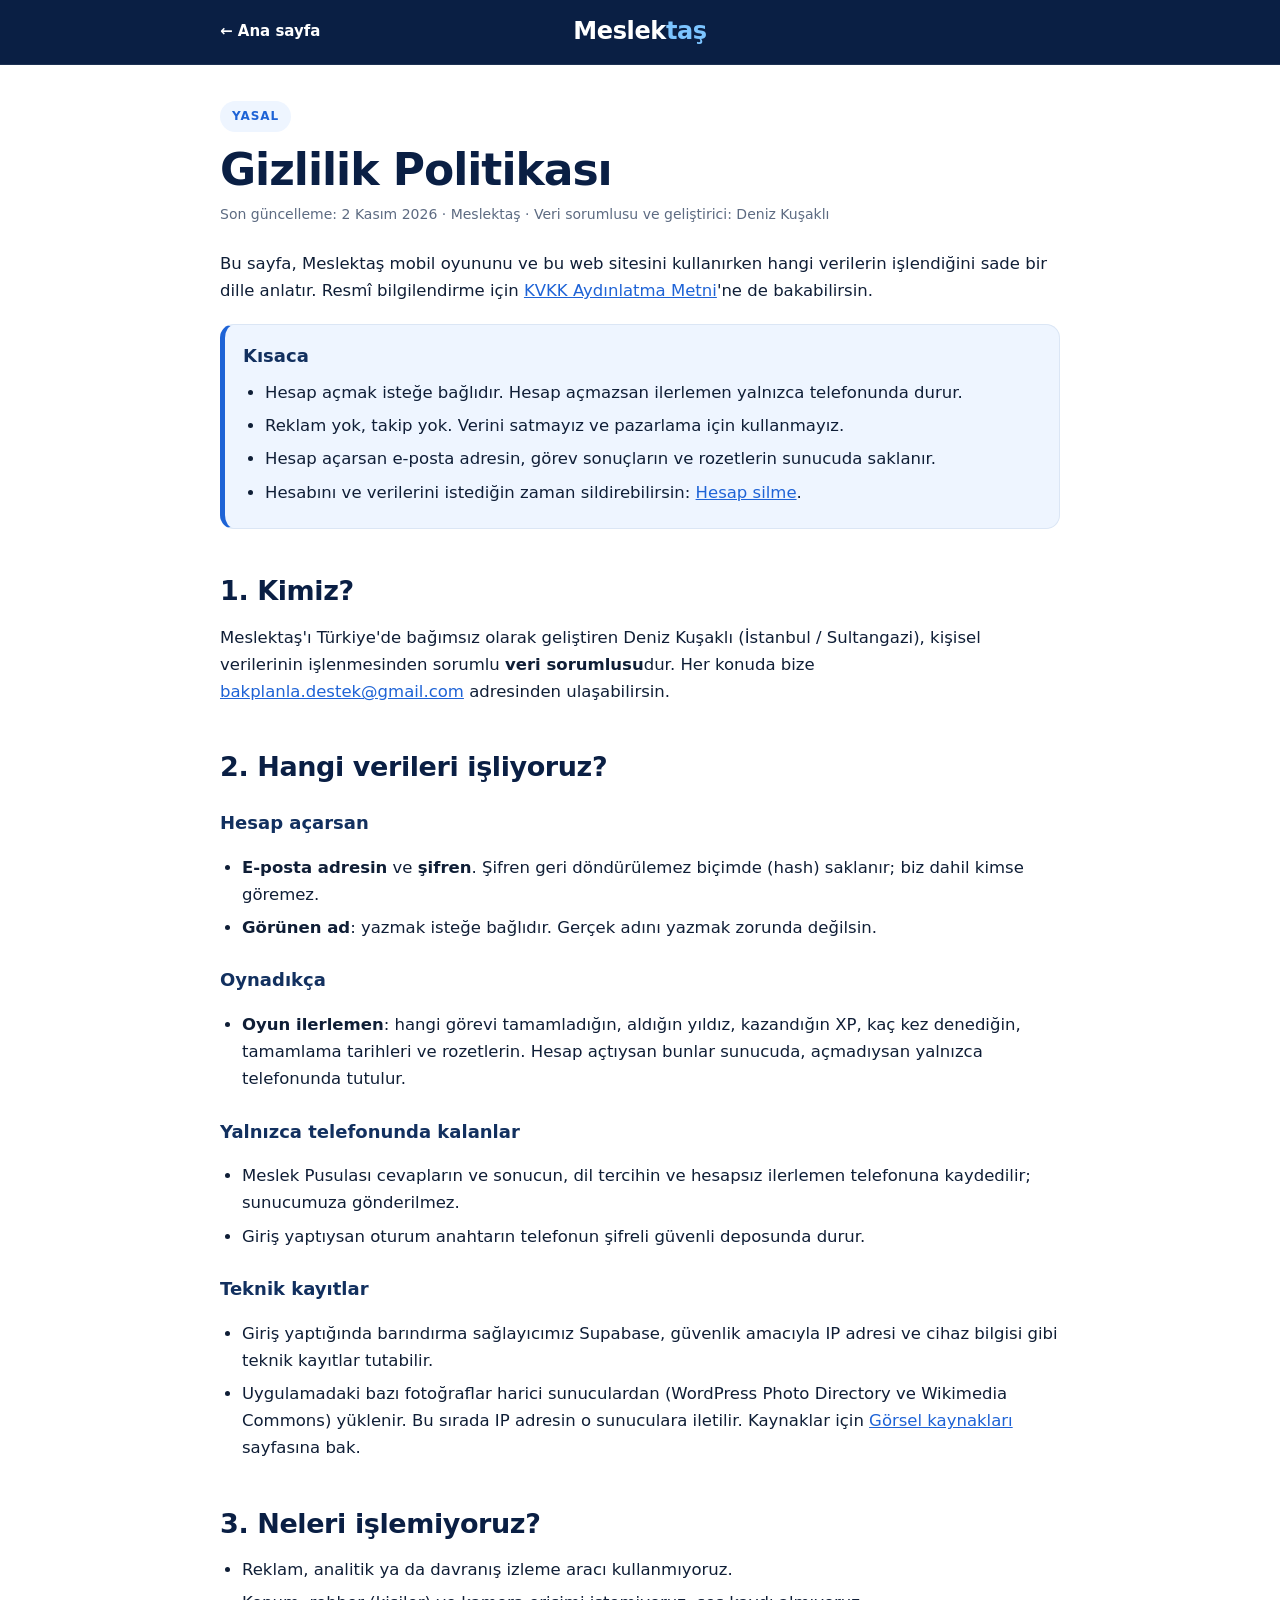
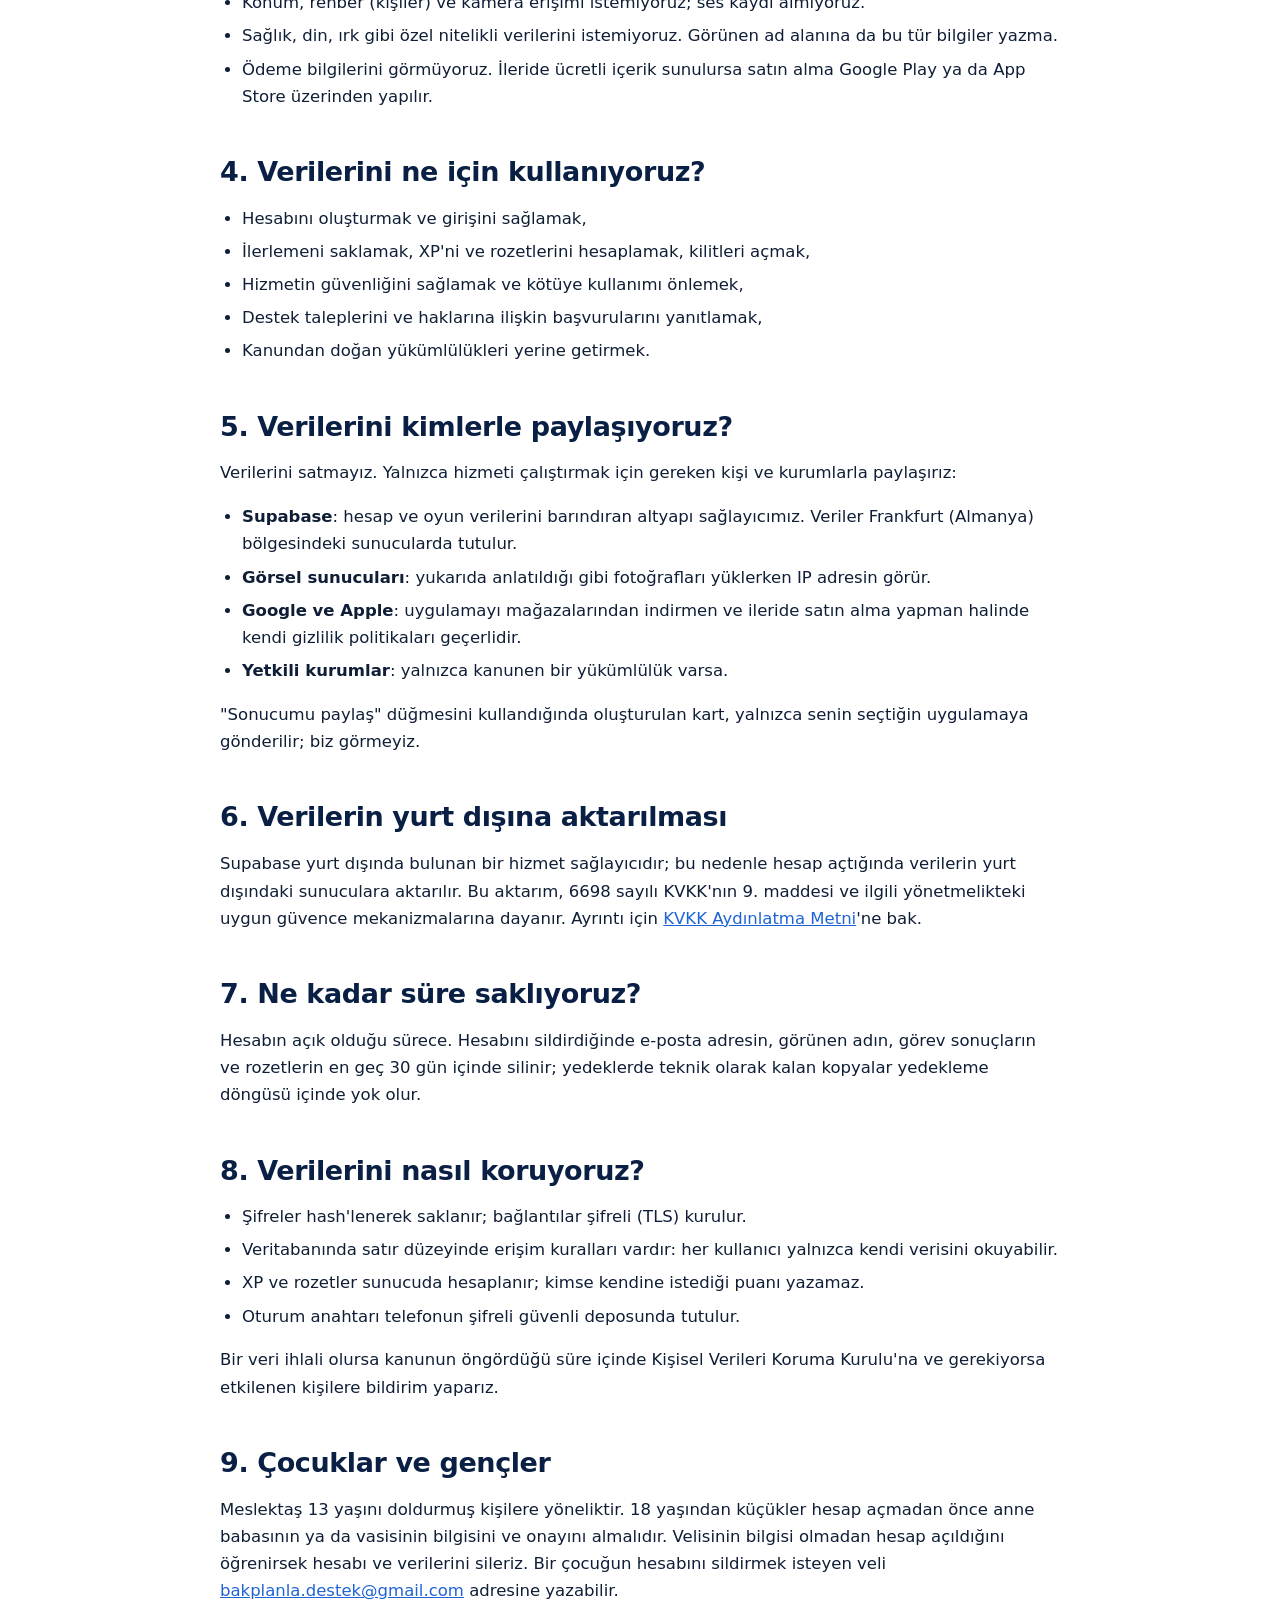
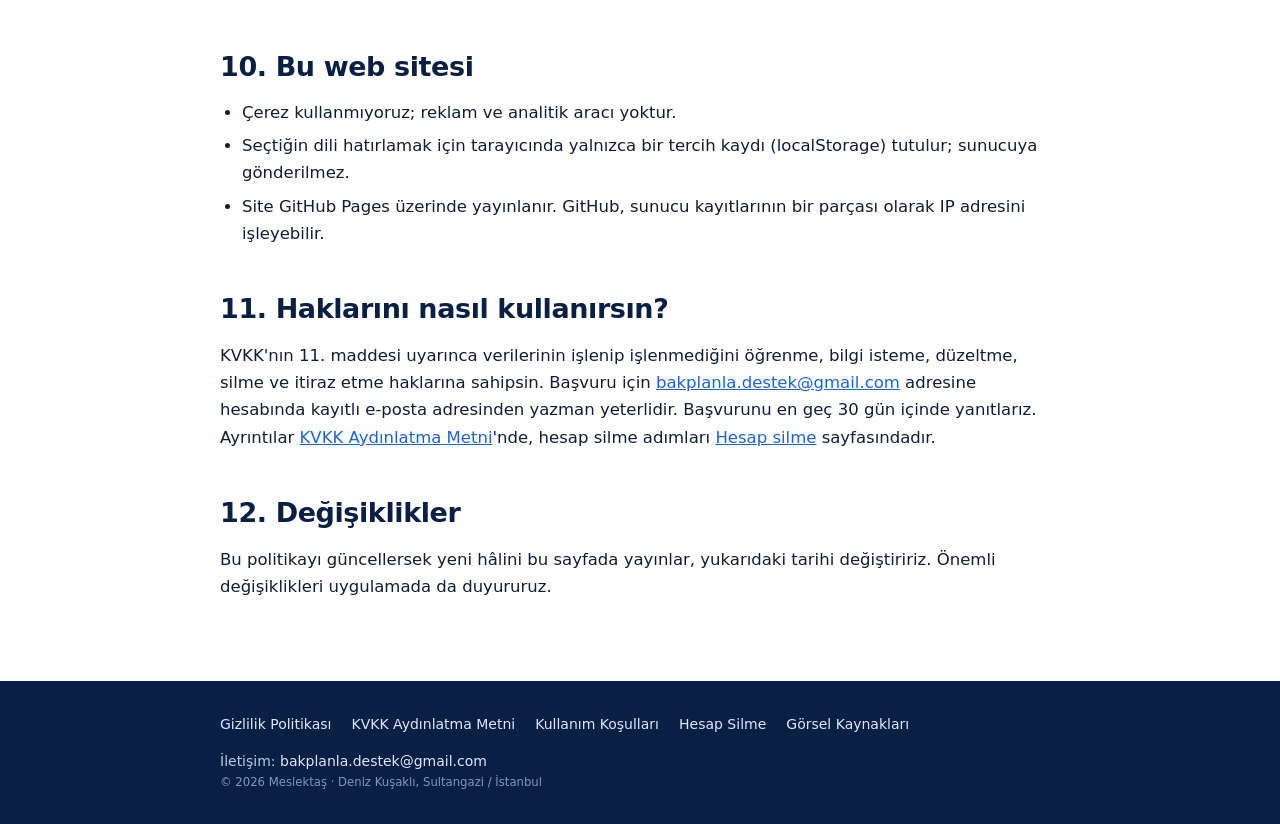
<file: gizlilik.html>
<!DOCTYPE html>
<html lang="tr">
<head>
<meta charset="utf-8">
<meta name="viewport" content="width=device-width, initial-scale=1">
<title>Gizlilik Politikası — Meslektaş</title>
<meta name="description" content="Meslektaş hangi verileri işler, neden işler ve nasıl korur? Sade dille gizlilik politikası.">
<meta name="theme-color" content="#0a1f44">
<link rel="stylesheet" href="yasal.css">
</head>
<body>
<header class="ust"><div class="kap"><a class="geri" href="index.html">← Ana sayfa</a><a class="marka" href="index.html" aria-label="Meslektaş ana sayfa">Meslek<b>taş</b></a><span></span></div></header>
<main>
<span class="rozet">Yasal</span>
<h1>Gizlilik Politikası</h1>
<p class="meta">Son güncelleme: 2 Kasım 2026 · Meslektaş · Veri sorumlusu ve geliştirici: Deniz Kuşaklı</p>

<p>Bu sayfa, Meslektaş mobil oyununu ve bu web sitesini kullanırken hangi verilerin işlendiğini sade bir dille anlatır. Resmî bilgilendirme için <a href="kvkk.html">KVKK Aydınlatma Metni</a>'ne de bakabilirsin.</p>

<div class="kutu"><h3>Kısaca</h3><ul>
<li>Hesap açmak isteğe bağlıdır. Hesap açmazsan ilerlemen yalnızca telefonunda durur.</li>
<li>Reklam yok, takip yok. Verini satmayız ve pazarlama için kullanmayız.</li>
<li>Hesap açarsan e-posta adresin, görev sonuçların ve rozetlerin sunucuda saklanır.</li>
<li>Hesabını ve verilerini istediğin zaman sildirebilirsin: <a href="hesap-silme.html">Hesap silme</a>.</li>
</ul></div>

<h2 id="kimiz">1. Kimiz?</h2>
<p>Meslektaş'ı Türkiye'de bağımsız olarak geliştiren Deniz Kuşaklı (İstanbul / Sultangazi), kişisel verilerinin işlenmesinden sorumlu <strong>veri sorumlusu</strong>dur. Her konuda bize <a href="mailto:bakplanla.destek@gmail.com">bakplanla.destek@gmail.com</a> adresinden ulaşabilirsin.</p>

<h2 id="veriler">2. Hangi verileri işliyoruz?</h2>
<h3>Hesap açarsan</h3>
<ul>
<li><strong>E-posta adresin</strong> ve <strong>şifren</strong>. Şifren geri döndürülemez biçimde (hash) saklanır; biz dahil kimse göremez.</li>
<li><strong>Görünen ad</strong>: yazmak isteğe bağlıdır. Gerçek adını yazmak zorunda değilsin.</li>
</ul>
<h3>Oynadıkça</h3>
<ul>
<li><strong>Oyun ilerlemen</strong>: hangi görevi tamamladığın, aldığın yıldız, kazandığın XP, kaç kez denediğin, tamamlama tarihleri ve rozetlerin. Hesap açtıysan bunlar sunucuda, açmadıysan yalnızca telefonunda tutulur.</li>
</ul>
<h3>Yalnızca telefonunda kalanlar</h3>
<ul>
<li>Meslek Pusulası cevapların ve sonucun, dil tercihin ve hesapsız ilerlemen telefonuna kaydedilir; sunucumuza gönderilmez.</li>
<li>Giriş yaptıysan oturum anahtarın telefonun şifreli güvenli deposunda durur.</li>
</ul>
<h3>Teknik kayıtlar</h3>
<ul>
<li>Giriş yaptığında barındırma sağlayıcımız Supabase, güvenlik amacıyla IP adresi ve cihaz bilgisi gibi teknik kayıtlar tutabilir.</li>
<li>Uygulamadaki bazı fotoğraflar harici sunuculardan (WordPress Photo Directory ve Wikimedia Commons) yüklenir. Bu sırada IP adresin o sunuculara iletilir. Kaynaklar için <a href="gorsel-kaynaklari.html">Görsel kaynakları</a> sayfasına bak.</li>
</ul>

<h2 id="toplamadiklarimiz">3. Neleri işlemiyoruz?</h2>
<ul>
<li>Reklam, analitik ya da davranış izleme aracı kullanmıyoruz.</li>
<li>Konum, rehber (kişiler) ve kamera erişimi istemiyoruz; ses kaydı almıyoruz.</li>
<li>Sağlık, din, ırk gibi özel nitelikli verilerini istemiyoruz. Görünen ad alanına da bu tür bilgiler yazma.</li>
<li>Ödeme bilgilerini görmüyoruz. İleride ücretli içerik sunulursa satın alma Google Play ya da App Store üzerinden yapılır.</li>
</ul>

<h2 id="amac">4. Verilerini ne için kullanıyoruz?</h2>
<ul>
<li>Hesabını oluşturmak ve girişini sağlamak,</li>
<li>İlerlemeni saklamak, XP'ni ve rozetlerini hesaplamak, kilitleri açmak,</li>
<li>Hizmetin güvenliğini sağlamak ve kötüye kullanımı önlemek,</li>
<li>Destek taleplerini ve haklarına ilişkin başvurularını yanıtlamak,</li>
<li>Kanundan doğan yükümlülükleri yerine getirmek.</li>
</ul>

<h2 id="paylasim">5. Verilerini kimlerle paylaşıyoruz?</h2>
<p>Verilerini satmayız. Yalnızca hizmeti çalıştırmak için gereken kişi ve kurumlarla paylaşırız:</p>
<ul>
<li><strong>Supabase</strong>: hesap ve oyun verilerini barındıran altyapı sağlayıcımız. Veriler Frankfurt (Almanya) bölgesindeki sunucularda tutulur.</li>
<li><strong>Görsel sunucuları</strong>: yukarıda anlatıldığı gibi fotoğrafları yüklerken IP adresin görür.</li>
<li><strong>Google ve Apple</strong>: uygulamayı mağazalarından indirmen ve ileride satın alma yapman halinde kendi gizlilik politikaları geçerlidir.</li>
<li><strong>Yetkili kurumlar</strong>: yalnızca kanunen bir yükümlülük varsa.</li>
</ul>
<p>"Sonucumu paylaş" düğmesini kullandığında oluşturulan kart, yalnızca senin seçtiğin uygulamaya gönderilir; biz görmeyiz.</p>

<h2 id="yurtdisi">6. Verilerin yurt dışına aktarılması</h2>
<p>Supabase yurt dışında bulunan bir hizmet sağlayıcıdır; bu nedenle hesap açtığında verilerin yurt dışındaki sunuculara aktarılır. Bu aktarım, 6698 sayılı KVKK'nın 9. maddesi ve ilgili yönetmelikteki uygun güvence mekanizmalarına dayanır. Ayrıntı için <a href="kvkk.html#aktarim">KVKK Aydınlatma Metni</a>'ne bak.</p>

<h2 id="saklama">7. Ne kadar süre saklıyoruz?</h2>
<p>Hesabın açık olduğu sürece. Hesabını sildirdiğinde e-posta adresin, görünen adın, görev sonuçların ve rozetlerin en geç 30 gün içinde silinir; yedeklerde teknik olarak kalan kopyalar yedekleme döngüsü içinde yok olur.</p>

<h2 id="guvenlik">8. Verilerini nasıl koruyoruz?</h2>
<ul>
<li>Şifreler hash'lenerek saklanır; bağlantılar şifreli (TLS) kurulur.</li>
<li>Veritabanında satır düzeyinde erişim kuralları vardır: her kullanıcı yalnızca kendi verisini okuyabilir.</li>
<li>XP ve rozetler sunucuda hesaplanır; kimse kendine istediği puanı yazamaz.</li>
<li>Oturum anahtarı telefonun şifreli güvenli deposunda tutulur.</li>
</ul>
<p>Bir veri ihlali olursa kanunun öngördüğü süre içinde Kişisel Verileri Koruma Kurulu'na ve gerekiyorsa etkilenen kişilere bildirim yaparız.</p>

<h2 id="cocuklar">9. Çocuklar ve gençler</h2>
<p>Meslektaş 13 yaşını doldurmuş kişilere yöneliktir. 18 yaşından küçükler hesap açmadan önce anne babasının ya da vasisinin bilgisini ve onayını almalıdır. Velisinin bilgisi olmadan hesap açıldığını öğrenirsek hesabı ve verilerini sileriz. Bir çocuğun hesabını sildirmek isteyen veli <a href="mailto:bakplanla.destek@gmail.com">bakplanla.destek@gmail.com</a> adresine yazabilir.</p>

<h2 id="site">10. Bu web sitesi</h2>
<ul>
<li>Çerez kullanmıyoruz; reklam ve analitik aracı yoktur.</li>
<li>Seçtiğin dili hatırlamak için tarayıcında yalnızca bir tercih kaydı (localStorage) tutulur; sunucuya gönderilmez.</li>
<li>Site GitHub Pages üzerinde yayınlanır. GitHub, sunucu kayıtlarının bir parçası olarak IP adresini işleyebilir.</li>
</ul>

<h2 id="haklar">11. Haklarını nasıl kullanırsın?</h2>
<p>KVKK'nın 11. maddesi uyarınca verilerinin işlenip işlenmediğini öğrenme, bilgi isteme, düzeltme, silme ve itiraz etme haklarına sahipsin. Başvuru için <a href="mailto:bakplanla.destek@gmail.com">bakplanla.destek@gmail.com</a> adresine hesabında kayıtlı e-posta adresinden yazman yeterlidir. Başvurunu en geç 30 gün içinde yanıtlarız. Ayrıntılar <a href="kvkk.html#haklar">KVKK Aydınlatma Metni</a>'nde, hesap silme adımları <a href="hesap-silme.html">Hesap silme</a> sayfasındadır.</p>

<h2 id="degisiklik">12. Değişiklikler</h2>
<p>Bu politikayı güncellersek yeni hâlini bu sayfada yayınlar, yukarıdaki tarihi değiştiririz. Önemli değişiklikleri uygulamada da duyururuz.</p>

</main>
<footer><div class="kap"><nav aria-label="Yasal sayfalar"><a href="gizlilik.html">Gizlilik Politikası</a><a href="kvkk.html">KVKK Aydınlatma Metni</a><a href="kullanim-kosullari.html">Kullanım Koşulları</a><a href="hesap-silme.html">Hesap Silme</a><a href="gorsel-kaynaklari.html">Görsel Kaynakları</a></nav>
<div>İletişim: <a href="mailto:bakplanla.destek@gmail.com">bakplanla.destek@gmail.com</a></div>
<small>© 2026 Meslektaş · Deniz Kuşaklı, Sultangazi / İstanbul</small></div></footer>
</body>
</html>
</file>
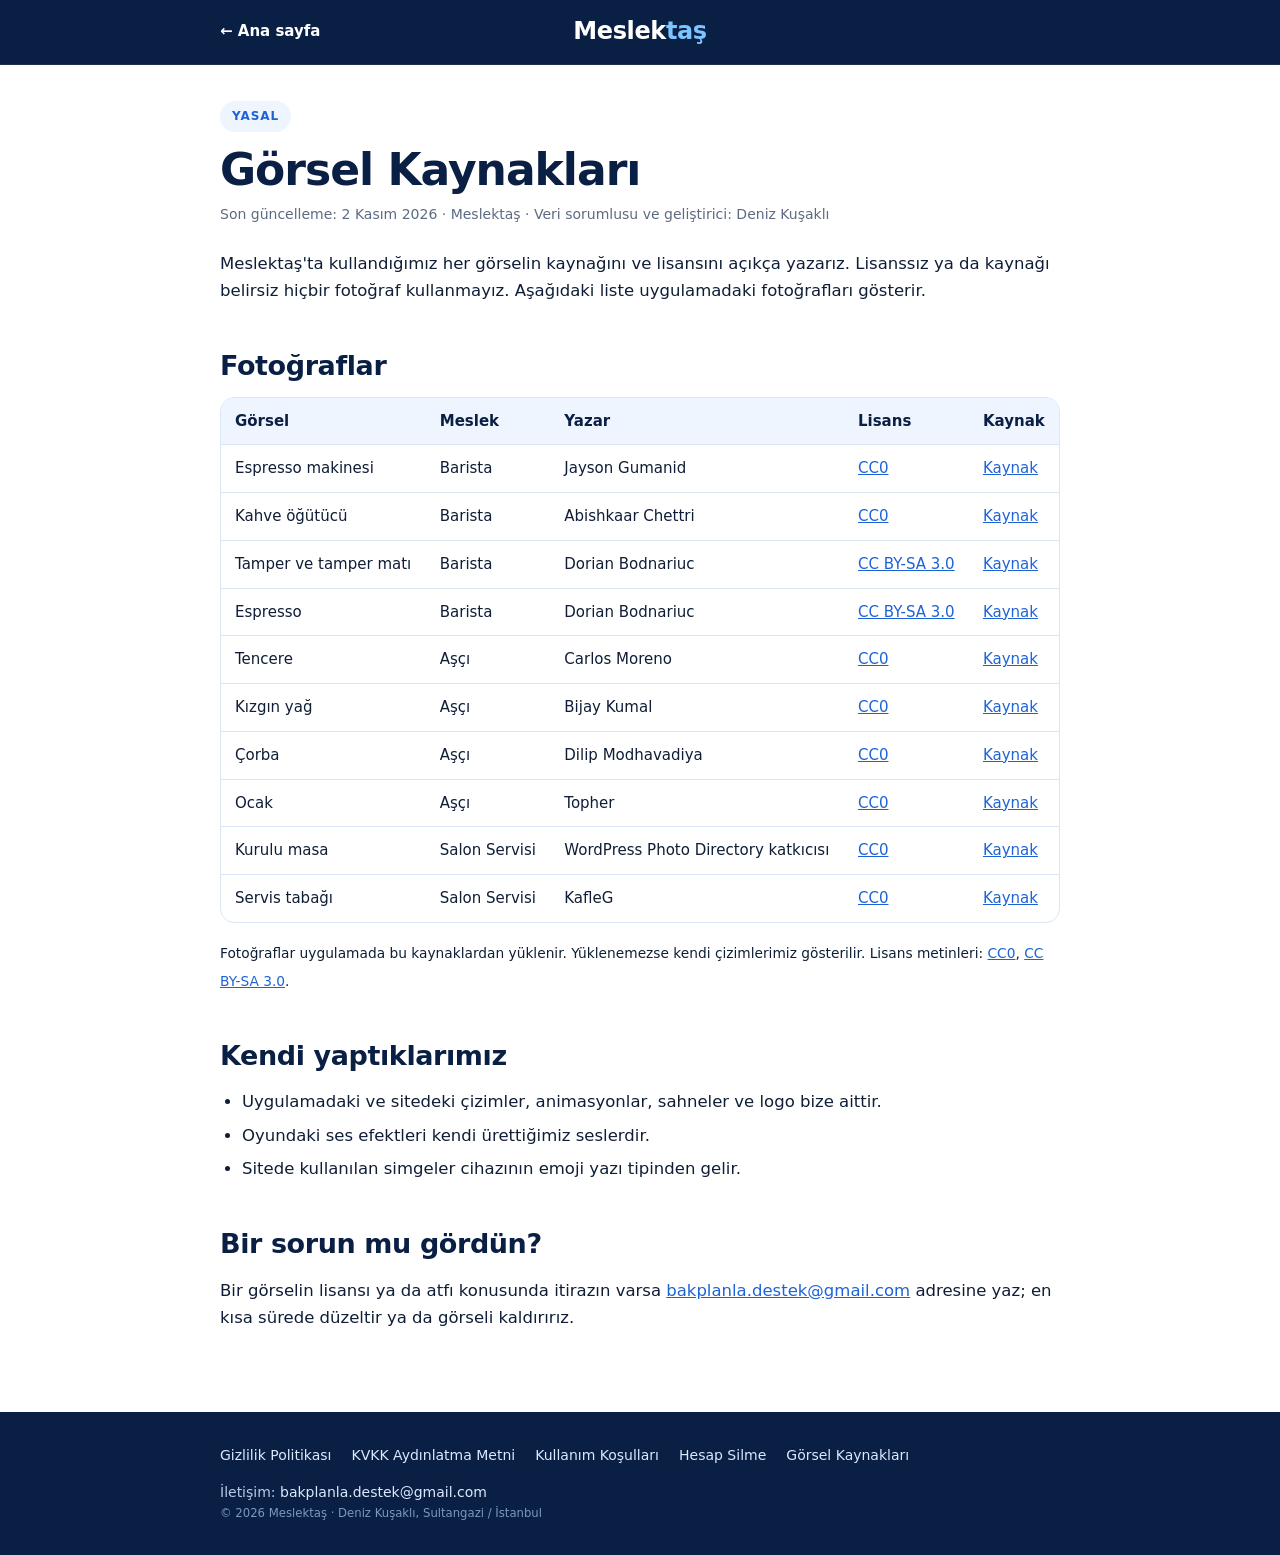
<file: gorsel-kaynaklari.html>
<!DOCTYPE html>
<html lang="tr">
<head>
<meta charset="utf-8">
<meta name="viewport" content="width=device-width, initial-scale=1">
<title>Görsel Kaynakları — Meslektaş</title>
<meta name="description" content="Meslektaş'ta kullanılan fotoğrafların yazarları, lisansları ve kaynakları.">
<meta name="theme-color" content="#0a1f44">
<link rel="stylesheet" href="yasal.css">
</head>
<body>
<header class="ust"><div class="kap"><a class="geri" href="index.html">← Ana sayfa</a><a class="marka" href="index.html" aria-label="Meslektaş ana sayfa">Meslek<b>taş</b></a><span></span></div></header>
<main>
<span class="rozet">Yasal</span>
<h1>Görsel Kaynakları</h1>
<p class="meta">Son güncelleme: 2 Kasım 2026 · Meslektaş · Veri sorumlusu ve geliştirici: Deniz Kuşaklı</p>

<p>Meslektaş'ta kullandığımız her görselin kaynağını ve lisansını açıkça yazarız. Lisanssız ya da kaynağı belirsiz hiçbir fotoğraf kullanmayız. Aşağıdaki liste uygulamadaki fotoğrafları gösterir.</p>

<h2>Fotoğraflar</h2>
<div class="tablo-kap"><table>
<tr><th>Görsel</th><th>Meslek</th><th>Yazar</th><th>Lisans</th><th>Kaynak</th></tr>
<tr><td>Espresso makinesi</td><td>Barista</td><td>Jayson Gumanid</td><td><a href="https://creativecommons.org/publicdomain/zero/1.0/" rel="noopener">CC0</a></td><td><a href="https://wordpress.org/photos/photo/89167cba34/" rel="noopener">Kaynak</a></td></tr><tr><td>Kahve öğütücü</td><td>Barista</td><td>Abishkaar Chettri</td><td><a href="https://creativecommons.org/publicdomain/zero/1.0/" rel="noopener">CC0</a></td><td><a href="https://wordpress.org/photos/photo/83168dba78/" rel="noopener">Kaynak</a></td></tr><tr><td>Tamper ve tamper matı</td><td>Barista</td><td>Dorian Bodnariuc</td><td><a href="https://creativecommons.org/licenses/by-sa/3.0/" rel="noopener">CC BY-SA 3.0</a></td><td><a href="https://commons.wikimedia.org/wiki/File:Tamper_and_tamping_mat.jpg" rel="noopener">Kaynak</a></td></tr><tr><td>Espresso</td><td>Barista</td><td>Dorian Bodnariuc</td><td><a href="https://creativecommons.org/licenses/by-sa/3.0/" rel="noopener">CC BY-SA 3.0</a></td><td><a href="https://commons.wikimedia.org/wiki/File:Espresso_shot.jpg" rel="noopener">Kaynak</a></td></tr><tr><td>Tencere</td><td>Aşçı</td><td>Carlos Moreno</td><td><a href="https://creativecommons.org/publicdomain/zero/1.0/" rel="noopener">CC0</a></td><td><a href="https://wordpress.org/photos/photo/1106adfe7f/" rel="noopener">Kaynak</a></td></tr><tr><td>Kızgın yağ</td><td>Aşçı</td><td>Bijay Kumal</td><td><a href="https://creativecommons.org/publicdomain/zero/1.0/" rel="noopener">CC0</a></td><td><a href="https://wordpress.org/photos/photo/184696a6bc/" rel="noopener">Kaynak</a></td></tr><tr><td>Çorba</td><td>Aşçı</td><td>Dilip Modhavadiya</td><td><a href="https://creativecommons.org/publicdomain/zero/1.0/" rel="noopener">CC0</a></td><td><a href="https://wordpress.org/photos/photo/1276ac0b66/" rel="noopener">Kaynak</a></td></tr><tr><td>Ocak</td><td>Aşçı</td><td>Topher</td><td><a href="https://creativecommons.org/publicdomain/zero/1.0/" rel="noopener">CC0</a></td><td><a href="https://wordpress.org/photos/photo/444689cd1c/" rel="noopener">Kaynak</a></td></tr><tr><td>Kurulu masa</td><td>Salon Servisi</td><td>WordPress Photo Directory katkıcısı</td><td><a href="https://creativecommons.org/publicdomain/zero/1.0/" rel="noopener">CC0</a></td><td><a href="https://wordpress.org/photos/photo/8567dfc10b/" rel="noopener">Kaynak</a></td></tr><tr><td>Servis tabağı</td><td>Salon Servisi</td><td>KafleG</td><td><a href="https://creativecommons.org/publicdomain/zero/1.0/" rel="noopener">CC0</a></td><td><a href="https://wordpress.org/photos/photo/935685c780/" rel="noopener">Kaynak</a></td></tr>
</table></div>
<p><small>Fotoğraflar uygulamada bu kaynaklardan yüklenir. Yüklenemezse kendi çizimlerimiz gösterilir. Lisans metinleri: <a href="https://creativecommons.org/publicdomain/zero/1.0/" rel="noopener">CC0</a>, <a href="https://creativecommons.org/licenses/by-sa/3.0/" rel="noopener">CC BY-SA 3.0</a>.</small></p>

<h2>Kendi yaptıklarımız</h2>
<ul>
<li>Uygulamadaki ve sitedeki çizimler, animasyonlar, sahneler ve logo bize aittir.</li>
<li>Oyundaki ses efektleri kendi ürettiğimiz seslerdir.</li>
<li>Sitede kullanılan simgeler cihazının emoji yazı tipinden gelir.</li>
</ul>

<h2>Bir sorun mu gördün?</h2>
<p>Bir görselin lisansı ya da atfı konusunda itirazın varsa <a href="mailto:bakplanla.destek@gmail.com">bakplanla.destek@gmail.com</a> adresine yaz; en kısa sürede düzeltir ya da görseli kaldırırız.</p>

</main>
<footer><div class="kap"><nav aria-label="Yasal sayfalar"><a href="gizlilik.html">Gizlilik Politikası</a><a href="kvkk.html">KVKK Aydınlatma Metni</a><a href="kullanim-kosullari.html">Kullanım Koşulları</a><a href="hesap-silme.html">Hesap Silme</a><a href="gorsel-kaynaklari.html">Görsel Kaynakları</a></nav>
<div>İletişim: <a href="mailto:bakplanla.destek@gmail.com">bakplanla.destek@gmail.com</a></div>
<small>© 2026 Meslektaş · Deniz Kuşaklı, Sultangazi / İstanbul</small></div></footer>
</body>
</html>
</file>
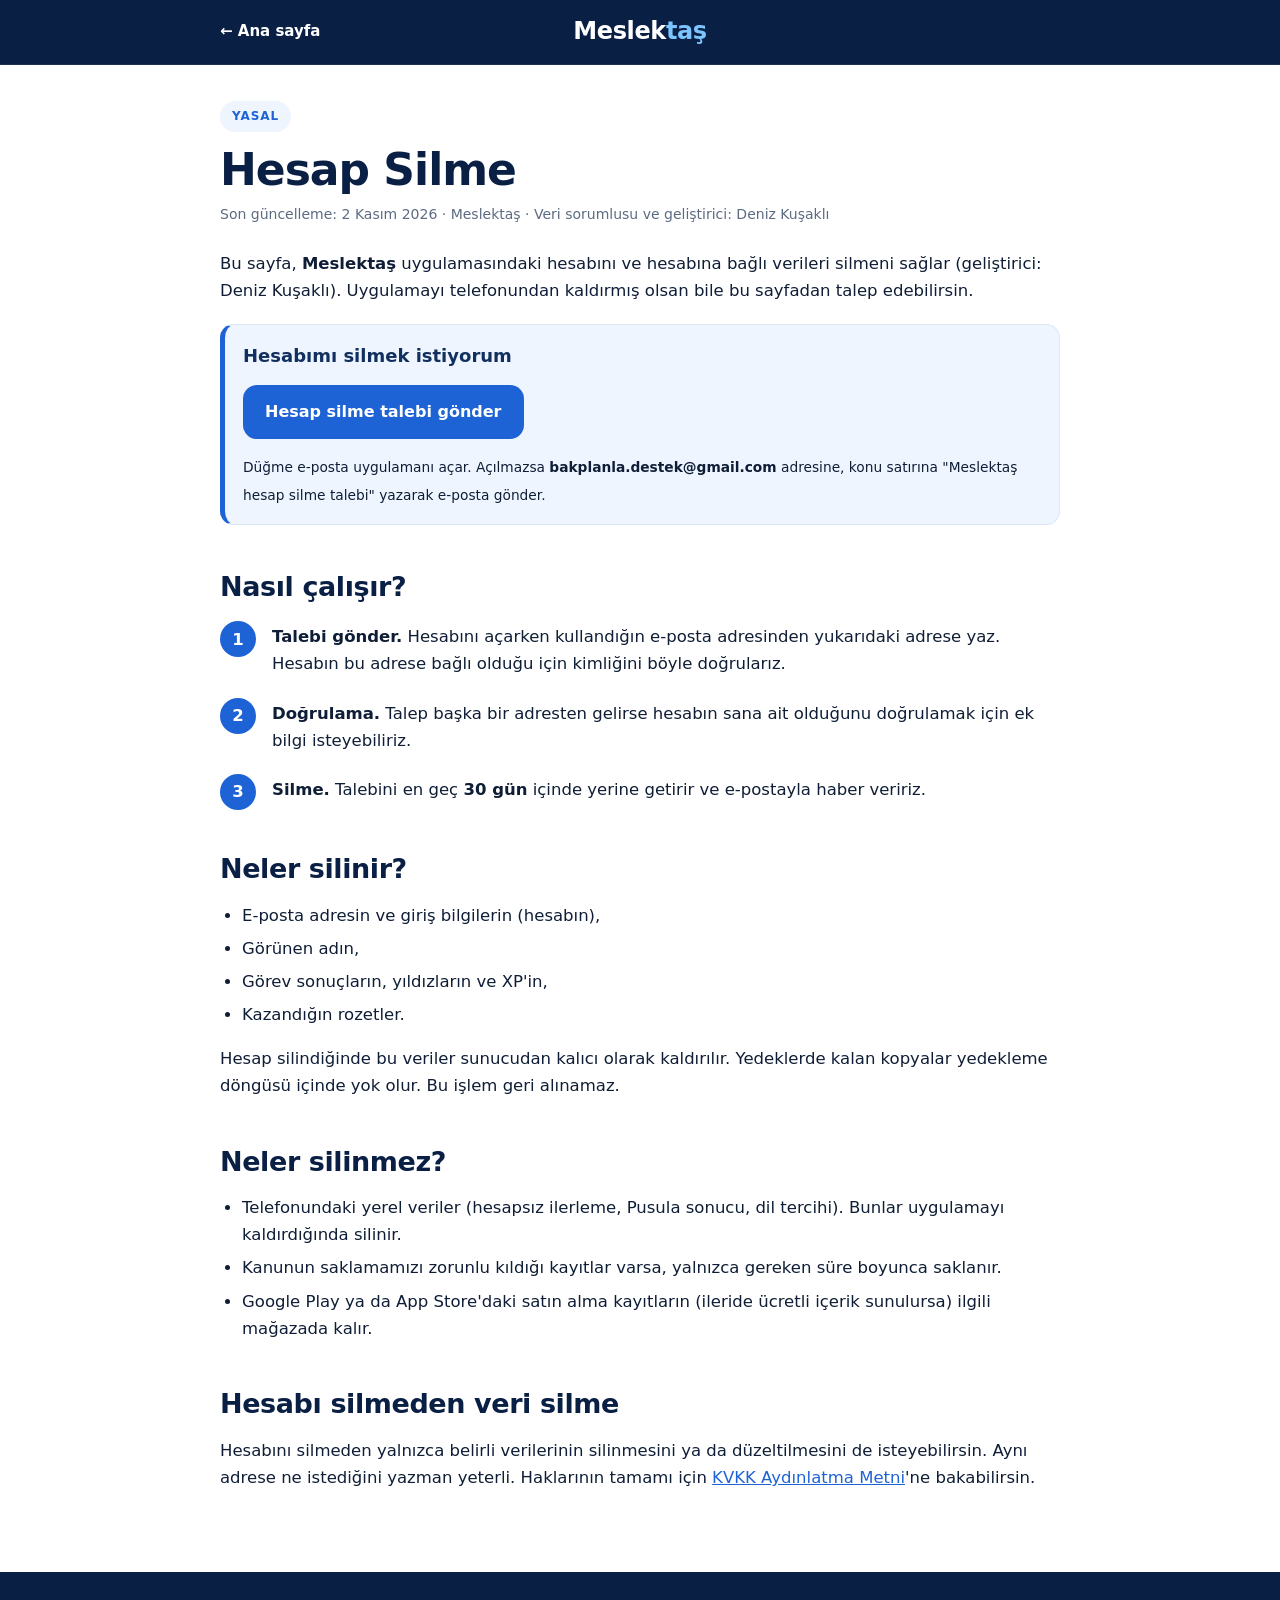
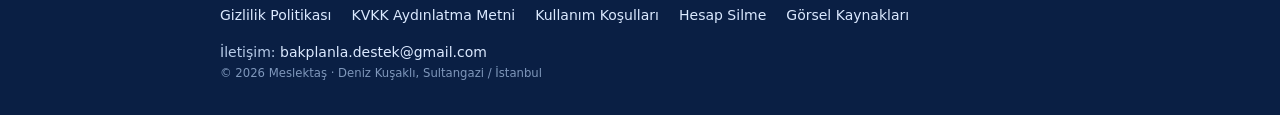
<file: hesap-silme.html>
<!DOCTYPE html>
<html lang="tr">
<head>
<meta charset="utf-8">
<meta name="viewport" content="width=device-width, initial-scale=1">
<title>Hesap Silme — Meslektaş</title>
<meta name="description" content="Meslektaş hesabını ve verilerini nasıl sildirebileceğini öğren.">
<meta name="theme-color" content="#0a1f44">
<link rel="stylesheet" href="yasal.css">
</head>
<body>
<header class="ust"><div class="kap"><a class="geri" href="index.html">← Ana sayfa</a><a class="marka" href="index.html" aria-label="Meslektaş ana sayfa">Meslek<b>taş</b></a><span></span></div></header>
<main>
<span class="rozet">Yasal</span>
<h1>Hesap Silme</h1>
<p class="meta">Son güncelleme: 2 Kasım 2026 · Meslektaş · Veri sorumlusu ve geliştirici: Deniz Kuşaklı</p>

<p>Bu sayfa, <strong>Meslektaş</strong> uygulamasındaki hesabını ve hesabına bağlı verileri silmeni sağlar (geliştirici: Deniz Kuşaklı). Uygulamayı telefonundan kaldırmış olsan bile bu sayfadan talep edebilirsin.</p>

<div class="kutu"><h3>Hesabımı silmek istiyorum</h3>
<a class="dugme" href="mailto:bakplanla.destek@gmail.com?subject=Meslektaş%20hesap%20silme%20talebi&body=Merhaba,%0D%0A%0D%0AMeslektaş uygulamasındaki hesabımın ve hesabıma bağlı tüm verilerin silinmesini istiyorum.%0D%0A%0D%0AHesabımın e-posta adresi: (bu e-postayı hesabımın e-posta adresinden gönderiyorum)%0D%0A%0D%0ATeşekkürler.">Hesap silme talebi gönder</a>
<p style="margin:6px 0 0"><small>Düğme e-posta uygulamanı açar. Açılmazsa <strong>bakplanla.destek@gmail.com</strong> adresine, konu satırına "Meslektaş hesap silme talebi" yazarak e-posta gönder.</small></p></div>

<h2>Nasıl çalışır?</h2>
<ol class="adim">
<li><strong>Talebi gönder.</strong> Hesabını açarken kullandığın e-posta adresinden yukarıdaki adrese yaz. Hesabın bu adrese bağlı olduğu için kimliğini böyle doğrularız.</li>
<li><strong>Doğrulama.</strong> Talep başka bir adresten gelirse hesabın sana ait olduğunu doğrulamak için ek bilgi isteyebiliriz.</li>
<li><strong>Silme.</strong> Talebini en geç <strong>30 gün</strong> içinde yerine getirir ve e-postayla haber veririz.</li>
</ol>

<h2>Neler silinir?</h2>
<ul>
<li>E-posta adresin ve giriş bilgilerin (hesabın),</li>
<li>Görünen adın,</li>
<li>Görev sonuçların, yıldızların ve XP'in,</li>
<li>Kazandığın rozetler.</li>
</ul>
<p>Hesap silindiğinde bu veriler sunucudan kalıcı olarak kaldırılır. Yedeklerde kalan kopyalar yedekleme döngüsü içinde yok olur. Bu işlem geri alınamaz.</p>

<h2>Neler silinmez?</h2>
<ul>
<li>Telefonundaki yerel veriler (hesapsız ilerleme, Pusula sonucu, dil tercihi). Bunlar uygulamayı kaldırdığında silinir.</li>
<li>Kanunun saklamamızı zorunlu kıldığı kayıtlar varsa, yalnızca gereken süre boyunca saklanır.</li>
<li>Google Play ya da App Store'daki satın alma kayıtların (ileride ücretli içerik sunulursa) ilgili mağazada kalır.</li>
</ul>

<h2>Hesabı silmeden veri silme</h2>
<p>Hesabını silmeden yalnızca belirli verilerinin silinmesini ya da düzeltilmesini de isteyebilirsin. Aynı adrese ne istediğini yazman yeterli. Haklarının tamamı için <a href="kvkk.html#haklar">KVKK Aydınlatma Metni</a>'ne bakabilirsin.</p>

</main>
<footer><div class="kap"><nav aria-label="Yasal sayfalar"><a href="gizlilik.html">Gizlilik Politikası</a><a href="kvkk.html">KVKK Aydınlatma Metni</a><a href="kullanim-kosullari.html">Kullanım Koşulları</a><a href="hesap-silme.html">Hesap Silme</a><a href="gorsel-kaynaklari.html">Görsel Kaynakları</a></nav>
<div>İletişim: <a href="mailto:bakplanla.destek@gmail.com">bakplanla.destek@gmail.com</a></div>
<small>© 2026 Meslektaş · Deniz Kuşaklı, Sultangazi / İstanbul</small></div></footer>
</body>
</html>
</file>
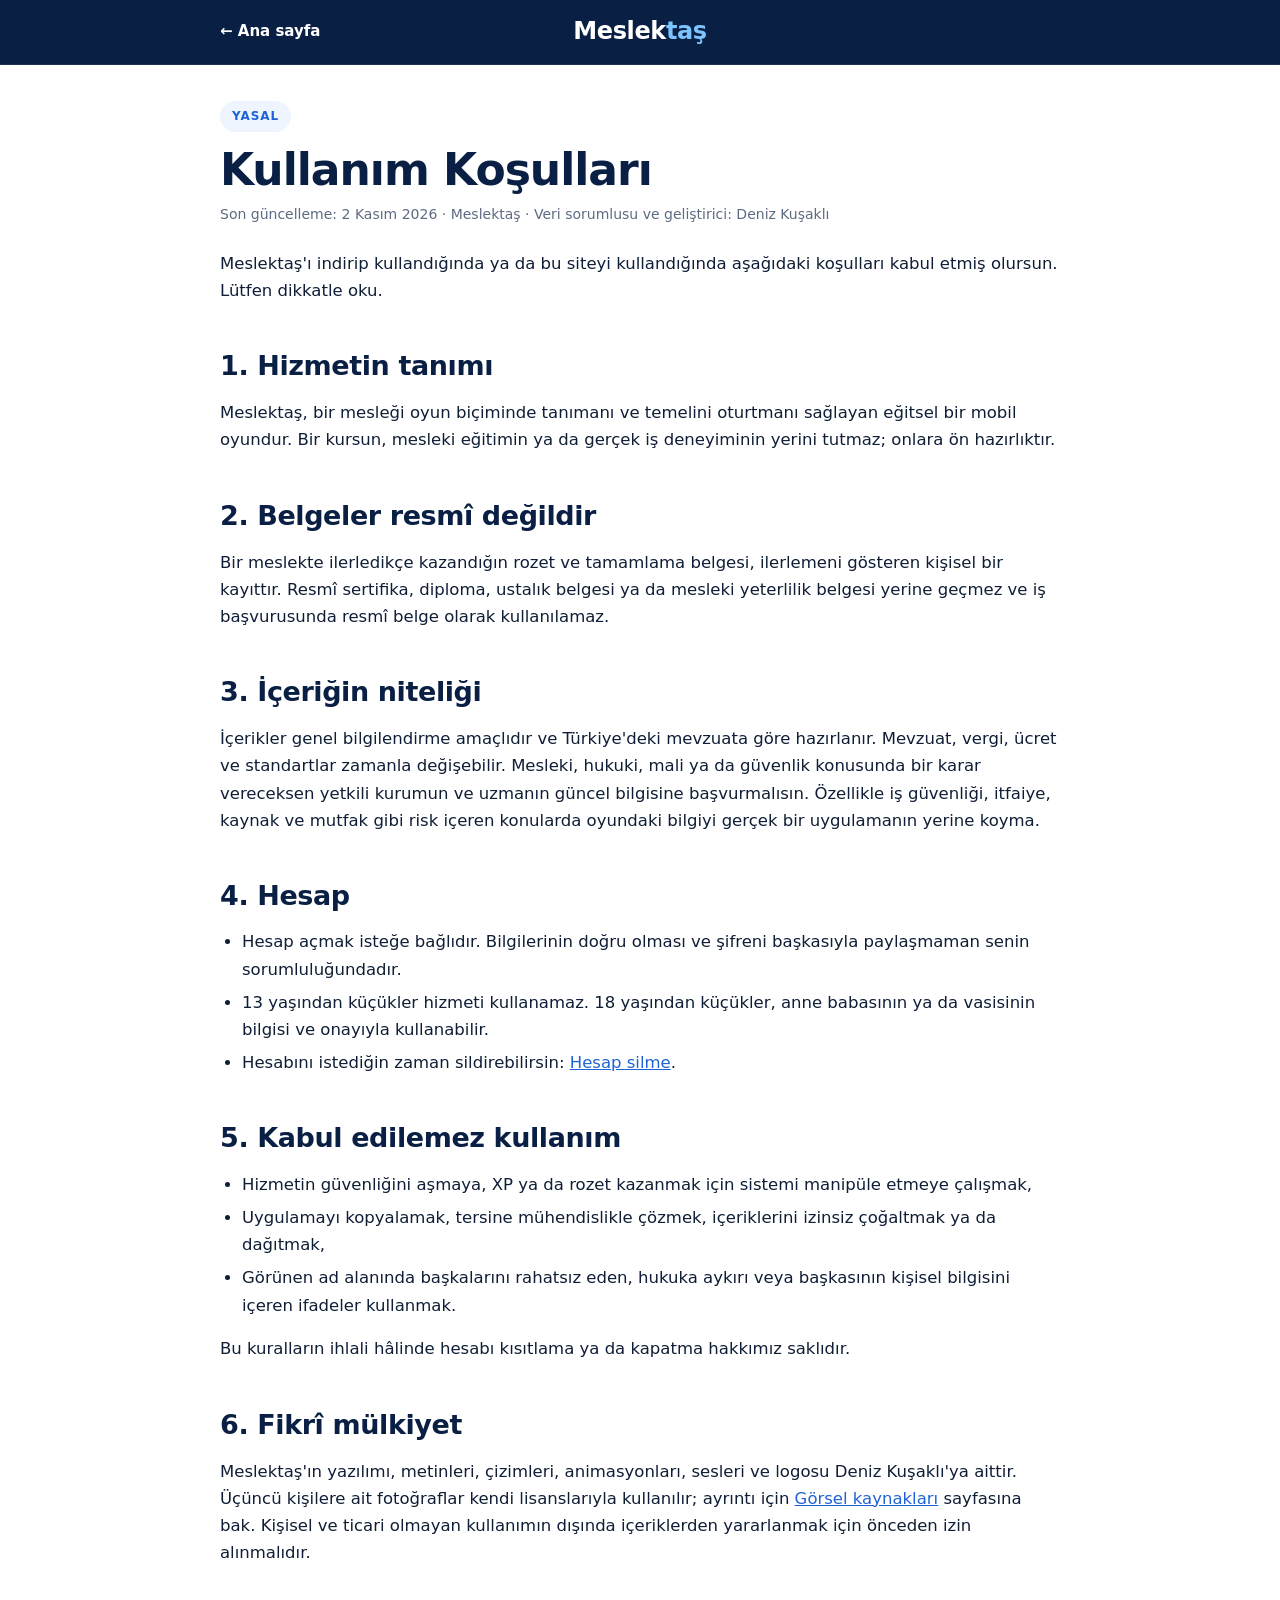
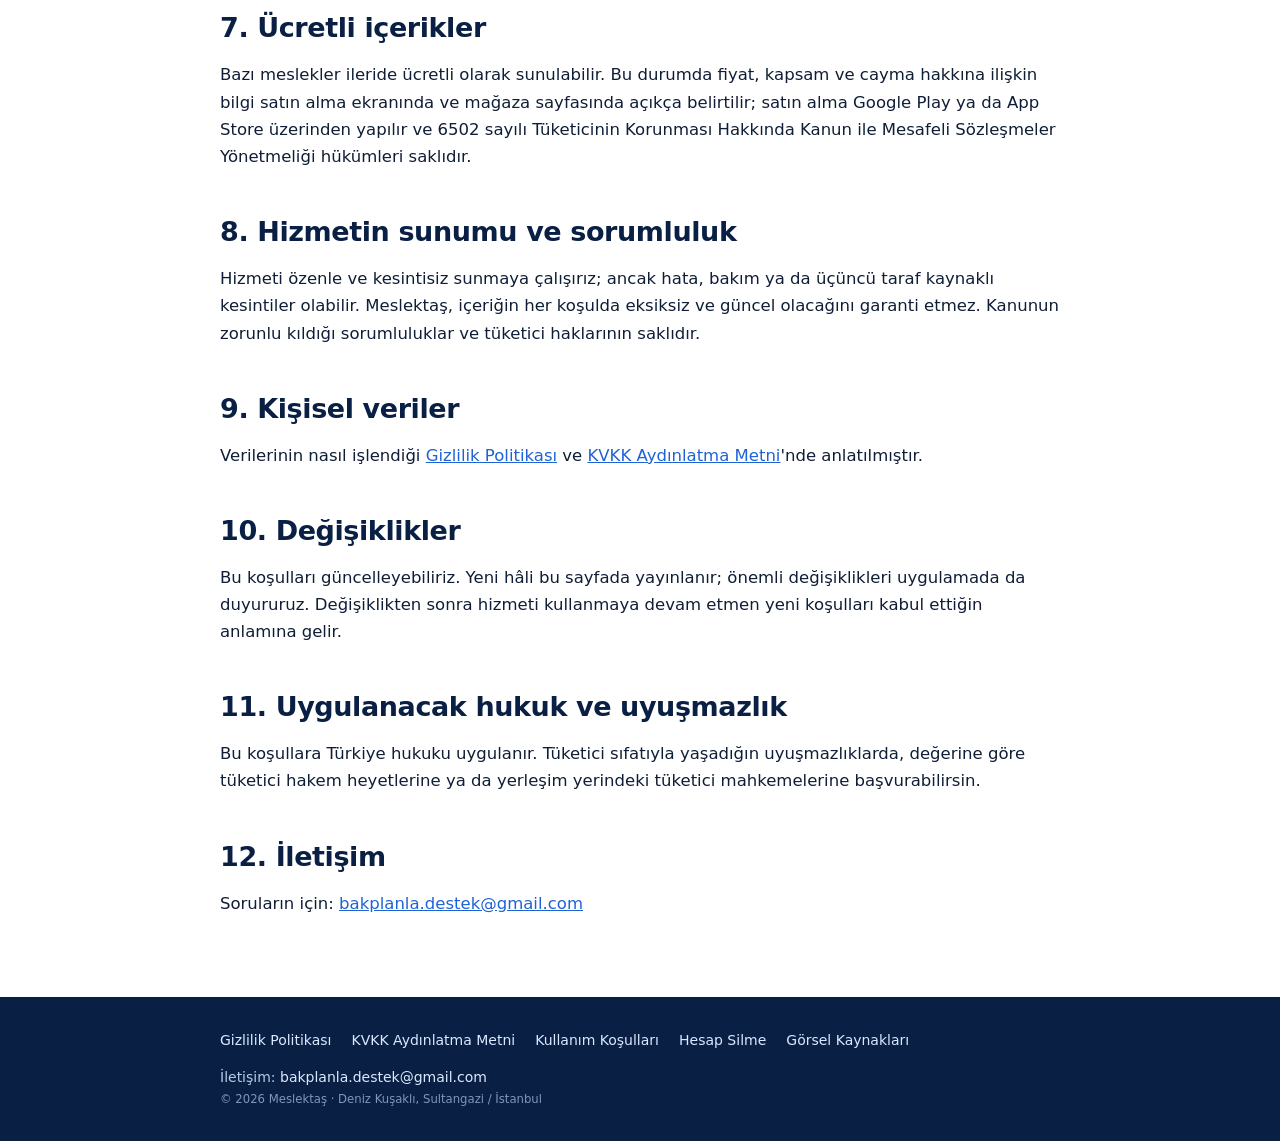
<file: kullanim-kosullari.html>
<!DOCTYPE html>
<html lang="tr">
<head>
<meta charset="utf-8">
<meta name="viewport" content="width=device-width, initial-scale=1">
<title>Kullanım Koşulları — Meslektaş</title>
<meta name="description" content="Meslektaş kullanım koşulları.">
<meta name="theme-color" content="#0a1f44">
<link rel="stylesheet" href="yasal.css">
</head>
<body>
<header class="ust"><div class="kap"><a class="geri" href="index.html">← Ana sayfa</a><a class="marka" href="index.html" aria-label="Meslektaş ana sayfa">Meslek<b>taş</b></a><span></span></div></header>
<main>
<span class="rozet">Yasal</span>
<h1>Kullanım Koşulları</h1>
<p class="meta">Son güncelleme: 2 Kasım 2026 · Meslektaş · Veri sorumlusu ve geliştirici: Deniz Kuşaklı</p>

<p>Meslektaş'ı indirip kullandığında ya da bu siteyi kullandığında aşağıdaki koşulları kabul etmiş olursun. Lütfen dikkatle oku.</p>

<h2>1. Hizmetin tanımı</h2>
<p>Meslektaş, bir mesleği oyun biçiminde tanımanı ve temelini oturtmanı sağlayan eğitsel bir mobil oyundur. Bir kursun, mesleki eğitimin ya da gerçek iş deneyiminin yerini tutmaz; onlara ön hazırlıktır.</p>

<h2>2. Belgeler resmî değildir</h2>
<p>Bir meslekte ilerledikçe kazandığın rozet ve tamamlama belgesi, ilerlemeni gösteren kişisel bir kayıttır. Resmî sertifika, diploma, ustalık belgesi ya da mesleki yeterlilik belgesi yerine geçmez ve iş başvurusunda resmî belge olarak kullanılamaz.</p>

<h2>3. İçeriğin niteliği</h2>
<p>İçerikler genel bilgilendirme amaçlıdır ve Türkiye'deki mevzuata göre hazırlanır. Mevzuat, vergi, ücret ve standartlar zamanla değişebilir. Mesleki, hukuki, mali ya da güvenlik konusunda bir karar vereceksen yetkili kurumun ve uzmanın güncel bilgisine başvurmalısın. Özellikle iş güvenliği, itfaiye, kaynak ve mutfak gibi risk içeren konularda oyundaki bilgiyi gerçek bir uygulamanın yerine koyma.</p>

<h2>4. Hesap</h2>
<ul>
<li>Hesap açmak isteğe bağlıdır. Bilgilerinin doğru olması ve şifreni başkasıyla paylaşmaman senin sorumluluğundadır.</li>
<li>13 yaşından küçükler hizmeti kullanamaz. 18 yaşından küçükler, anne babasının ya da vasisinin bilgisi ve onayıyla kullanabilir.</li>
<li>Hesabını istediğin zaman sildirebilirsin: <a href="hesap-silme.html">Hesap silme</a>.</li>
</ul>

<h2>5. Kabul edilemez kullanım</h2>
<ul>
<li>Hizmetin güvenliğini aşmaya, XP ya da rozet kazanmak için sistemi manipüle etmeye çalışmak,</li>
<li>Uygulamayı kopyalamak, tersine mühendislikle çözmek, içeriklerini izinsiz çoğaltmak ya da dağıtmak,</li>
<li>Görünen ad alanında başkalarını rahatsız eden, hukuka aykırı veya başkasının kişisel bilgisini içeren ifadeler kullanmak.</li>
</ul>
<p>Bu kuralların ihlali hâlinde hesabı kısıtlama ya da kapatma hakkımız saklıdır.</p>

<h2>6. Fikrî mülkiyet</h2>
<p>Meslektaş'ın yazılımı, metinleri, çizimleri, animasyonları, sesleri ve logosu Deniz Kuşaklı'ya aittir. Üçüncü kişilere ait fotoğraflar kendi lisanslarıyla kullanılır; ayrıntı için <a href="gorsel-kaynaklari.html">Görsel kaynakları</a> sayfasına bak. Kişisel ve ticari olmayan kullanımın dışında içeriklerden yararlanmak için önceden izin alınmalıdır.</p>

<h2>7. Ücretli içerikler</h2>
<p>Bazı meslekler ileride ücretli olarak sunulabilir. Bu durumda fiyat, kapsam ve cayma hakkına ilişkin bilgi satın alma ekranında ve mağaza sayfasında açıkça belirtilir; satın alma Google Play ya da App Store üzerinden yapılır ve 6502 sayılı Tüketicinin Korunması Hakkında Kanun ile Mesafeli Sözleşmeler Yönetmeliği hükümleri saklıdır.</p>

<h2>8. Hizmetin sunumu ve sorumluluk</h2>
<p>Hizmeti özenle ve kesintisiz sunmaya çalışırız; ancak hata, bakım ya da üçüncü taraf kaynaklı kesintiler olabilir. Meslektaş, içeriğin her koşulda eksiksiz ve güncel olacağını garanti etmez. Kanunun zorunlu kıldığı sorumluluklar ve tüketici haklarının saklıdır.</p>

<h2>9. Kişisel veriler</h2>
<p>Verilerinin nasıl işlendiği <a href="gizlilik.html">Gizlilik Politikası</a> ve <a href="kvkk.html">KVKK Aydınlatma Metni</a>'nde anlatılmıştır.</p>

<h2>10. Değişiklikler</h2>
<p>Bu koşulları güncelleyebiliriz. Yeni hâli bu sayfada yayınlanır; önemli değişiklikleri uygulamada da duyururuz. Değişiklikten sonra hizmeti kullanmaya devam etmen yeni koşulları kabul ettiğin anlamına gelir.</p>

<h2>11. Uygulanacak hukuk ve uyuşmazlık</h2>
<p>Bu koşullara Türkiye hukuku uygulanır. Tüketici sıfatıyla yaşadığın uyuşmazlıklarda, değerine göre tüketici hakem heyetlerine ya da yerleşim yerindeki tüketici mahkemelerine başvurabilirsin.</p>

<h2>12. İletişim</h2>
<p>Soruların için: <a href="mailto:bakplanla.destek@gmail.com">bakplanla.destek@gmail.com</a></p>

</main>
<footer><div class="kap"><nav aria-label="Yasal sayfalar"><a href="gizlilik.html">Gizlilik Politikası</a><a href="kvkk.html">KVKK Aydınlatma Metni</a><a href="kullanim-kosullari.html">Kullanım Koşulları</a><a href="hesap-silme.html">Hesap Silme</a><a href="gorsel-kaynaklari.html">Görsel Kaynakları</a></nav>
<div>İletişim: <a href="mailto:bakplanla.destek@gmail.com">bakplanla.destek@gmail.com</a></div>
<small>© 2026 Meslektaş · Deniz Kuşaklı, Sultangazi / İstanbul</small></div></footer>
</body>
</html>
</file>
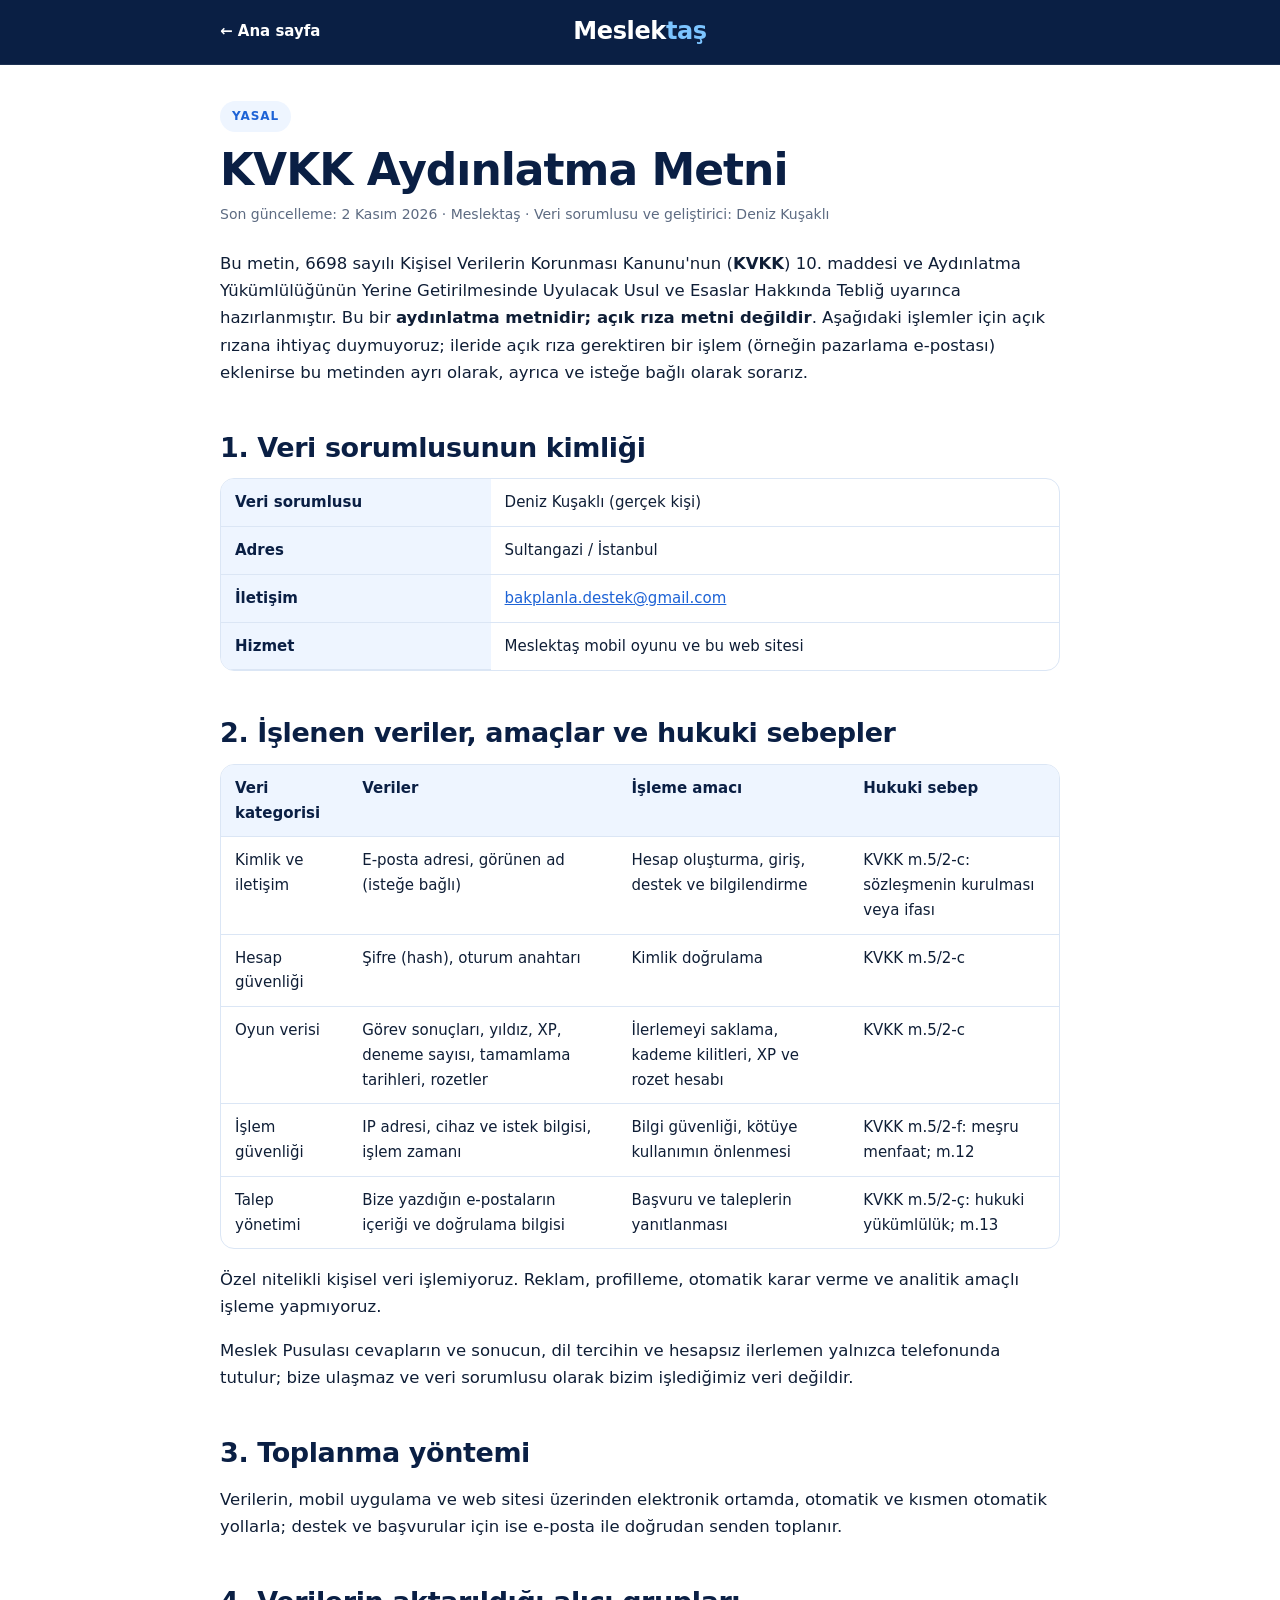
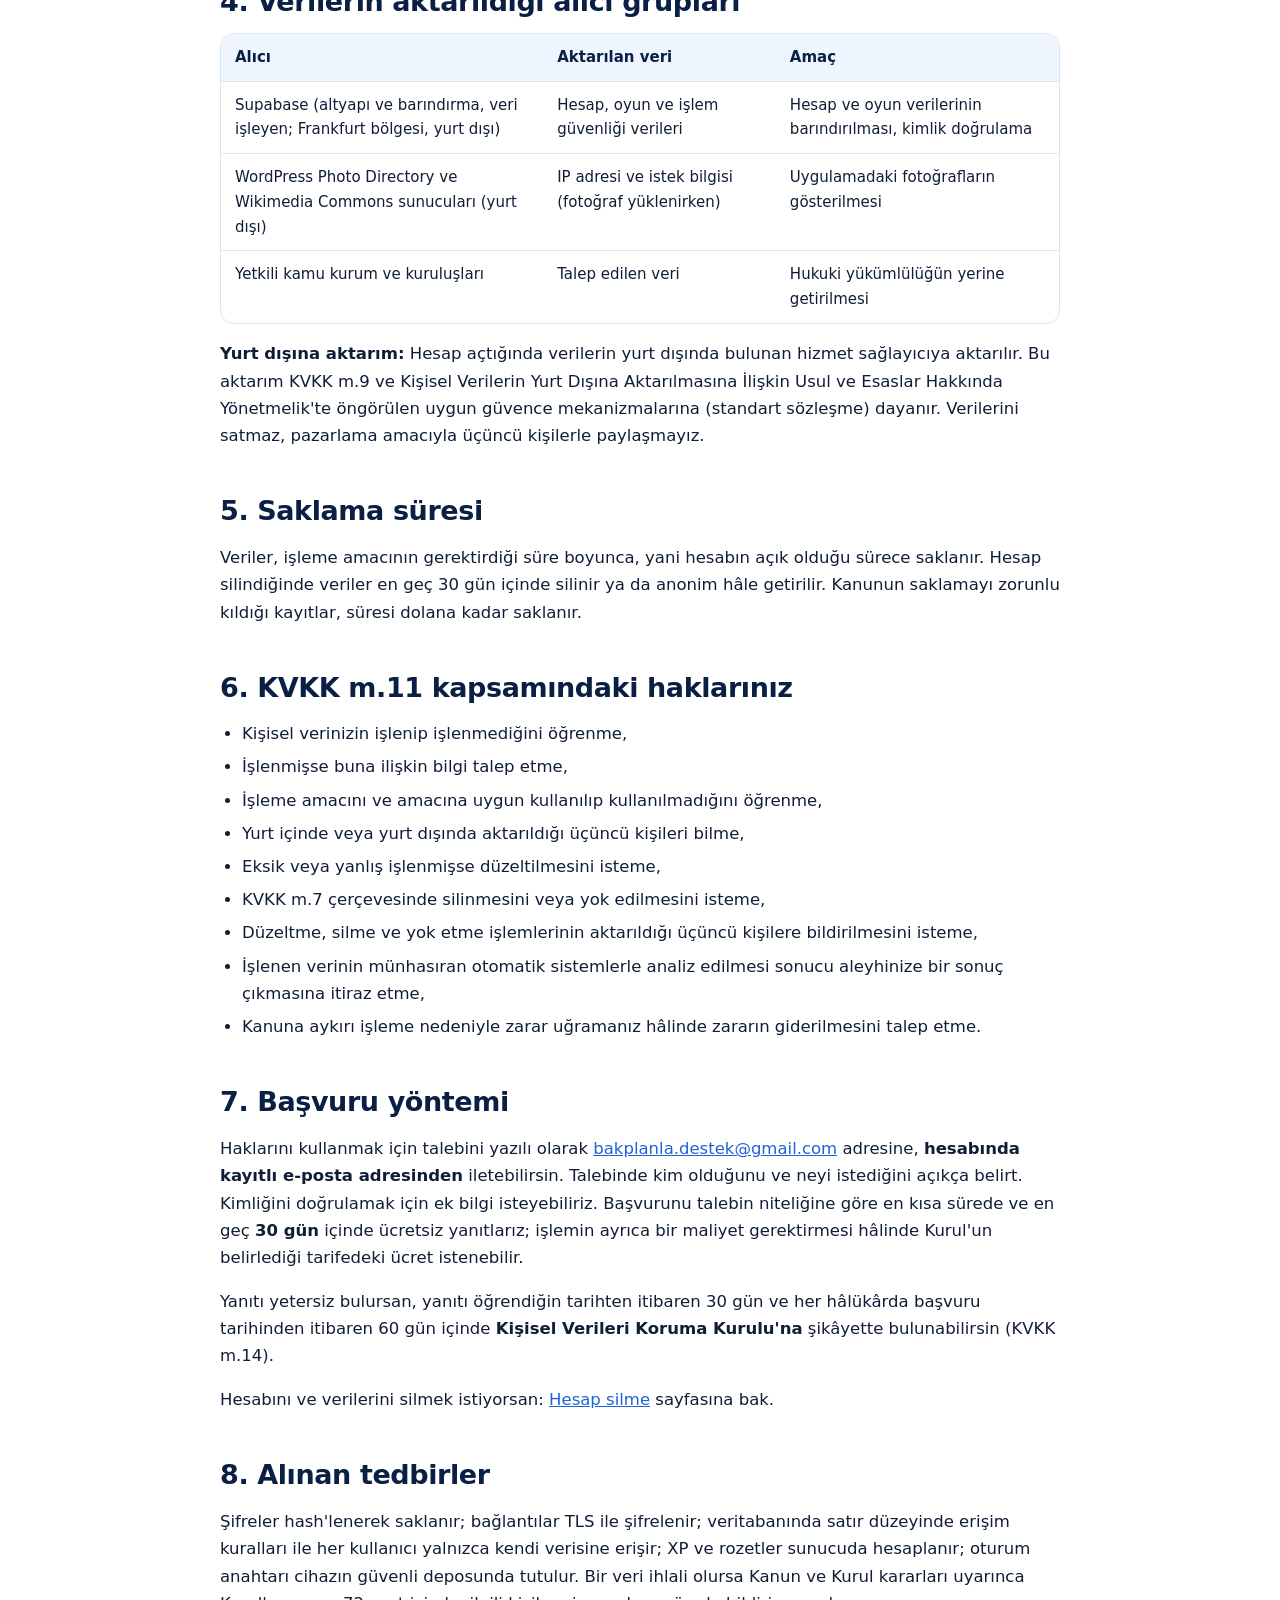
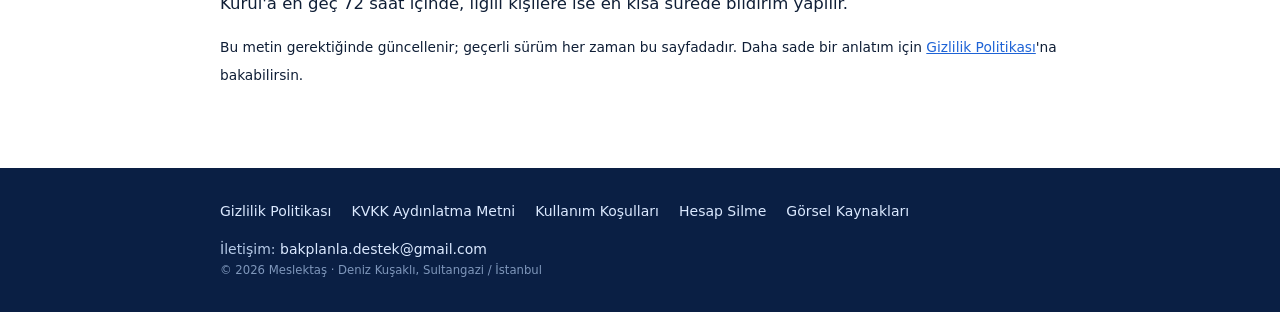
<file: kvkk.html>
<!DOCTYPE html>
<html lang="tr">
<head>
<meta charset="utf-8">
<meta name="viewport" content="width=device-width, initial-scale=1">
<title>KVKK Aydınlatma Metni — Meslektaş</title>
<meta name="description" content="Meslektaş KVKK aydınlatma metni: veri sorumlusu, işlenen veriler, aktarım, saklama ve haklarınız.">
<meta name="theme-color" content="#0a1f44">
<link rel="stylesheet" href="yasal.css">
</head>
<body>
<header class="ust"><div class="kap"><a class="geri" href="index.html">← Ana sayfa</a><a class="marka" href="index.html" aria-label="Meslektaş ana sayfa">Meslek<b>taş</b></a><span></span></div></header>
<main>
<span class="rozet">Yasal</span>
<h1>KVKK Aydınlatma Metni</h1>
<p class="meta">Son güncelleme: 2 Kasım 2026 · Meslektaş · Veri sorumlusu ve geliştirici: Deniz Kuşaklı</p>

<p>Bu metin, 6698 sayılı Kişisel Verilerin Korunması Kanunu'nun (<strong>KVKK</strong>) 10. maddesi ve Aydınlatma Yükümlülüğünün Yerine Getirilmesinde Uyulacak Usul ve Esaslar Hakkında Tebliğ uyarınca hazırlanmıştır. Bu bir <strong>aydınlatma metnidir; açık rıza metni değildir</strong>. Aşağıdaki işlemler için açık rızana ihtiyaç duymuyoruz; ileride açık rıza gerektiren bir işlem (örneğin pazarlama e-postası) eklenirse bu metinden ayrı olarak, ayrıca ve isteğe bağlı olarak sorarız.</p>

<h2 id="veri-sorumlusu">1. Veri sorumlusunun kimliği</h2>
<div class="tablo-kap"><table>
<tr><th>Veri sorumlusu</th><td>Deniz Kuşaklı (gerçek kişi)</td></tr>
<tr><th>Adres</th><td>Sultangazi / İstanbul</td></tr>
<tr><th>İletişim</th><td><a href="mailto:bakplanla.destek@gmail.com">bakplanla.destek@gmail.com</a></td></tr>
<tr><th>Hizmet</th><td>Meslektaş mobil oyunu ve bu web sitesi</td></tr>
</table></div>

<h2 id="veriler">2. İşlenen veriler, amaçlar ve hukuki sebepler</h2>
<div class="tablo-kap"><table>
<tr><th>Veri kategorisi</th><th>Veriler</th><th>İşleme amacı</th><th>Hukuki sebep</th></tr>
<tr><td>Kimlik ve iletişim</td><td>E-posta adresi, görünen ad (isteğe bağlı)</td><td>Hesap oluşturma, giriş, destek ve bilgilendirme</td><td>KVKK m.5/2-c: sözleşmenin kurulması veya ifası</td></tr>
<tr><td>Hesap güvenliği</td><td>Şifre (hash), oturum anahtarı</td><td>Kimlik doğrulama</td><td>KVKK m.5/2-c</td></tr>
<tr><td>Oyun verisi</td><td>Görev sonuçları, yıldız, XP, deneme sayısı, tamamlama tarihleri, rozetler</td><td>İlerlemeyi saklama, kademe kilitleri, XP ve rozet hesabı</td><td>KVKK m.5/2-c</td></tr>
<tr><td>İşlem güvenliği</td><td>IP adresi, cihaz ve istek bilgisi, işlem zamanı</td><td>Bilgi güvenliği, kötüye kullanımın önlenmesi</td><td>KVKK m.5/2-f: meşru menfaat; m.12</td></tr>
<tr><td>Talep yönetimi</td><td>Bize yazdığın e-postaların içeriği ve doğrulama bilgisi</td><td>Başvuru ve taleplerin yanıtlanması</td><td>KVKK m.5/2-ç: hukuki yükümlülük; m.13</td></tr>
</table></div>
<p>Özel nitelikli kişisel veri işlemiyoruz. Reklam, profilleme, otomatik karar verme ve analitik amaçlı işleme yapmıyoruz.</p>
<p>Meslek Pusulası cevapların ve sonucun, dil tercihin ve hesapsız ilerlemen yalnızca telefonunda tutulur; bize ulaşmaz ve veri sorumlusu olarak bizim işlediğimiz veri değildir.</p>

<h2 id="yontem">3. Toplanma yöntemi</h2>
<p>Verilerin, mobil uygulama ve web sitesi üzerinden elektronik ortamda, otomatik ve kısmen otomatik yollarla; destek ve başvurular için ise e-posta ile doğrudan senden toplanır.</p>

<h2 id="aktarim">4. Verilerin aktarıldığı alıcı grupları</h2>
<div class="tablo-kap"><table>
<tr><th>Alıcı</th><th>Aktarılan veri</th><th>Amaç</th></tr>
<tr><td>Supabase (altyapı ve barındırma, veri işleyen; Frankfurt bölgesi, yurt dışı)</td><td>Hesap, oyun ve işlem güvenliği verileri</td><td>Hesap ve oyun verilerinin barındırılması, kimlik doğrulama</td></tr>
<tr><td>WordPress Photo Directory ve Wikimedia Commons sunucuları (yurt dışı)</td><td>IP adresi ve istek bilgisi (fotoğraf yüklenirken)</td><td>Uygulamadaki fotoğrafların gösterilmesi</td></tr>
<tr><td>Yetkili kamu kurum ve kuruluşları</td><td>Talep edilen veri</td><td>Hukuki yükümlülüğün yerine getirilmesi</td></tr>
</table></div>
<p><strong>Yurt dışına aktarım:</strong> Hesap açtığında verilerin yurt dışında bulunan hizmet sağlayıcıya aktarılır. Bu aktarım KVKK m.9 ve Kişisel Verilerin Yurt Dışına Aktarılmasına İlişkin Usul ve Esaslar Hakkında Yönetmelik'te öngörülen uygun güvence mekanizmalarına (standart sözleşme) dayanır. Verilerini satmaz, pazarlama amacıyla üçüncü kişilerle paylaşmayız.</p>

<h2 id="saklama">5. Saklama süresi</h2>
<p>Veriler, işleme amacının gerektirdiği süre boyunca, yani hesabın açık olduğu sürece saklanır. Hesap silindiğinde veriler en geç 30 gün içinde silinir ya da anonim hâle getirilir. Kanunun saklamayı zorunlu kıldığı kayıtlar, süresi dolana kadar saklanır.</p>

<h2 id="haklar">6. KVKK m.11 kapsamındaki haklarınız</h2>
<ul>
<li>Kişisel verinizin işlenip işlenmediğini öğrenme,</li>
<li>İşlenmişse buna ilişkin bilgi talep etme,</li>
<li>İşleme amacını ve amacına uygun kullanılıp kullanılmadığını öğrenme,</li>
<li>Yurt içinde veya yurt dışında aktarıldığı üçüncü kişileri bilme,</li>
<li>Eksik veya yanlış işlenmişse düzeltilmesini isteme,</li>
<li>KVKK m.7 çerçevesinde silinmesini veya yok edilmesini isteme,</li>
<li>Düzeltme, silme ve yok etme işlemlerinin aktarıldığı üçüncü kişilere bildirilmesini isteme,</li>
<li>İşlenen verinin münhasıran otomatik sistemlerle analiz edilmesi sonucu aleyhinize bir sonuç çıkmasına itiraz etme,</li>
<li>Kanuna aykırı işleme nedeniyle zarar uğramanız hâlinde zararın giderilmesini talep etme.</li>
</ul>

<h2 id="basvuru">7. Başvuru yöntemi</h2>
<p>Haklarını kullanmak için talebini yazılı olarak <a href="mailto:bakplanla.destek@gmail.com">bakplanla.destek@gmail.com</a> adresine, <strong>hesabında kayıtlı e-posta adresinden</strong> iletebilirsin. Talebinde kim olduğunu ve neyi istediğini açıkça belirt. Kimliğini doğrulamak için ek bilgi isteyebiliriz. Başvurunu talebin niteliğine göre en kısa sürede ve en geç <strong>30 gün</strong> içinde ücretsiz yanıtlarız; işlemin ayrıca bir maliyet gerektirmesi hâlinde Kurul'un belirlediği tarifedeki ücret istenebilir.</p>
<p>Yanıtı yetersiz bulursan, yanıtı öğrendiğin tarihten itibaren 30 gün ve her hâlükârda başvuru tarihinden itibaren 60 gün içinde <strong>Kişisel Verileri Koruma Kurulu'na</strong> şikâyette bulunabilirsin (KVKK m.14).</p>
<p>Hesabını ve verilerini silmek istiyorsan: <a href="hesap-silme.html">Hesap silme</a> sayfasına bak.</p>

<h2 id="guvenlik">8. Alınan tedbirler</h2>
<p>Şifreler hash'lenerek saklanır; bağlantılar TLS ile şifrelenir; veritabanında satır düzeyinde erişim kuralları ile her kullanıcı yalnızca kendi verisine erişir; XP ve rozetler sunucuda hesaplanır; oturum anahtarı cihazın güvenli deposunda tutulur. Bir veri ihlali olursa Kanun ve Kurul kararları uyarınca Kurul'a en geç 72 saat içinde, ilgili kişilere ise en kısa sürede bildirim yapılır.</p>

<p><small>Bu metin gerektiğinde güncellenir; geçerli sürüm her zaman bu sayfadadır. Daha sade bir anlatım için <a href="gizlilik.html">Gizlilik Politikası</a>'na bakabilirsin.</small></p>

</main>
<footer><div class="kap"><nav aria-label="Yasal sayfalar"><a href="gizlilik.html">Gizlilik Politikası</a><a href="kvkk.html">KVKK Aydınlatma Metni</a><a href="kullanim-kosullari.html">Kullanım Koşulları</a><a href="hesap-silme.html">Hesap Silme</a><a href="gorsel-kaynaklari.html">Görsel Kaynakları</a></nav>
<div>İletişim: <a href="mailto:bakplanla.destek@gmail.com">bakplanla.destek@gmail.com</a></div>
<small>© 2026 Meslektaş · Deniz Kuşaklı, Sultangazi / İstanbul</small></div></footer>
</body>
</html>
</file>
<file: yasal.css>
:root{--lacivert:#0a1f44;--lacivert2:#12305f;--mavi:#1e63d6;--mavi2:#3b82f6;--gok:#7cc4ff;--buz:#eef5ff;--murekkep:#0f1e36;--gri:#5d6b82;--cizgi:#dbe6f5}
*{box-sizing:border-box;-webkit-tap-highlight-color:transparent}
html{scroll-behavior:smooth}
body{margin:0;background:#fff;color:var(--murekkep);font-family:system-ui,-apple-system,"Segoe UI",Roboto,"Helvetica Neue",Arial,sans-serif;line-height:1.65;overflow-x:hidden}
a{color:var(--mavi)}
:focus-visible{outline:3px solid var(--gok);outline-offset:3px;border-radius:6px}
.ust{background:var(--lacivert);color:#fff;position:sticky;top:0;z-index:20;border-bottom:1px solid rgba(255,255,255,.08)}
.ust .kap{max-width:880px;margin:0 auto;padding:12px 20px;display:grid;grid-template-columns:1fr auto 1fr;align-items:center;gap:12px}
.ust a{color:#fff;text-decoration:none}
.geri{font-weight:700;font-size:15px;color:#cfe0f7}
.marka{font-weight:900;font-size:24px;letter-spacing:-.4px}
.marka b{color:var(--gok)}
main{max-width:880px;margin:0 auto;padding:36px 20px 64px}
.rozet{display:inline-block;background:var(--buz);color:var(--mavi);font-weight:800;font-size:12px;letter-spacing:.08em;text-transform:uppercase;border-radius:999px;padding:6px 12px}
h1{font-size:clamp(30px,6vw,44px);line-height:1.1;letter-spacing:-1px;margin:14px 0 8px;color:var(--lacivert)}
.meta{color:var(--gri);font-size:14px;margin:0 0 24px}
h2{font-size:clamp(21px,3.6vw,27px);line-height:1.2;letter-spacing:-.4px;margin:40px 0 10px;color:var(--lacivert);padding-top:6px}
h3{font-size:18px;margin:24px 0 6px;color:var(--lacivert2)}
p,li{font-size:16.5px}
ul,ol{padding-left:22px}
li{margin:6px 0}
.kutu{background:var(--buz);border:1px solid var(--cizgi);border-left:5px solid var(--mavi);border-radius:14px;padding:16px 18px;margin:20px 0}
.kutu h3{margin-top:0}
.kutu ul{margin:8px 0 0}
.uyari{background:#fff8e6;border-color:#f3dca0;border-left-color:#f59e0b}
.tablo-kap{overflow-x:auto;margin:14px 0;border:1px solid var(--cizgi);border-radius:14px}
table{border-collapse:collapse;width:100%;min-width:560px;font-size:15px}
th,td{text-align:left;padding:11px 14px;border-bottom:1px solid var(--cizgi);vertical-align:top}
th{background:var(--buz);color:var(--lacivert);font-weight:800}
tr:last-child td{border-bottom:0}
.dugme{display:inline-block;background:var(--mavi);color:#fff!important;text-decoration:none;font-weight:800;border-radius:14px;padding:14px 22px;margin:8px 0}
.dugme:hover{background:var(--mavi2)}
.adim{counter-reset:a;list-style:none;padding:0}
.adim li{counter-increment:a;position:relative;padding:4px 0 4px 52px;margin:14px 0}
.adim li::before{content:counter(a);position:absolute;left:0;top:2px;width:36px;height:36px;border-radius:50%;background:var(--mavi);color:#fff;font-weight:900;display:grid;place-items:center}
footer{background:var(--lacivert);color:#b7cbe8;font-size:14px;padding:32px 0}
footer .kap{max-width:880px;margin:0 auto;padding:0 20px}
footer nav{display:flex;flex-wrap:wrap;gap:8px 20px;margin-bottom:14px}
footer a{color:#dbe9ff;text-decoration:none}
footer a:hover{text-decoration:underline}
footer small{color:#7f97bb;display:block}
@media(max-width:560px){.ust .kap{grid-template-columns:auto 1fr;}.marka{justify-self:end;font-size:21px}.ust .kap span{display:none}}
</file>
